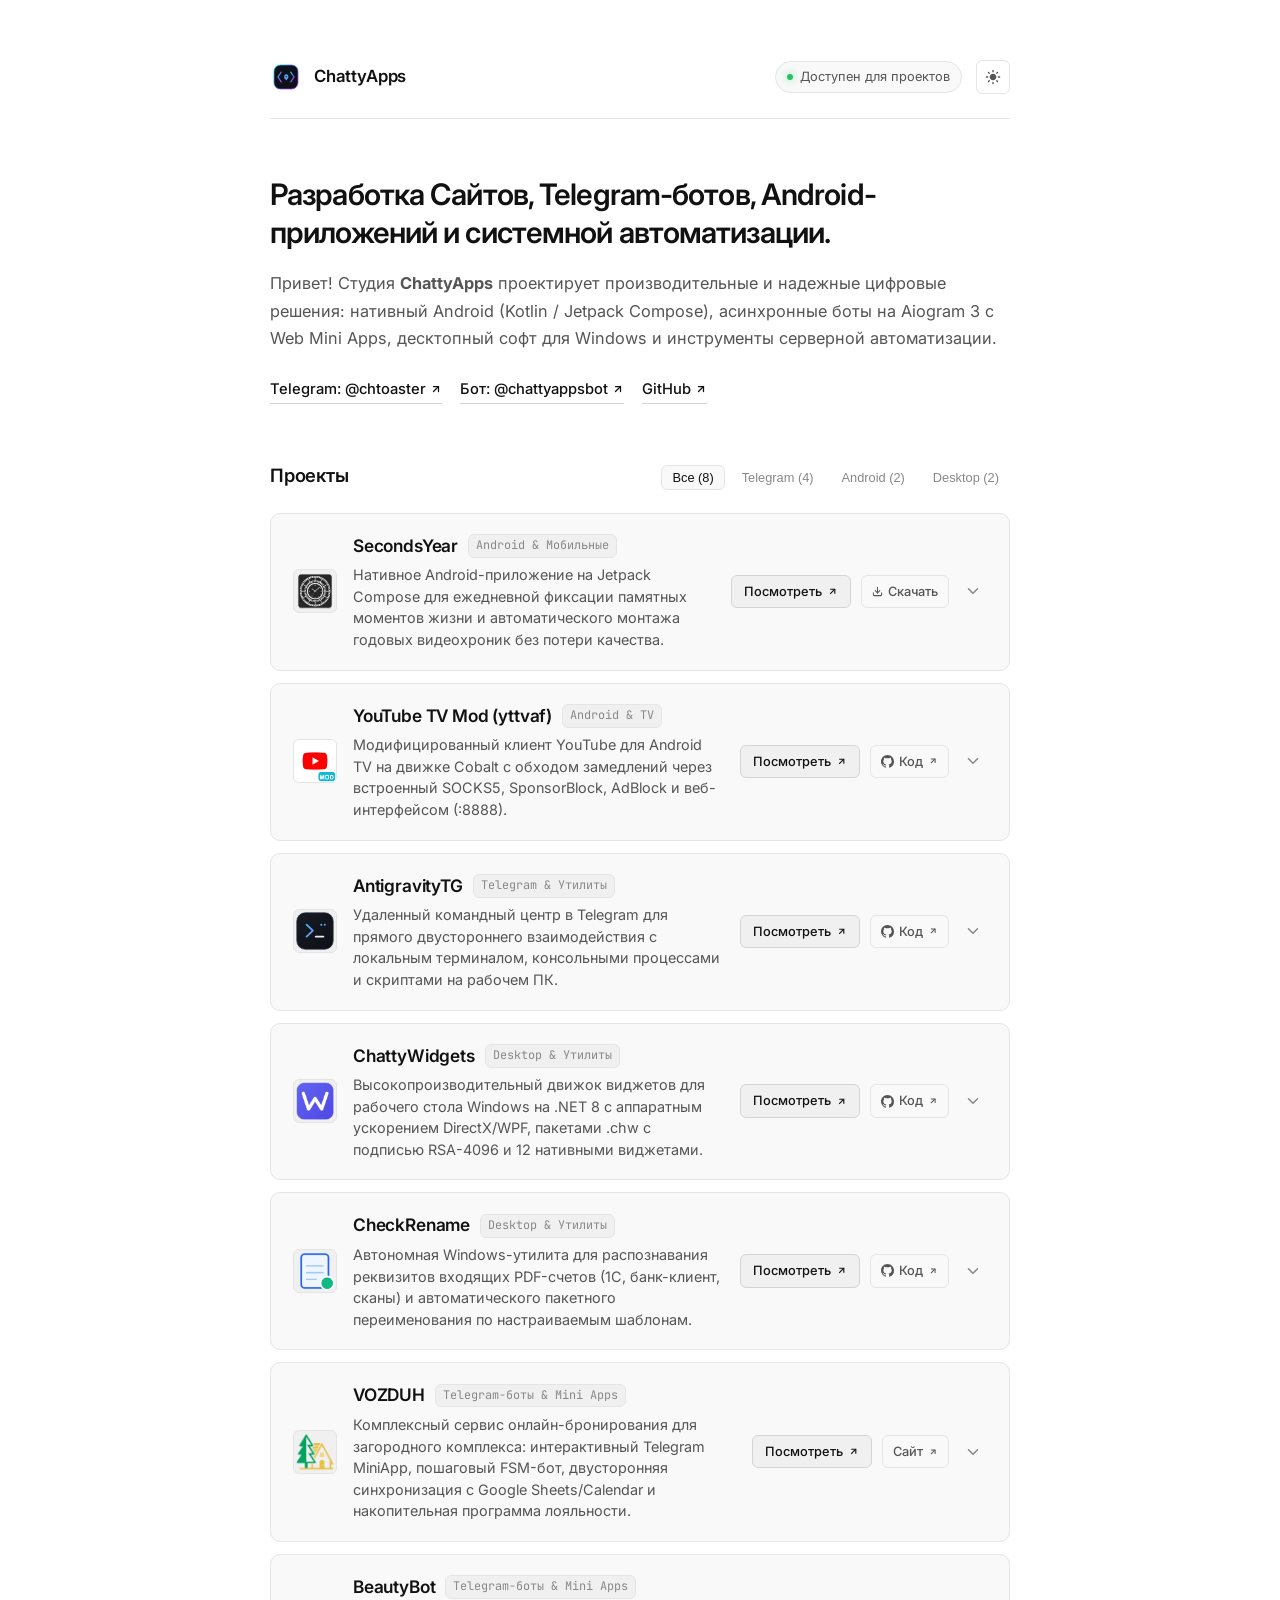
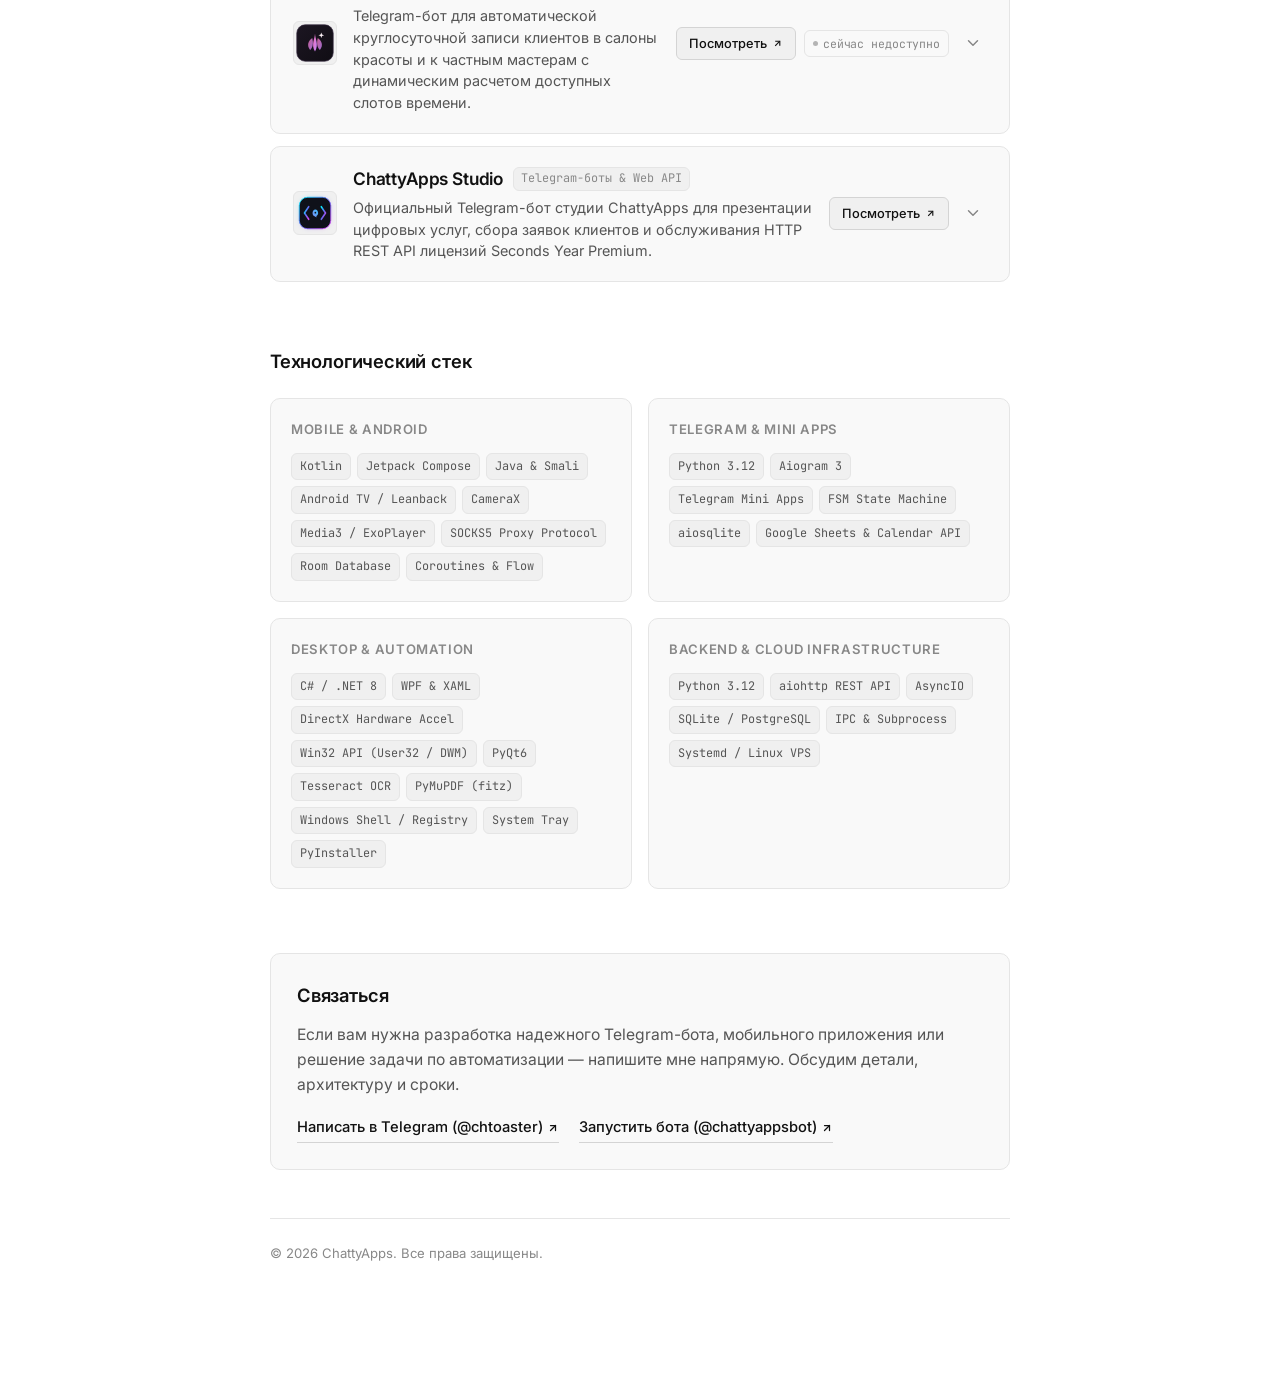
<file: index.html>
<!DOCTYPE html>
<html lang="ru">
<head>
  <meta charset="UTF-8" />
  <meta name="viewport" content="width=device-width, initial-scale=1.0" />
  <title>ChattyApps — Разработка Сайтов, Telegram-ботов, Android и Автоматизации</title>

  <meta name="description" content="Портфолио ChattyApps. Разработка Сайтов, Android-приложений, Telegram-ботов, десктопных утилит и серверной автоматизации." />
  <meta name="author" content="ChattyApps" />

  <!-- Favicon -->
  <link rel="icon" type="image/svg+xml" href="assets/logo.svg" />

  <!-- Fonts -->
  <link rel="preconnect" href="https://fonts.googleapis.com" />
  <link rel="preconnect" href="https://fonts.gstatic.com" crossorigin />
  <link href="https://fonts.googleapis.com/css2?family=Inter:wght@400;500;600;700&family=JetBrains+Mono:wght@400;500&display=swap" rel="stylesheet" />

  <!-- Styles -->
  <link rel="stylesheet" href="styles.css" />
</head>
<body>
  <div class="wrapper">

    <!-- Header -->
    <header class="site-header">
      <div class="brand">
        <div class="brand-icon">
          <img src="assets/logo.svg" alt="ChattyApps Logo" width="32" height="32" />
        </div>
        <span class="brand-name">ChattyApps</span>
      </div>

      <div class="header-actions">
        <div class="status-pill">
          <span class="status-dot"></span>
          <span>Доступен для проектов</span>
        </div>

        <button id="theme-toggle" class="theme-btn" aria-label="Сменить тему">
          <svg class="sun-icon" viewBox="0 0 24 24">
            <path d="M12 7c-2.76 0-5 2.24-5 5s2.24 5 5 5 5-2.24 5-5-2.24-5-5-5zM2 13h2c.55 0 1-.45 1-1s-.45-1-1-1H2c-.55 0-1 .45-1 1s.45 1 1 1zm18 0h2c.55 0 1-.45 1-1s-.45-1-1-1h-2c-.55 0-1 .45-1 1s.45 1 1 1zM11 2v2c0 .55.45 1 1 1s1-.45 1-1V2c0-.55-.45-1-1-1s-1 .45-1 1zm0 18v2c0 .55.45 1 1 1s1-.45 1-1v-2c0-.55-.45-1-1-1s-1 .45-1 1zM5.99 4.58c-.39-.39-1.03-.39-1.41 0s-.39 1.03 0 1.41l1.06 1.06c.39.39 1.03.39 1.41 0s.39-1.03 0-1.41L5.99 4.58zm12.37 12.37c-.39-.39-1.03-.39-1.41 0s-.39 1.03 0 1.41l1.06 1.06c.39.39 1.03.39 1.41 0s.39-1.03 0-1.41l-1.06-1.06zm1.06-10.96c.39-.39.39-1.03 0-1.41s-1.03-.39-1.41 0l-1.06 1.06c-.39.39-.39 1.03 0 1.41s1.03.39 1.41 0l1.06-1.06zM7.05 18.36c.39-.39.39-1.03 0-1.41s-1.03-.39-1.41 0l-1.06 1.06c-.39.39-.39 1.03 0 1.41s1.03.39 1.41 0l1.06-1.06z"/>
          </svg>
          <svg class="moon-icon" viewBox="0 0 24 24">
            <path d="M12.3 2a10 10 0 0 0-1.9 20 10 10 0 0 0 9.7-7.6 1 1 0 0 0-1.2-1.2 8 8 0 1 1-7.8-12.4 1 1 0 0 0 1.2-1.2A10 10 0 0 0 12.3 2z"/>
          </svg>
        </button>
      </div>
    </header>

    <!-- Hero -->
    <section class="hero">
      <h1 class="hero-title">
        Разработка Сайтов, Telegram-ботов, Android-приложений и системной автоматизации.
      </h1>
      <p class="hero-bio">
        Привет! Студия <strong>ChattyApps</strong> проектирует производительные и надежные цифровые решения: нативный Android (Kotlin / Jetpack Compose), асинхронные боты на Aiogram 3 с Web Mini Apps, десктопный софт для Windows и инструменты серверной автоматизации.
      </p>

      <div class="hero-links">
        <a href="https://t.me/chtoaster" target="_blank" rel="noopener noreferrer" class="link-arrow">
          <span>Telegram: @chtoaster</span>
          <svg width="12" height="12" viewBox="0 0 24 24" fill="none" stroke="currentColor" stroke-width="2.5" stroke-linecap="round" stroke-linejoin="round">
            <line x1="7" y1="17" x2="17" y2="7"></line>
            <polyline points="7 7 17 7 17 17"></polyline>
          </svg>
        </a>
        <a href="https://t.me/chattyappsbot" target="_blank" rel="noopener noreferrer" class="link-arrow">
          <span>Бот: @chattyappsbot</span>
          <svg width="12" height="12" viewBox="0 0 24 24" fill="none" stroke="currentColor" stroke-width="2.5" stroke-linecap="round" stroke-linejoin="round">
            <line x1="7" y1="17" x2="17" y2="7"></line>
            <polyline points="7 7 17 7 17 17"></polyline>
          </svg>
        </a>
        <a href="https://github.com/chattytoaster" target="_blank" rel="noopener noreferrer" class="link-arrow">
          <span>GitHub</span>
          <svg width="12" height="12" viewBox="0 0 24 24" fill="none" stroke="currentColor" stroke-width="2.5" stroke-linecap="round" stroke-linejoin="round">
            <line x1="7" y1="17" x2="17" y2="7"></line>
            <polyline points="7 7 17 7 17 17"></polyline>
          </svg>
        </a>
      </div>
    </section>

    <!-- Projects -->
    <section class="section" id="projects">
      <div class="section-head">
        <h2 class="section-title">Проекты</h2>
        <div class="filter-group">
          <button class="filter-btn active" data-filter="all">Все (8)</button>
          <button class="filter-btn" data-filter="telegram">Telegram (4)</button>
          <button class="filter-btn" data-filter="android">Android (2)</button>
          <button class="filter-btn" data-filter="desktop">Desktop (2)</button>
        </div>
      </div>

      <div class="projects-list" id="projects-list">
        <!-- Rendered by script.js -->
      </div>
    </section>

    <!-- Stack -->
    <section class="section">
      <div class="section-head">
        <h2 class="section-title">Технологический стек</h2>
      </div>

      <div class="stack-grid">
        <div class="stack-group">
          <div class="stack-group-title">Mobile & Android</div>
          <div class="stack-items-list">
            <span class="stack-pill">Kotlin</span>
            <span class="stack-pill">Jetpack Compose</span>
            <span class="stack-pill">Java & Smali</span>
            <span class="stack-pill">Android TV / Leanback</span>
            <span class="stack-pill">CameraX</span>
            <span class="stack-pill">Media3 / ExoPlayer</span>
            <span class="stack-pill">SOCKS5 Proxy Protocol</span>
            <span class="stack-pill">Room Database</span>
            <span class="stack-pill">Coroutines & Flow</span>
          </div>
        </div>

        <div class="stack-group">
          <div class="stack-group-title">Telegram & Mini Apps</div>
          <div class="stack-items-list">
            <span class="stack-pill">Python 3.12</span>
            <span class="stack-pill">Aiogram 3</span>
            <span class="stack-pill">Telegram Mini Apps</span>
            <span class="stack-pill">FSM State Machine</span>
            <span class="stack-pill">aiosqlite</span>
            <span class="stack-pill">Google Sheets & Calendar API</span>
          </div>
        </div>

        <div class="stack-group">
          <div class="stack-group-title">Desktop & Automation</div>
          <div class="stack-items-list">
            <span class="stack-pill">C# / .NET 8</span>
            <span class="stack-pill">WPF & XAML</span>
            <span class="stack-pill">DirectX Hardware Accel</span>
            <span class="stack-pill">Win32 API (User32 / DWM)</span>
            <span class="stack-pill">PyQt6</span>
            <span class="stack-pill">Tesseract OCR</span>
            <span class="stack-pill">PyMuPDF (fitz)</span>
            <span class="stack-pill">Windows Shell / Registry</span>
            <span class="stack-pill">System Tray</span>
            <span class="stack-pill">PyInstaller</span>
          </div>
        </div>

        <div class="stack-group">
          <div class="stack-group-title">Backend & Cloud Infrastructure</div>
          <div class="stack-items-list">
            <span class="stack-pill">Python 3.12</span>
            <span class="stack-pill">aiohttp REST API</span>
            <span class="stack-pill">AsyncIO</span>
            <span class="stack-pill">SQLite / PostgreSQL</span>
            <span class="stack-pill">IPC & Subprocess</span>
            <span class="stack-pill">Systemd / Linux VPS</span>
          </div>
        </div>
      </div>
    </section>

    <!-- Contact Box -->
    <section class="contact-box">
      <div class="section-head" style="margin-bottom: 12px;">
        <h2 class="section-title">Связаться</h2>
      </div>
      <p class="contact-text">
        Если вам нужна разработка надежного Telegram-бота, мобильного приложения или решение задачи по автоматизации — напишите мне напрямую. Обсудим детали, архитектуру и сроки.
      </p>
      <div class="contact-actions">
        <a href="https://t.me/chtoaster" target="_blank" rel="noopener noreferrer" class="link-arrow">
          <span>Написать в Telegram (@chtoaster)</span>
          <svg width="12" height="12" viewBox="0 0 24 24" fill="none" stroke="currentColor" stroke-width="2.5" stroke-linecap="round" stroke-linejoin="round">
            <line x1="7" y1="17" x2="17" y2="7"></line>
            <polyline points="7 7 17 7 17 17"></polyline>
          </svg>
        </a>
        <a href="https://t.me/chattyappsbot" target="_blank" rel="noopener noreferrer" class="link-arrow">
          <span>Запустить бота (@chattyappsbot)</span>
          <svg width="12" height="12" viewBox="0 0 24 24" fill="none" stroke="currentColor" stroke-width="2.5" stroke-linecap="round" stroke-linejoin="round">
            <line x1="7" y1="17" x2="17" y2="7"></line>
            <polyline points="7 7 17 7 17 17"></polyline>
          </svg>
        </a>
      </div>
    </section>

    <!-- Footer -->
    <footer class="site-footer">
      <div>© 2026 ChattyApps. Все права защищены.</div>
    </footer>

  </div>

  <script src="projects-data.js"></script>
  <script src="script.js"></script>
</body>
</html>
</file>
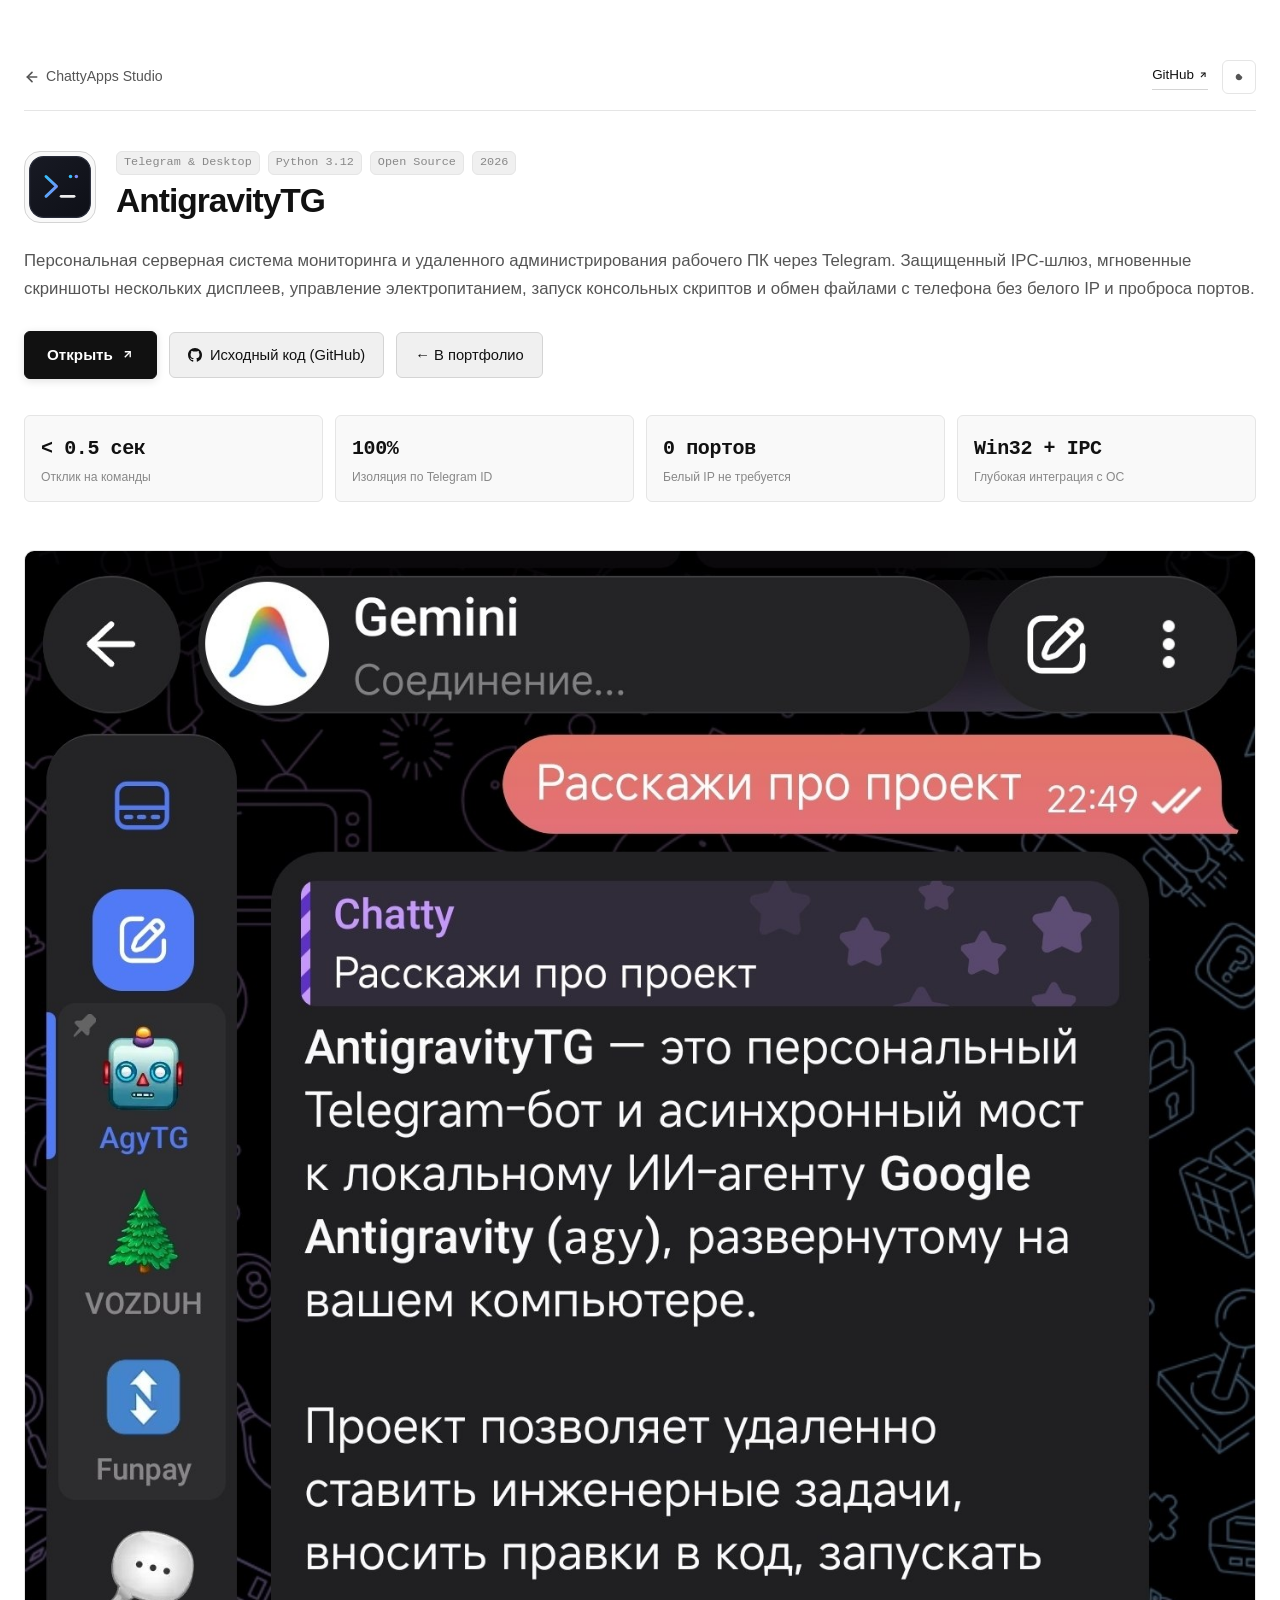
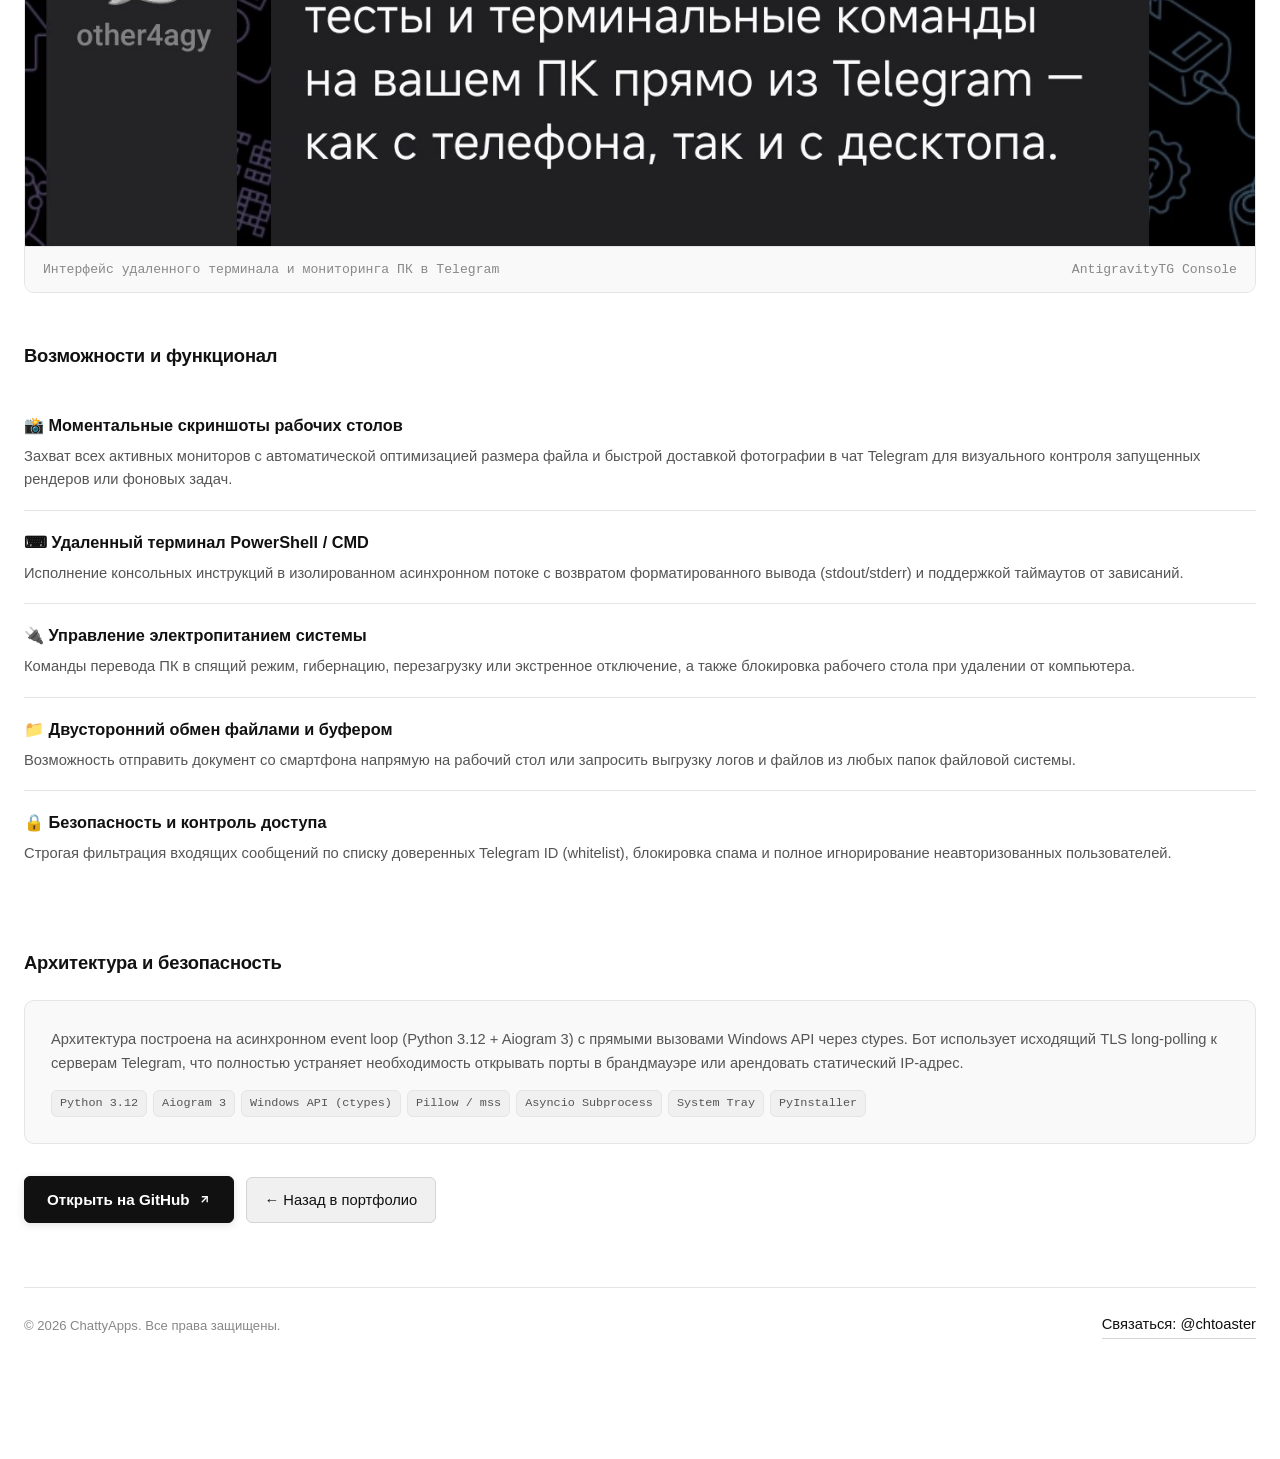
<file: antigravitytg.html>
<!DOCTYPE html>
<html lang="ru">
<head>
  <meta charset="UTF-8" />
  <meta name="viewport" content="width=device-width, initial-scale=1.0" />
  <title>AntigravityTG — Удаленный командный центр и терминал для ПК — ChattyApps</title>
  <meta name="description" content="Удаленный мониторинг и системное администрирование рабочего ПК через Telegram. Защищенный IPC-шлюз, скриншоты, управление электропитанием и терминал." />
  <link rel="stylesheet" href="styles.css" />
  <link rel="icon" href="assets/antigravity-icon.svg" type="image/svg+xml" />
</head>
<body>
  <div class="container">
    <!-- Navigation -->
    <header class="landing-nav-bar">
      <div class="landing-nav-left">
        <a href="index.html" class="landing-back-link" title="Вернуться в портфолио">
          <svg width="16" height="16" viewBox="0 0 24 24" fill="none" stroke="currentColor" stroke-width="2.5" stroke-linecap="round" stroke-linejoin="round">
            <line x1="19" y1="12" x2="5" y2="12"></line>
            <polyline points="12 19 5 12 12 5"></polyline>
          </svg>
          <span>ChattyApps Studio</span>
        </a>
      </div>

      <div class="header-actions">
        <a href="https://github.com/chattytoaster/AntigravityTG" target="_blank" rel="noopener noreferrer" class="link-arrow" style="font-size: 0.84rem;">
          <span>GitHub</span>
          <svg width="10" height="10" viewBox="0 0 24 24" fill="none" stroke="currentColor" stroke-width="2.5"><line x1="7" y1="17" x2="17" y2="7"></line><polyline points="7 7 17 7 17 17"></polyline></svg>
        </a>

        <button id="theme-toggle" class="theme-btn" aria-label="Сменить тему">
          <svg class="sun-icon" viewBox="0 0 24 24">
            <path d="M12 7c-2.76 0-5 2.24-5 5s2.24 5 5 5 5-2.24 5-5-5zM2 13h2c.55 0 1-.45 1-1s-.45-1-1-1H2c-.55 0-1 .45-1 1s.45 1 1 1zm18 0h2c.55 0 1-.45 1-1s-.45-1-1-1h-2c-.55 0-1 .45-1 1s.45 1 1 1zM11 2v2c0 .55.45 1 1 1s1-.45 1-1V2c0-.55-.45-1-1-1s-1 .45-1 1zm0 18v2c0 .55.45 1 1 1s1-.45 1-1v-2c0-.55-.45-1-1-1s-1 .45-1 1zM5.99 4.58c-.39-.39-1.03-.39-1.41 0s-.39 1.03 0 1.41l1.06 1.06c.39.39 1.03.39 1.41 0s.39-1.03 0-1.41L5.99 4.58zm12.37 12.37c-.39-.39-1.03-.39-1.41 0s-.39 1.03 0 1.41l1.06 1.06c.39.39 1.03.39 1.41 0s.39-1.03 0-1.41l-1.06-1.06zm1.06-10.96c.39-.39.39-1.03 0-1.41s-1.03-.39-1.41 0l-1.06 1.06c-.39.39-.39 1.03 0 1.41s1.03.39 1.41 0l1.06-1.06zM7.05 18.36c.39-.39.39-1.03 0-1.41s-1.03-.39-1.41 0l-1.06 1.06c-.39.39-.39 1.03 0 1.41s1.03.39 1.41 0l1.06-1.06z"/>
          </svg>
          <svg class="moon-icon" viewBox="0 0 24 24">
            <path d="M12.3 2a10 10 0 0 0-1.9 20 10 10 0 0 0 9.7-7.6 1 1 0 0 0-1.2-1.2 8 8 0 1 1-7.8-12.4 1 1 0 0 0 1.2-1.2A10 10 0 0 0 12.3 2z"/>
          </svg>
        </button>
      </div>
    </header>

    <!-- Hero -->
    <section class="landing-hero">
      <div class="landing-head">
        <img src="assets/antigravity-icon.svg" alt="AntigravityTG" class="landing-app-icon" />
        <div class="landing-title-wrap">
          <div class="landing-meta-tags">
            <span class="project-tag">Telegram & Desktop</span>
            <span class="project-tag">Python 3.12</span>
            <span class="project-tag">Open Source</span>
            <span class="project-tag">2026</span>
          </div>
          <h1 class="landing-title">AntigravityTG</h1>
        </div>
      </div>

      <p class="landing-lead">
        Персональная серверная система мониторинга и удаленного администрирования рабочего ПК через Telegram. Защищенный IPC-шлюз, мгновенные скриншоты нескольких дисплеев, управление электропитанием, запуск консольных скриптов и обмен файлами с телефона без белого IP и проброса портов.
      </p>

      <!-- Primary Action Buttons -->
      <div class="landing-actions">
        <a href="https://github.com/chattytoaster/AntigravityTG" target="_blank" rel="noopener noreferrer" class="btn-primary-open">
          <span>Открыть</span>
          <svg width="13" height="13" viewBox="0 0 24 24" fill="none" stroke="currentColor" stroke-width="2.5">
            <line x1="7" y1="17" x2="17" y2="7"></line>
            <polyline points="7 7 17 7 17 17"></polyline>
          </svg>
        </a>

        <a href="https://github.com/chattytoaster/AntigravityTG" target="_blank" rel="noopener noreferrer" class="btn-secondary-action">
          <svg width="14" height="14" viewBox="0 0 24 24" fill="currentColor">
            <path d="M12 0C5.37 0 0 5.37 0 12c0 5.31 3.435 9.795 8.205 11.385.6.105.825-.255.825-.57 0-.285-.015-1.23-.015-2.235-3.015.555-3.795-.735-4.035-1.41-.135-.345-.72-1.41-1.23-1.695-.42-.225-1.02-.78-.015-.795.945-.015 1.62.87 1.845 1.23 1.08 1.815 2.805 1.305 3.495.99.105-.78.42-1.305.765-1.605-2.67-.3-5.46-1.335-5.46-5.925 0-1.305.465-2.385 1.23-3.225-.12-.3-.54-1.53.12-3.18 0 0 1.005-.315 3.3 1.23.96-.27 1.98-.405 3-.405s2.04.135 3 .405c2.295-1.56 3.3-1.23 3.3-1.23.66 1.65.24 2.88.12 3.18.765.84 1.23 1.905 1.23 3.225 0 4.605-2.805 5.625-5.475 5.925.435.375.81 1.095.81 2.22 0 1.605-.015 2.895-.015 3.3 0 .315.225.69.825.57A12.02 12.02 0 0024 12c0-6.63-5.37-12-12-12z"/>
          </svg>
          <span>Исходный код (GitHub)</span>
        </a>

        <a href="index.html" class="btn-secondary-action">
          <span>← В портфолио</span>
        </a>
      </div>

      <!-- Quick Metrics -->
      <div class="metrics-grid">
        <div class="metric-card">
          <span class="metric-val">&lt; 0.5 сек</span>
          <span class="metric-lbl">Отклик на команды</span>
        </div>
        <div class="metric-card">
          <span class="metric-val">100%</span>
          <span class="metric-lbl">Изоляция по Telegram ID</span>
        </div>
        <div class="metric-card">
          <span class="metric-val">0 портов</span>
          <span class="metric-lbl">Белый IP не требуется</span>
        </div>
        <div class="metric-card">
          <span class="metric-val">Win32 + IPC</span>
          <span class="metric-lbl">Глубокая интеграция с ОС</span>
        </div>
      </div>

      <!-- Preview Image Showcase -->
      <div class="landing-media-box">
        <img src="assets/antigravity-preview.jpg" alt="Интерфейс мобильного командного центра AntigravityTG" loading="lazy" />
        <div class="landing-media-caption">
          <span>Интерфейс удаленного терминала и мониторинга ПК в Telegram</span>
          <span>AntigravityTG Console</span>
        </div>
      </div>
    </section>

    <!-- Key Features -->
    <section class="section">
      <div class="section-head">
        <h2 class="section-title">Возможности и функционал</h2>
      </div>

      <div>
        <div class="landing-feature-item">
          <div class="landing-feature-title">
            <span>📸 Моментальные скриншоты рабочих столов</span>
          </div>
          <p class="landing-feature-desc">
            Захват всех активных мониторов с автоматической оптимизацией размера файла и быстрой доставкой фотографии в чат Telegram для визуального контроля запущенных рендеров или фоновых задач.
          </p>
        </div>

        <div class="landing-feature-item">
          <div class="landing-feature-title">
            <span>⌨ Удаленный терминал PowerShell / CMD</span>
          </div>
          <p class="landing-feature-desc">
            Исполнение консольных инструкций в изолированном асинхронном потоке с возвратом форматированного вывода (stdout/stderr) и поддержкой таймаутов от зависаний.
          </p>
        </div>

        <div class="landing-feature-item">
          <div class="landing-feature-title">
            <span>🔌 Управление электропитанием системы</span>
          </div>
          <p class="landing-feature-desc">
            Команды перевода ПК в спящий режим, гибернацию, перезагрузку или экстренное отключение, а также блокировка рабочего стола при удалении от компьютера.
          </p>
        </div>

        <div class="landing-feature-item">
          <div class="landing-feature-title">
            <span>📁 Двусторонний обмен файлами и буфером</span>
          </div>
          <p class="landing-feature-desc">
            Возможность отправить документ со смартфона напрямую на рабочий стол или запросить выгрузку логов и файлов из любых папок файловой системы.
          </p>
        </div>

        <div class="landing-feature-item">
          <div class="landing-feature-title">
            <span>🔒 Безопасность и контроль доступа</span>
          </div>
          <p class="landing-feature-desc">
            Строгая фильтрация входящих сообщений по списку доверенных Telegram ID (whitelist), блокировка спама и полное игнорирование неавторизованных пользователей.
          </p>
        </div>
      </div>
    </section>

    <!-- Architecture & Stack -->
    <section class="section">
      <div class="section-head">
        <h2 class="section-title">Архитектура и безопасность</h2>
      </div>

      <div class="contact-box" style="margin-bottom: 24px;">
        <p class="drawer-text" style="margin-bottom: 14px;">
          Архитектура построена на асинхронном event loop (Python 3.12 + Aiogram 3) с прямыми вызовами Windows API через ctypes. Бот использует исходящий TLS long-polling к серверам Telegram, что полностью устраняет необходимость открывать порты в брандмауэре или арендовать статический IP-адрес.
        </p>

        <div class="drawer-stack">
          <span class="stack-pill">Python 3.12</span>
          <span class="stack-pill">Aiogram 3</span>
          <span class="stack-pill">Windows API (ctypes)</span>
          <span class="stack-pill">Pillow / mss</span>
          <span class="stack-pill">Asyncio Subprocess</span>
          <span class="stack-pill">System Tray</span>
          <span class="stack-pill">PyInstaller</span>
        </div>
      </div>

      <!-- Action Buttons Bottom -->
      <div class="landing-actions" style="margin-top: 32px;">
        <a href="https://github.com/chattytoaster/AntigravityTG" target="_blank" rel="noopener noreferrer" class="btn-primary-open">
          <span>Открыть на GitHub</span>
          <svg width="13" height="13" viewBox="0 0 24 24" fill="none" stroke="currentColor" stroke-width="2.5"><line x1="7" y1="17" x2="17" y2="7"></line><polyline points="7 7 17 7 17 17"></polyline></svg>
        </a>

        <a href="index.html" class="btn-secondary-action">
          <span>← Назад в портфолио</span>
        </a>
      </div>
    </section>

    <!-- Footer -->
    <footer class="site-footer">
      <div>
        <span>© 2026 ChattyApps. Все права защищены.</span>
      </div>
      <div>
        <a href="https://t.me/chtoaster" target="_blank" rel="noopener noreferrer" class="link-arrow">
          <span>Связаться: @chtoaster</span>
        </a>
      </div>
    </footer>
  </div>

  <script src="script.js"></script>
</body>
</html>
</file>
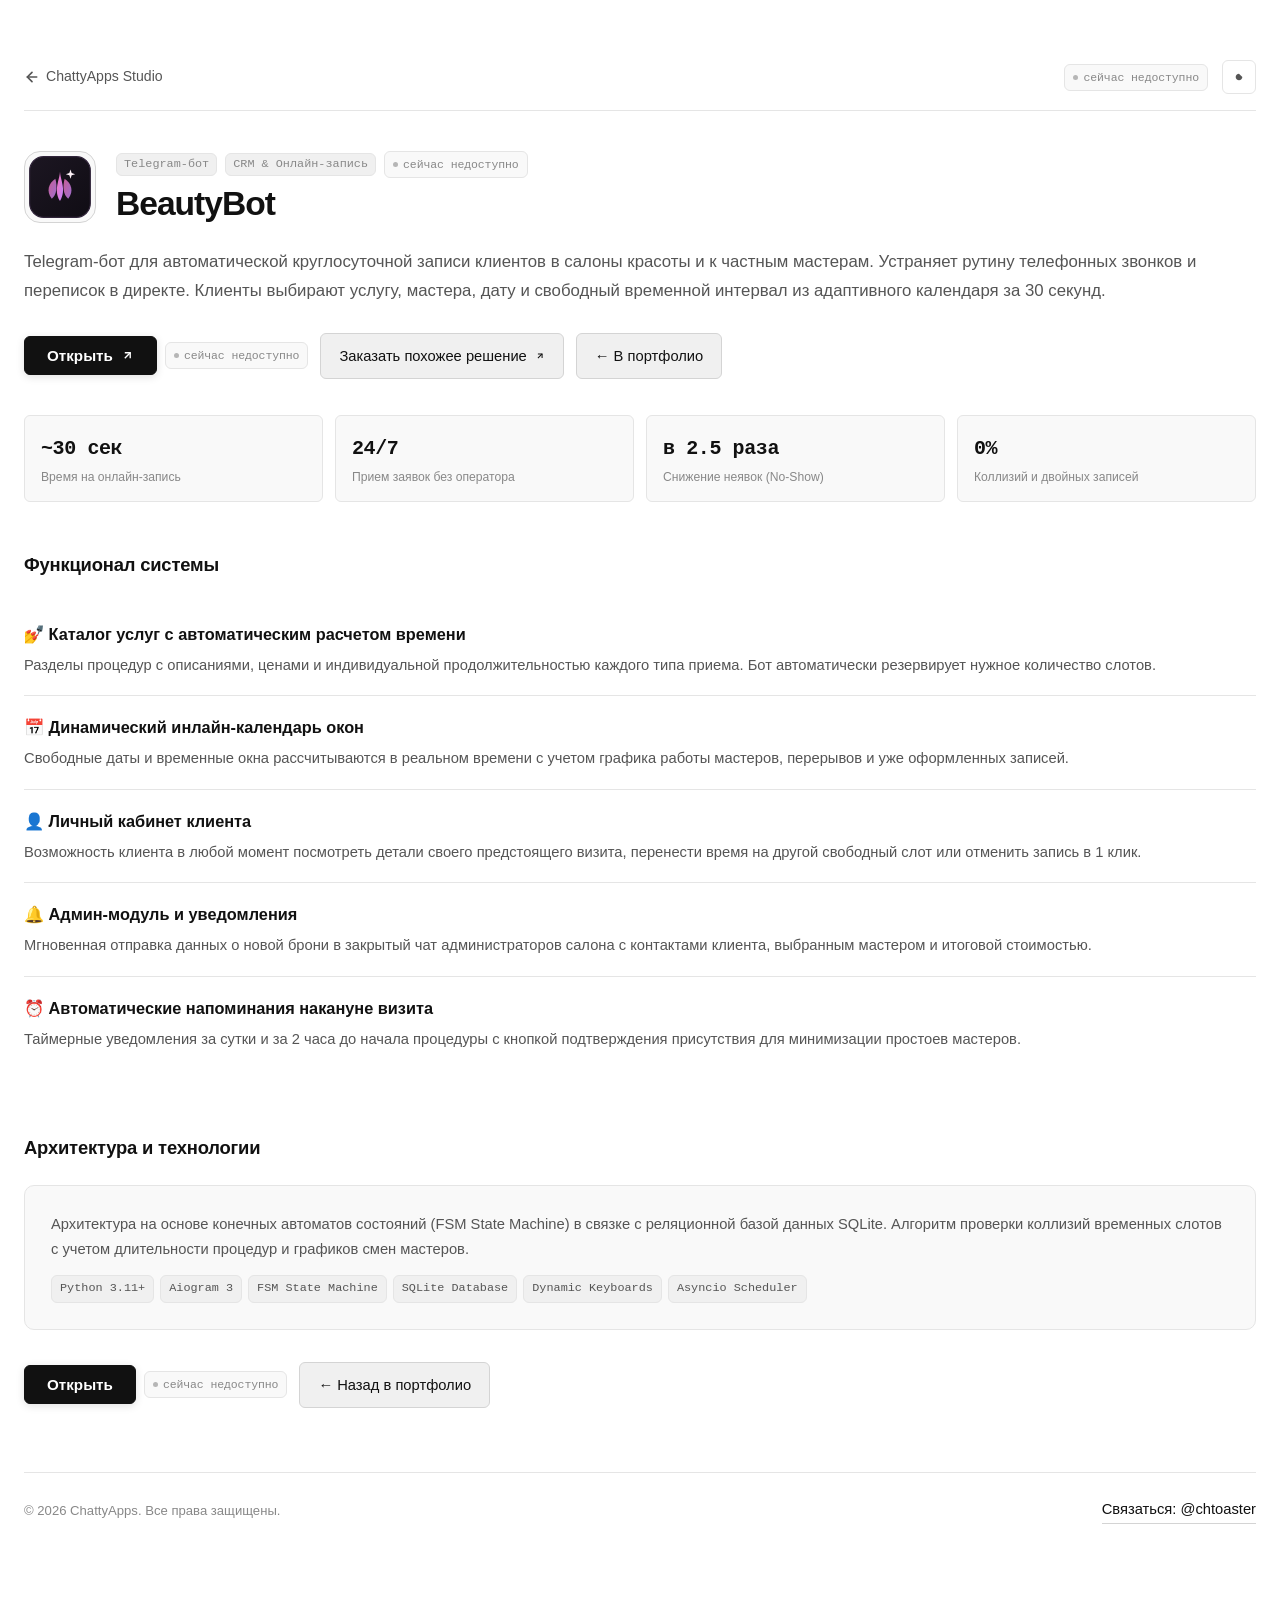
<file: beautybot.html>
<!DOCTYPE html>
<html lang="ru">
<head>
  <meta charset="UTF-8" />
  <meta name="viewport" content="width=device-width, initial-scale=1.0" />
  <title>BeautyBot — Умная онлайн-запись и CRM для индустрии красоты — ChattyApps</title>
  <meta name="description" content="Telegram-бот для автоматической круглосуточной записи клиентов в салоны красоты с динамическим расчетом доступных слотов и личным кабинетом." />
  <link rel="stylesheet" href="styles.css" />
  <link rel="icon" href="assets/beautybot-icon.svg" type="image/svg+xml" />
</head>
<body>
  <div class="container">
    <!-- Navigation -->
    <header class="landing-nav-bar">
      <div class="landing-nav-left">
        <a href="index.html" class="landing-back-link" title="Вернуться в портфолио">
          <svg width="16" height="16" viewBox="0 0 24 24" fill="none" stroke="currentColor" stroke-width="2.5" stroke-linecap="round" stroke-linejoin="round">
            <line x1="19" y1="12" x2="5" y2="12"></line>
            <polyline points="12 19 5 12 12 5"></polyline>
          </svg>
          <span>ChattyApps Studio</span>
        </a>
      </div>

      <div class="header-actions">
        <span class="badge-unavailable">сейчас недоступно</span>

        <button id="theme-toggle" class="theme-btn" aria-label="Сменить тему">
          <svg class="sun-icon" viewBox="0 0 24 24">
            <path d="M12 7c-2.76 0-5 2.24-5 5s2.24 5 5 5 5-2.24 5-5-5zM2 13h2c.55 0 1-.45 1-1s-.45-1-1-1H2c-.55 0-1 .45-1 1s.45 1 1 1zm18 0h2c.55 0 1-.45 1-1s-.45-1-1-1h-2c-.55 0-1 .45-1 1s.45 1 1 1zM11 2v2c0 .55.45 1 1 1s1-.45 1-1V2c0-.55-.45-1-1-1s-1 .45-1 1zm0 18v2c0 .55.45 1 1 1s1-.45 1-1v-2c0-.55-.45-1-1-1s-1 .45-1 1zM5.99 4.58c-.39-.39-1.03-.39-1.41 0s-.39 1.03 0 1.41l1.06 1.06c.39.39 1.03.39 1.41 0s.39-1.03 0-1.41L5.99 4.58zm12.37 12.37c-.39-.39-1.03-.39-1.41 0s-.39 1.03 0 1.41l1.06 1.06c.39.39 1.03.39 1.41 0s.39-1.03 0-1.41l-1.06-1.06zm1.06-10.96c.39-.39.39-1.03 0-1.41s-1.03-.39-1.41 0l-1.06 1.06c-.39.39-.39 1.03 0 1.41s1.03.39 1.41 0l1.06-1.06zM7.05 18.36c.39-.39.39-1.03 0-1.41s-1.03-.39-1.41 0l-1.06 1.06c-.39.39-.39 1.03 0 1.41s1.03.39 1.41 0l1.06-1.06z"/>
          </svg>
          <svg class="moon-icon" viewBox="0 0 24 24">
            <path d="M12.3 2a10 10 0 0 0-1.9 20 10 10 0 0 0 9.7-7.6 1 1 0 0 0-1.2-1.2 8 8 0 1 1-7.8-12.4 1 1 0 0 0 1.2-1.2A10 10 0 0 0 12.3 2z"/>
          </svg>
        </button>
      </div>
    </header>

    <!-- Hero -->
    <section class="landing-hero">
      <div class="landing-head">
        <img src="assets/beautybot-icon.svg" alt="BeautyBot" class="landing-app-icon" />
        <div class="landing-title-wrap">
          <div class="landing-meta-tags">
            <span class="project-tag">Telegram-бот</span>
            <span class="project-tag">CRM & Онлайн-запись</span>
            <span class="badge-unavailable">сейчас недоступно</span>
          </div>
          <h1 class="landing-title">BeautyBot</h1>
        </div>
      </div>

      <p class="landing-lead">
        Telegram-бот для автоматической круглосуточной записи клиентов в салоны красоты и к частным мастерам. Устраняет рутину телефонных звонков и переписок в директе. Клиенты выбирают услугу, мастера, дату и свободный временной интервал из адаптивного календаря за 30 секунд.
      </p>

      <!-- Primary Action Buttons (Disabled as requested) -->
      <div class="landing-actions">
        <div class="action-btn-group is-disabled" title="сейчас недоступно">
          <button type="button" class="btn-primary-open is-disabled" disabled aria-disabled="true">
            <span>Открыть</span>
            <svg width="13" height="13" viewBox="0 0 24 24" fill="none" stroke="currentColor" stroke-width="2.5">
              <line x1="7" y1="17" x2="17" y2="7"></line>
              <polyline points="7 7 17 7 17 17"></polyline>
            </svg>
          </button>
          <span class="badge-unavailable">сейчас недоступно</span>
        </div>

        <a href="https://t.me/chtoaster?text=%D0%97%D0%B4%D1%80%D0%B0%D0%B2%D1%81%D1%82%D0%B2%D1%83%D0%B9%D1%82%D0%B5!%20%D0%98%D0%BD%D1%82%D0%B5%D1%80%D0%B5%D1%81%D1%83%D0%B5%D1%82%20%D1%80%D0%B0%D0%B7%D1%80%D0%B0%D0%B1%D0%BE%D1%82%D0%BA%D0%B0%20%D0%B1%D0%BE%D1%82%D0%B0%20%D0%B7%D0%B0%D0%BF%D0%B8%D1%81%D0%B8%20%D0%B4%D0%BB%D1%8F%20%D1%81%D0%B0%D0%BB%D0%BE%D0%BD%D0%B0" target="_blank" rel="noopener noreferrer" class="btn-secondary-action">
          <span>Заказать похожее решение</span>
          <svg width="10" height="10" viewBox="0 0 24 24" fill="none" stroke="currentColor" stroke-width="2.5"><line x1="7" y1="17" x2="17" y2="7"></line><polyline points="7 7 17 7 17 17"></polyline></svg>
        </a>

        <a href="index.html" class="btn-secondary-action">
          <span>← В портфолио</span>
        </a>
      </div>

      <!-- Quick Metrics -->
      <div class="metrics-grid">
        <div class="metric-card">
          <span class="metric-val">~30 сек</span>
          <span class="metric-lbl">Время на онлайн-запись</span>
        </div>
        <div class="metric-card">
          <span class="metric-val">24/7</span>
          <span class="metric-lbl">Прием заявок без оператора</span>
        </div>
        <div class="metric-card">
          <span class="metric-val">в 2.5 раза</span>
          <span class="metric-lbl">Снижение неявок (No-Show)</span>
        </div>
        <div class="metric-card">
          <span class="metric-val">0%</span>
          <span class="metric-lbl">Коллизий и двойных записей</span>
        </div>
      </div>
    </section>

    <!-- Key Features -->
    <section class="section">
      <div class="section-head">
        <h2 class="section-title">Функционал системы</h2>
      </div>

      <div>
        <div class="landing-feature-item">
          <div class="landing-feature-title">
            <span>💅 Каталог услуг с автоматическим расчетом времени</span>
          </div>
          <p class="landing-feature-desc">
            Разделы процедур с описаниями, ценами и индивидуальной продолжительностью каждого типа приема. Бот автоматически резервирует нужное количество слотов.
          </p>
        </div>

        <div class="landing-feature-item">
          <div class="landing-feature-title">
            <span>📅 Динамический инлайн-календарь окон</span>
          </div>
          <p class="landing-feature-desc">
            Свободные даты и временные окна рассчитываются в реальном времени с учетом графика работы мастеров, перерывов и уже оформленных записей.
          </p>
        </div>

        <div class="landing-feature-item">
          <div class="landing-feature-title">
            <span>👤 Личный кабинет клиента</span>
          </div>
          <p class="landing-feature-desc">
            Возможность клиента в любой момент посмотреть детали своего предстоящего визита, перенести время на другой свободный слот или отменить запись в 1 клик.
          </p>
        </div>

        <div class="landing-feature-item">
          <div class="landing-feature-title">
            <span>🔔 Админ-модуль и уведомления</span>
          </div>
          <p class="landing-feature-desc">
            Мгновенная отправка данных о новой брони в закрытый чат администраторов салона с контактами клиента, выбранным мастером и итоговой стоимостью.
          </p>
        </div>

        <div class="landing-feature-item">
          <div class="landing-feature-title">
            <span>⏰ Автоматические напоминания накануне визита</span>
          </div>
          <p class="landing-feature-desc">
            Таймерные уведомления за сутки и за 2 часа до начала процедуры с кнопкой подтверждения присутствия для минимизации простоев мастеров.
          </p>
        </div>
      </div>
    </section>

    <!-- Architecture & Stack -->
    <section class="section">
      <div class="section-head">
        <h2 class="section-title">Архитектура и технологии</h2>
      </div>

      <div class="contact-box" style="margin-bottom: 24px;">
        <p class="drawer-text" style="margin-bottom: 14px;">
          Архитектура на основе конечных автоматов состояний (FSM State Machine) в связке с реляционной базой данных SQLite. Алгоритм проверки коллизий временных слотов с учетом длительности процедур и графиков смен мастеров.
        </p>

        <div class="drawer-stack">
          <span class="stack-pill">Python 3.11+</span>
          <span class="stack-pill">Aiogram 3</span>
          <span class="stack-pill">FSM State Machine</span>
          <span class="stack-pill">SQLite Database</span>
          <span class="stack-pill">Dynamic Keyboards</span>
          <span class="stack-pill">Asyncio Scheduler</span>
        </div>
      </div>

      <!-- Action Buttons Bottom -->
      <div class="landing-actions" style="margin-top: 32px;">
        <div class="action-btn-group is-disabled" title="сейчас недоступно">
          <button type="button" class="btn-primary-open is-disabled" disabled aria-disabled="true">
            <span>Открыть</span>
          </button>
          <span class="badge-unavailable">сейчас недоступно</span>
        </div>

        <a href="index.html" class="btn-secondary-action">
          <span>← Назад в портфолио</span>
        </a>
      </div>
    </section>

    <!-- Footer -->
    <footer class="site-footer">
      <div>
        <span>© 2026 ChattyApps. Все права защищены.</span>
      </div>
      <div>
        <a href="https://t.me/chtoaster" target="_blank" rel="noopener noreferrer" class="link-arrow">
          <span>Связаться: @chtoaster</span>
        </a>
      </div>
    </footer>
  </div>

  <script src="script.js"></script>
</body>
</html>
</file>
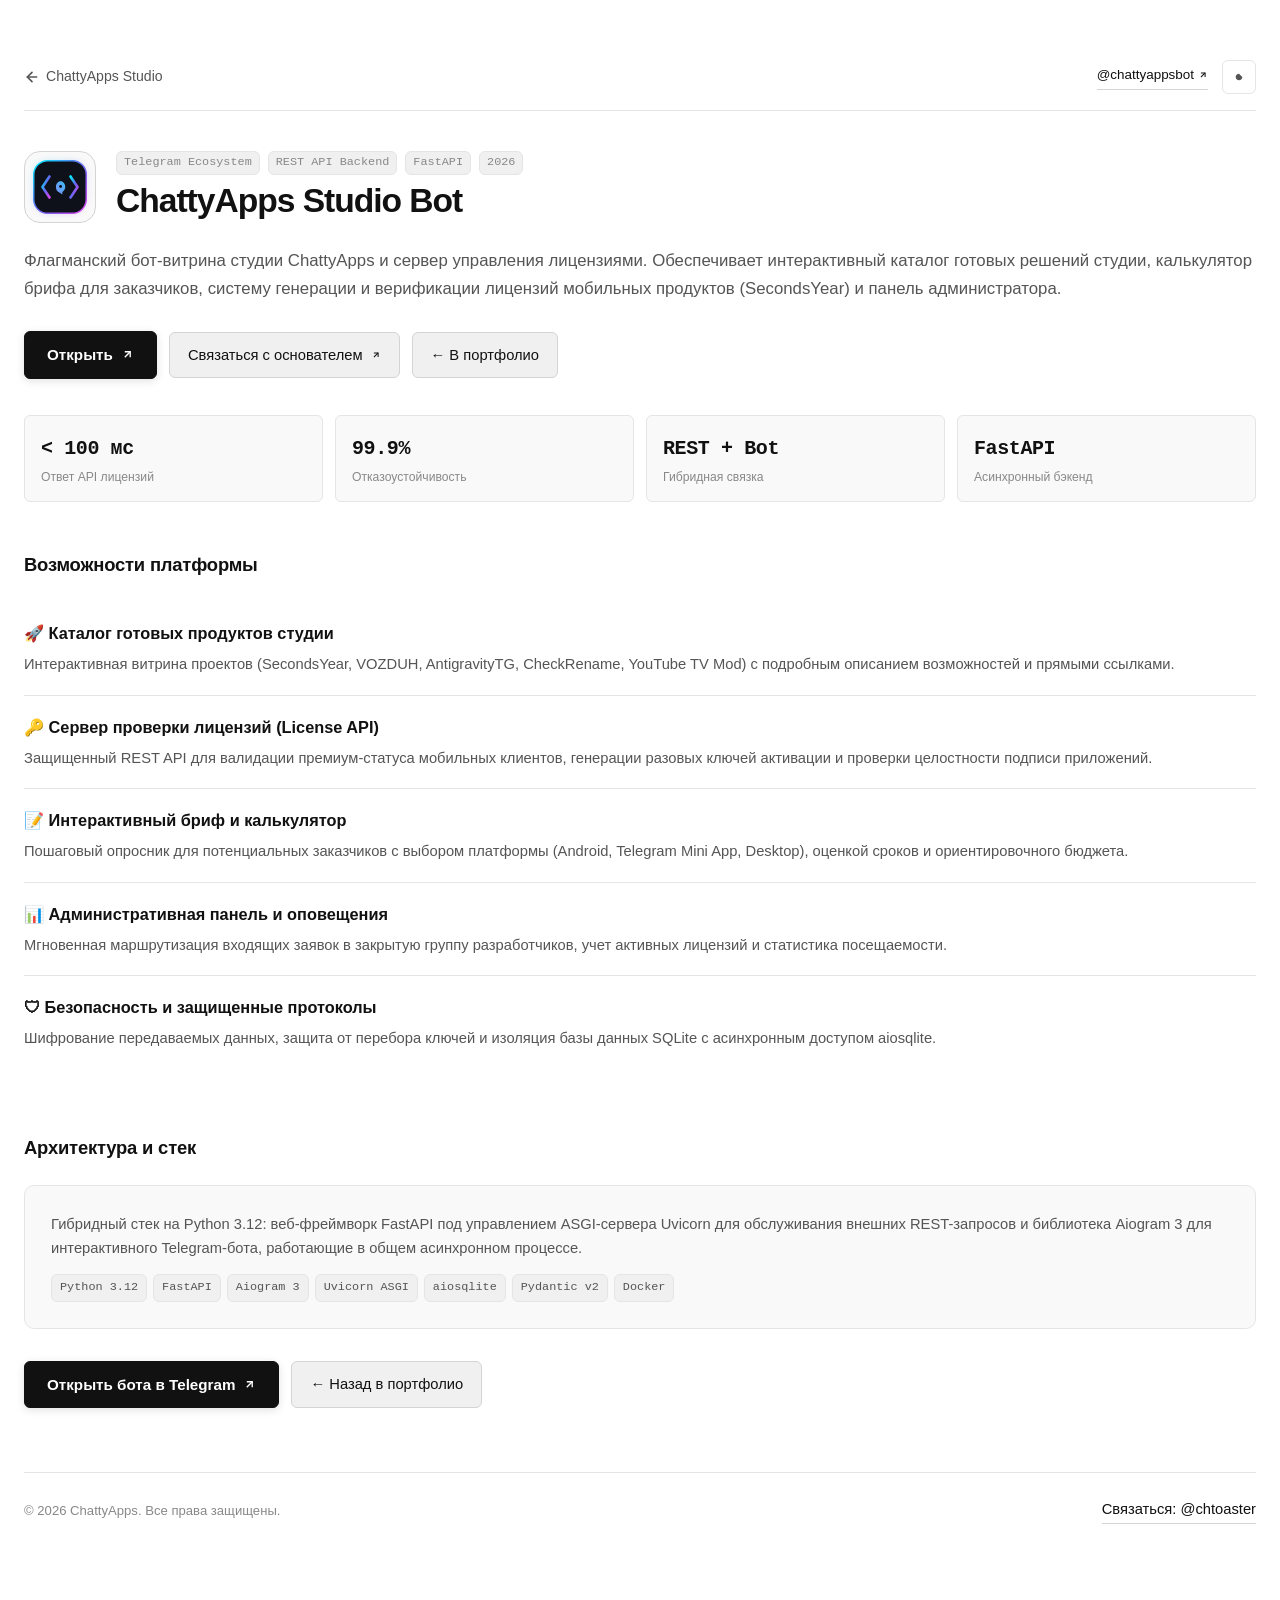
<file: chattyapps.html>
<!DOCTYPE html>
<html lang="ru">
<head>
  <meta charset="UTF-8" />
  <meta name="viewport" content="width=device-width, initial-scale=1.0" />
  <title>ChattyApps Studio — Бот-витрина и серверная экосистема — ChattyApps</title>
  <meta name="description" content="Флагманский бот-витрина студии ChattyApps и сервер управления лицензиями мобильных продуктов с бэкендом на FastAPI и Aiogram 3." />
  <link rel="stylesheet" href="styles.css" />
  <link rel="icon" href="assets/logo.svg" type="image/svg+xml" />
</head>
<body>
  <div class="container">
    <!-- Navigation -->
    <header class="landing-nav-bar">
      <div class="landing-nav-left">
        <a href="index.html" class="landing-back-link" title="Вернуться в портфолио">
          <svg width="16" height="16" viewBox="0 0 24 24" fill="none" stroke="currentColor" stroke-width="2.5" stroke-linecap="round" stroke-linejoin="round">
            <line x1="19" y1="12" x2="5" y2="12"></line>
            <polyline points="12 19 5 12 12 5"></polyline>
          </svg>
          <span>ChattyApps Studio</span>
        </a>
      </div>

      <div class="header-actions">
        <a href="https://t.me/chattyappsbot" target="_blank" rel="noopener noreferrer" class="link-arrow" style="font-size: 0.84rem;">
          <span>@chattyappsbot</span>
          <svg width="10" height="10" viewBox="0 0 24 24" fill="none" stroke="currentColor" stroke-width="2.5"><line x1="7" y1="17" x2="17" y2="7"></line><polyline points="7 7 17 7 17 17"></polyline></svg>
        </a>

        <button id="theme-toggle" class="theme-btn" aria-label="Сменить тему">
          <svg class="sun-icon" viewBox="0 0 24 24">
            <path d="M12 7c-2.76 0-5 2.24-5 5s2.24 5 5 5 5-2.24 5-5-5zM2 13h2c.55 0 1-.45 1-1s-.45-1-1-1H2c-.55 0-1 .45-1 1s.45 1 1 1zm18 0h2c.55 0 1-.45 1-1s-.45-1-1-1h-2c-.55 0-1 .45-1 1s.45 1 1 1zM11 2v2c0 .55.45 1 1 1s1-.45 1-1V2c0-.55-.45-1-1-1s-1 .45-1 1zm0 18v2c0 .55.45 1 1 1s1-.45 1-1v-2c0-.55-.45-1-1-1s-1 .45-1 1zM5.99 4.58c-.39-.39-1.03-.39-1.41 0s-.39 1.03 0 1.41l1.06 1.06c.39.39 1.03.39 1.41 0s.39-1.03 0-1.41L5.99 4.58zm12.37 12.37c-.39-.39-1.03-.39-1.41 0s-.39 1.03 0 1.41l1.06 1.06c.39.39 1.03.39 1.41 0s.39-1.03 0-1.41l-1.06-1.06zm1.06-10.96c.39-.39.39-1.03 0-1.41s-1.03-.39-1.41 0l-1.06 1.06c-.39.39-.39 1.03 0 1.41s1.03.39 1.41 0l1.06-1.06zM7.05 18.36c.39-.39.39-1.03 0-1.41s-1.03-.39-1.41 0l-1.06 1.06c-.39.39-.39 1.03 0 1.41s1.03.39 1.41 0l1.06-1.06z"/>
          </svg>
          <svg class="moon-icon" viewBox="0 0 24 24">
            <path d="M12.3 2a10 10 0 0 0-1.9 20 10 10 0 0 0 9.7-7.6 1 1 0 0 0-1.2-1.2 8 8 0 1 1-7.8-12.4 1 1 0 0 0 1.2-1.2A10 10 0 0 0 12.3 2z"/>
          </svg>
        </button>
      </div>
    </header>

    <!-- Hero -->
    <section class="landing-hero">
      <div class="landing-head">
        <img src="assets/logo.svg" alt="ChattyApps Studio" class="landing-app-icon" />
        <div class="landing-title-wrap">
          <div class="landing-meta-tags">
            <span class="project-tag">Telegram Ecosystem</span>
            <span class="project-tag">REST API Backend</span>
            <span class="project-tag">FastAPI</span>
            <span class="project-tag">2026</span>
          </div>
          <h1 class="landing-title">ChattyApps Studio Bot</h1>
        </div>
      </div>

      <p class="landing-lead">
        Флагманский бот-витрина студии ChattyApps и сервер управления лицензиями. Обеспечивает интерактивный каталог готовых решений студии, калькулятор брифа для заказчиков, систему генерации и верификации лицензий мобильных продуктов (SecondsYear) и панель администратора.
      </p>

      <!-- Primary Action Buttons -->
      <div class="landing-actions">
        <a href="https://t.me/chattyappsbot" target="_blank" rel="noopener noreferrer" class="btn-primary-open">
          <span>Открыть</span>
          <svg width="13" height="13" viewBox="0 0 24 24" fill="none" stroke="currentColor" stroke-width="2.5">
            <line x1="7" y1="17" x2="17" y2="7"></line>
            <polyline points="7 7 17 7 17 17"></polyline>
          </svg>
        </a>

        <a href="https://t.me/chtoaster" target="_blank" rel="noopener noreferrer" class="btn-secondary-action">
          <span>Связаться с основателем</span>
          <svg width="10" height="10" viewBox="0 0 24 24" fill="none" stroke="currentColor" stroke-width="2.5"><line x1="7" y1="17" x2="17" y2="7"></line><polyline points="7 7 17 7 17 17"></polyline></svg>
        </a>

        <a href="index.html" class="btn-secondary-action">
          <span>← В портфолио</span>
        </a>
      </div>

      <!-- Quick Metrics -->
      <div class="metrics-grid">
        <div class="metric-card">
          <span class="metric-val">&lt; 100 мс</span>
          <span class="metric-lbl">Ответ API лицензий</span>
        </div>
        <div class="metric-card">
          <span class="metric-val">99.9%</span>
          <span class="metric-lbl">Отказоустойчивость</span>
        </div>
        <div class="metric-card">
          <span class="metric-val">REST + Bot</span>
          <span class="metric-lbl">Гибридная связка</span>
        </div>
        <div class="metric-card">
          <span class="metric-val">FastAPI</span>
          <span class="metric-lbl">Асинхронный бэкенд</span>
        </div>
      </div>
    </section>

    <!-- Key Features -->
    <section class="section">
      <div class="section-head">
        <h2 class="section-title">Возможности платформы</h2>
      </div>

      <div>
        <div class="landing-feature-item">
          <div class="landing-feature-title">
            <span>🚀 Каталог готовых продуктов студии</span>
          </div>
          <p class="landing-feature-desc">
            Интерактивная витрина проектов (SecondsYear, VOZDUH, AntigravityTG, CheckRename, YouTube TV Mod) с подробным описанием возможностей и прямыми ссылками.
          </p>
        </div>

        <div class="landing-feature-item">
          <div class="landing-feature-title">
            <span>🔑 Сервер проверки лицензий (License API)</span>
          </div>
          <p class="landing-feature-desc">
            Защищенный REST API для валидации премиум-статуса мобильных клиентов, генерации разовых ключей активации и проверки целостности подписи приложений.
          </p>
        </div>

        <div class="landing-feature-item">
          <div class="landing-feature-title">
            <span>📝 Интерактивный бриф и калькулятор</span>
          </div>
          <p class="landing-feature-desc">
            Пошаговый опросник для потенциальных заказчиков с выбором платформы (Android, Telegram Mini App, Desktop), оценкой сроков и ориентировочного бюджета.
          </p>
        </div>

        <div class="landing-feature-item">
          <div class="landing-feature-title">
            <span>📊 Административная панель и оповещения</span>
          </div>
          <p class="landing-feature-desc">
            Мгновенная маршрутизация входящих заявок в закрытую группу разработчиков, учет активных лицензий и статистика посещаемости.
          </p>
        </div>

        <div class="landing-feature-item">
          <div class="landing-feature-title">
            <span>🛡 Безопасность и защищенные протоколы</span>
          </div>
          <p class="landing-feature-desc">
            Шифрование передаваемых данных, защита от перебора ключей и изоляция базы данных SQLite с асинхронным доступом aiosqlite.
          </p>
        </div>
      </div>
    </section>

    <!-- Architecture & Stack -->
    <section class="section">
      <div class="section-head">
        <h2 class="section-title">Архитектура и стек</h2>
      </div>

      <div class="contact-box" style="margin-bottom: 24px;">
        <p class="drawer-text" style="margin-bottom: 14px;">
          Гибридный стек на Python 3.12: веб-фреймворк FastAPI под управлением ASGI-сервера Uvicorn для обслуживания внешних REST-запросов и библиотека Aiogram 3 для интерактивного Telegram-бота, работающие в общем асинхронном процессе.
        </p>

        <div class="drawer-stack">
          <span class="stack-pill">Python 3.12</span>
          <span class="stack-pill">FastAPI</span>
          <span class="stack-pill">Aiogram 3</span>
          <span class="stack-pill">Uvicorn ASGI</span>
          <span class="stack-pill">aiosqlite</span>
          <span class="stack-pill">Pydantic v2</span>
          <span class="stack-pill">Docker</span>
        </div>
      </div>

      <!-- Action Buttons Bottom -->
      <div class="landing-actions" style="margin-top: 32px;">
        <a href="https://t.me/chattyappsbot" target="_blank" rel="noopener noreferrer" class="btn-primary-open">
          <span>Открыть бота в Telegram</span>
          <svg width="13" height="13" viewBox="0 0 24 24" fill="none" stroke="currentColor" stroke-width="2.5"><line x1="7" y1="17" x2="17" y2="7"></line><polyline points="7 7 17 7 17 17"></polyline></svg>
        </a>

        <a href="index.html" class="btn-secondary-action">
          <span>← Назад в портфолио</span>
        </a>
      </div>
    </section>

    <!-- Footer -->
    <footer class="site-footer">
      <div>
        <span>© 2026 ChattyApps. Все права защищены.</span>
      </div>
      <div>
        <a href="https://t.me/chtoaster" target="_blank" rel="noopener noreferrer" class="link-arrow">
          <span>Связаться: @chtoaster</span>
        </a>
      </div>
    </footer>
  </div>

  <script src="script.js"></script>
</body>
</html>
</file>
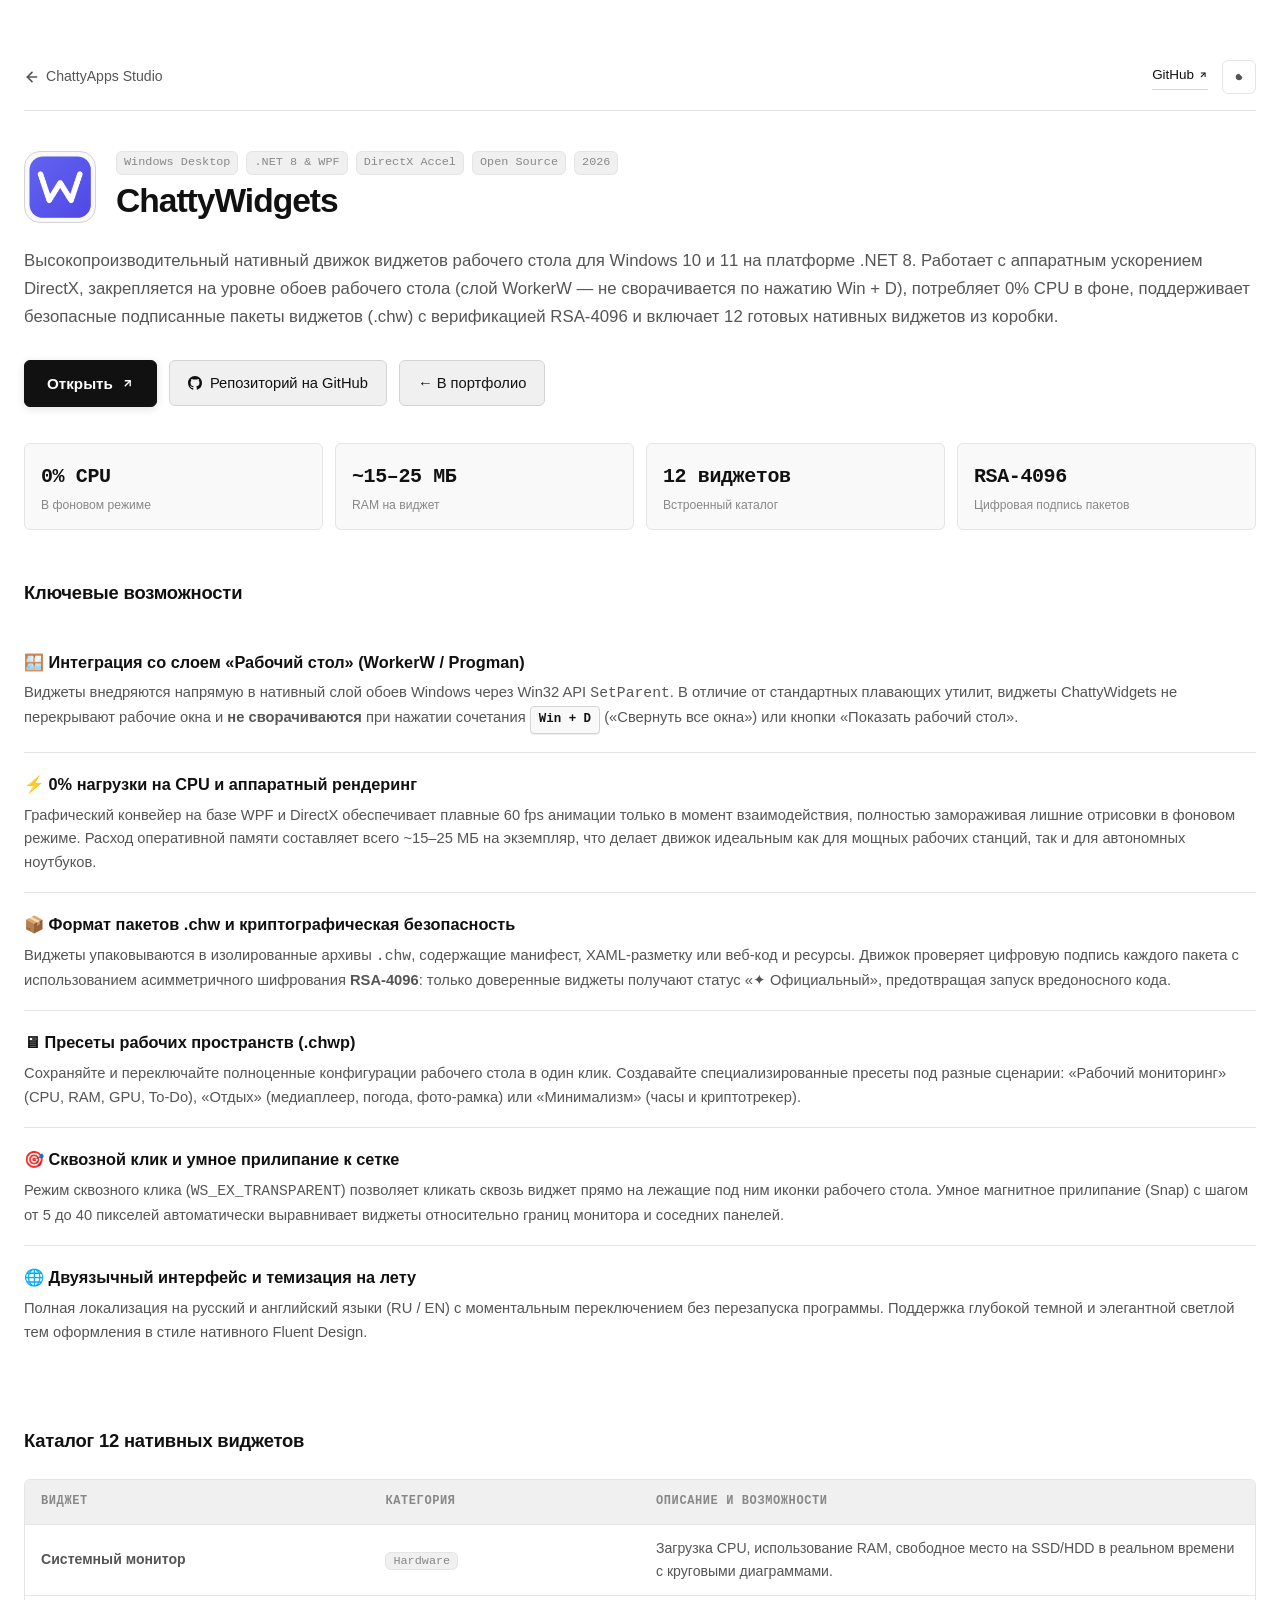
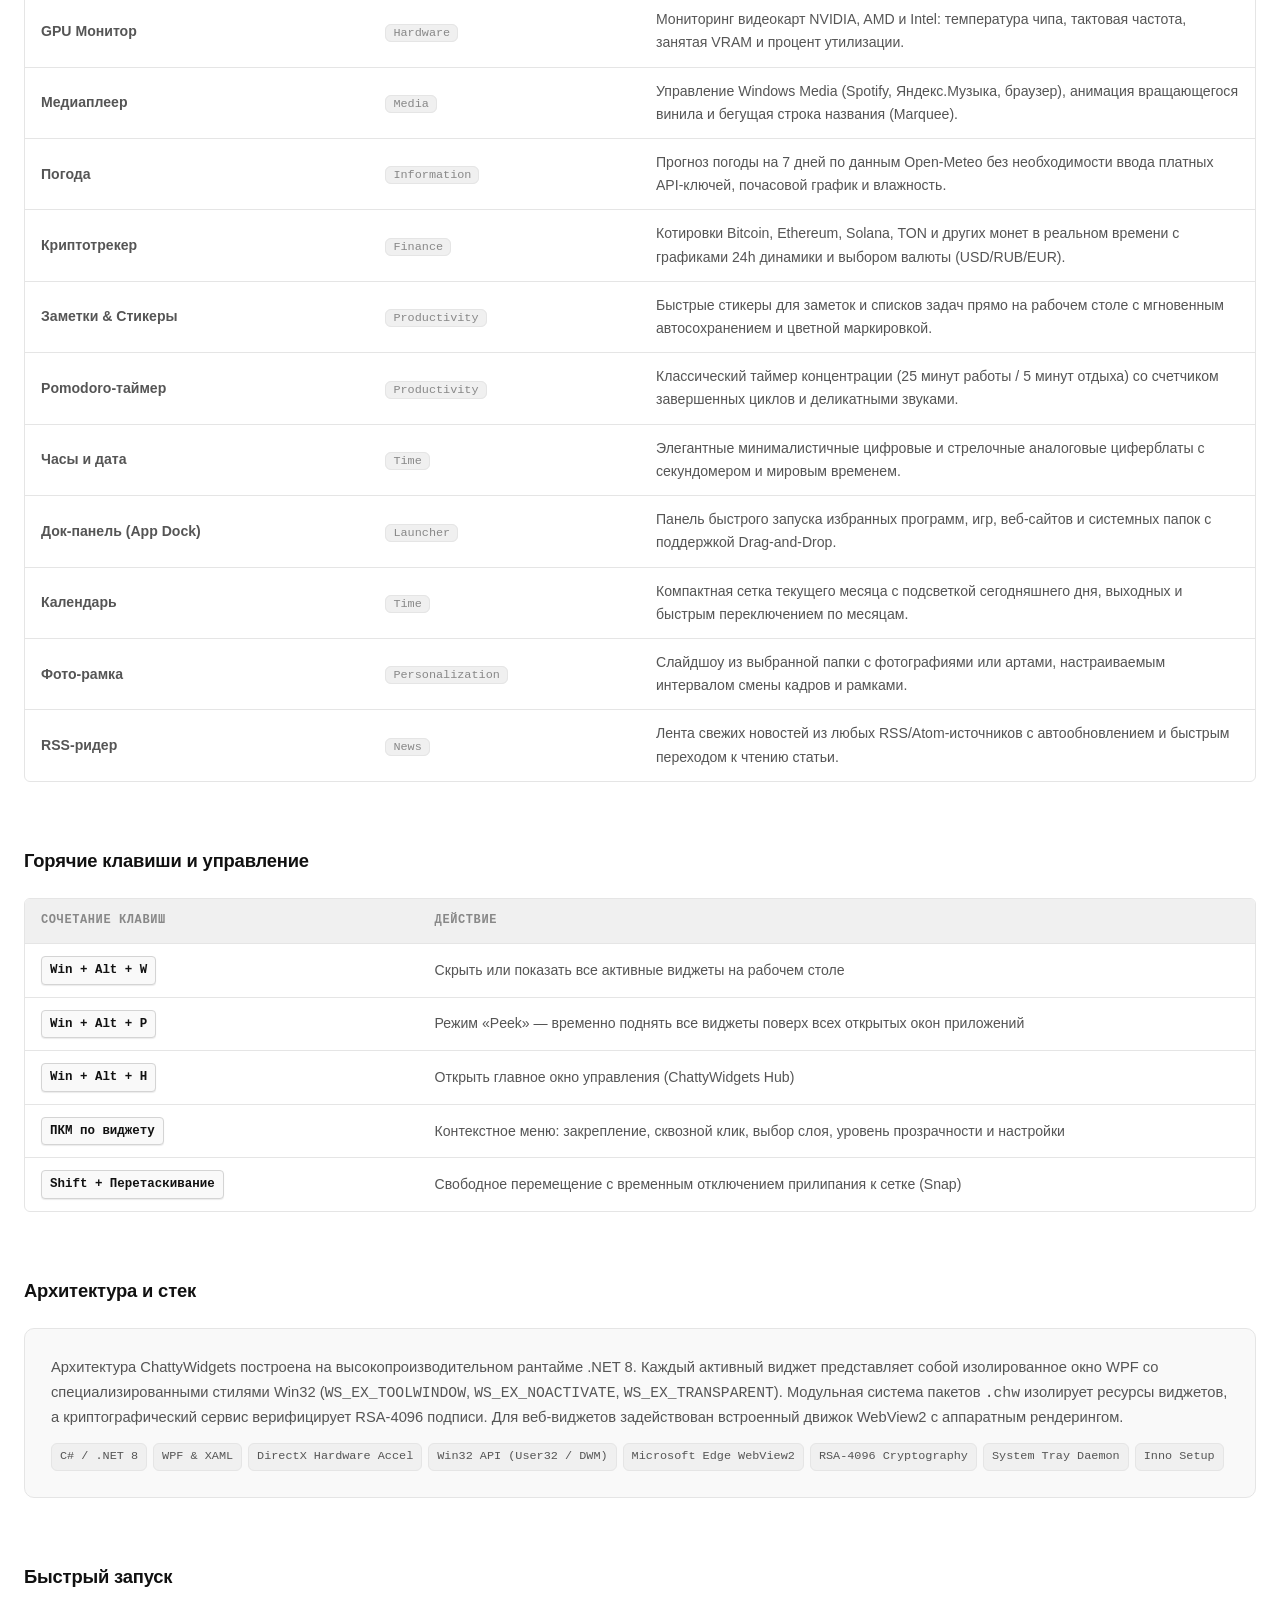
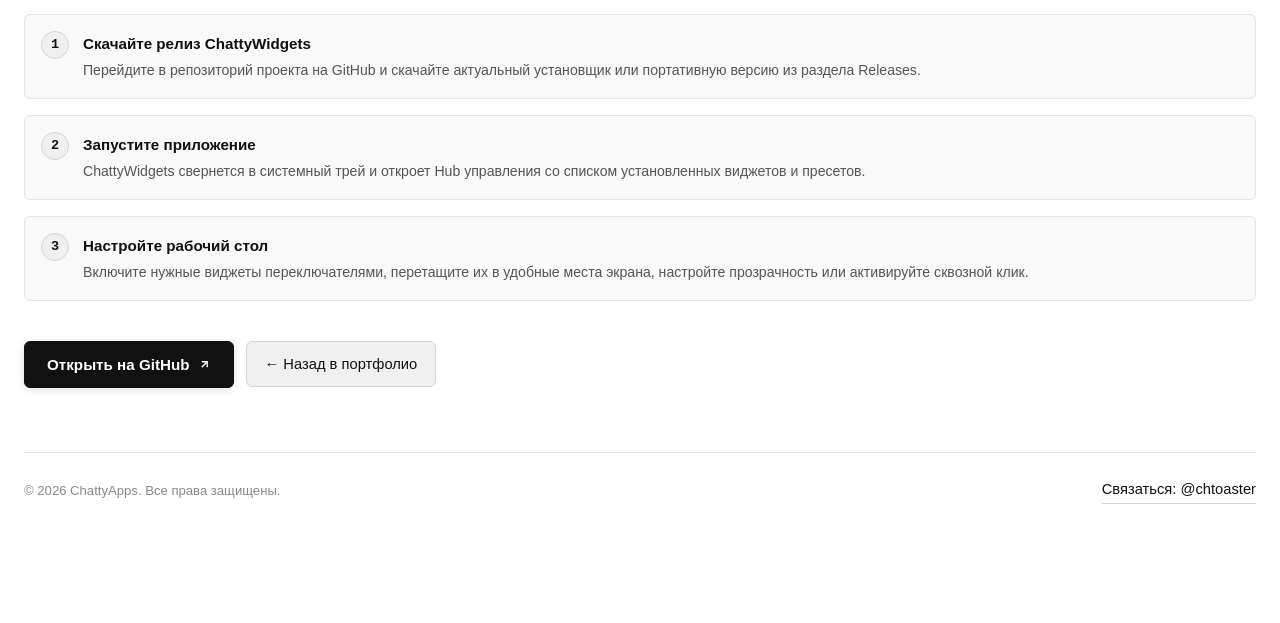
<file: chattywidgets.html>
<!DOCTYPE html>
<html lang="ru">
<head>
  <meta charset="UTF-8" />
  <meta name="viewport" content="width=device-width, initial-scale=1.0" />
  <title>ChattyWidgets — Нативный движок виджетов для рабочего стола Windows (.NET 8) — ChattyApps</title>
  <meta name="description" content="Легковесный движок виджетов рабочего стола Windows 10/11 на .NET 8 с аппаратным ускорением DirectX, пакетами .chw с подписью RSA-4096 и каталогом из 12 нативных виджетов." />
  <link rel="stylesheet" href="styles.css" />
  <link rel="icon" href="assets/chattywidgets-icon.png" type="image/png" />
</head>
<body>
  <div class="container">
    <!-- Navigation -->
    <header class="landing-nav-bar">
      <div class="landing-nav-left">
        <a href="index.html" class="landing-back-link" title="Вернуться в портфолио">
          <svg width="16" height="16" viewBox="0 0 24 24" fill="none" stroke="currentColor" stroke-width="2.5" stroke-linecap="round" stroke-linejoin="round">
            <line x1="19" y1="12" x2="5" y2="12"></line>
            <polyline points="12 19 5 12 12 5"></polyline>
          </svg>
          <span>ChattyApps Studio</span>
        </a>
      </div>

      <div class="header-actions">
        <a href="https://github.com/chattytoaster/ChattyWidgets" target="_blank" rel="noopener noreferrer" class="link-arrow" style="font-size: 0.84rem;">
          <span>GitHub</span>
          <svg width="10" height="10" viewBox="0 0 24 24" fill="none" stroke="currentColor" stroke-width="2.5"><line x1="7" y1="17" x2="17" y2="7"></line><polyline points="7 7 17 7 17 17"></polyline></svg>
        </a>

        <button id="theme-toggle" class="theme-btn" aria-label="Сменить тему">
          <svg class="sun-icon" viewBox="0 0 24 24">
            <path d="M12 7c-2.76 0-5 2.24-5 5s2.24 5 5 5 5-2.24 5-5-5zM2 13h2c.55 0 1-.45 1-1s-.45-1-1-1H2c-.55 0-1 .45-1 1s.45 1 1 1zm18 0h2c.55 0 1-.45 1-1s-.45-1-1-1h-2c-.55 0-1 .45-1 1s.45 1 1 1zM11 2v2c0 .55.45 1 1 1s1-.45 1-1V2c0-.55-.45-1-1-1s-1 .45-1 1zm0 18v2c0 .55.45 1 1 1s1-.45 1-1v-2c0-.55-.45-1-1-1s-1 .45-1 1zM5.99 4.58c-.39-.39-1.03-.39-1.41 0s-.39 1.03 0 1.41l1.06 1.06c.39.39 1.03.39 1.41 0s.39-1.03 0-1.41L5.99 4.58zm12.37 12.37c-.39-.39-1.03-.39-1.41 0s-.39 1.03 0 1.41l1.06 1.06c.39.39 1.03.39 1.41 0s.39-1.03 0-1.41l-1.06-1.06zm1.06-10.96c.39-.39.39-1.03 0-1.41s-1.03-.39-1.41 0l-1.06 1.06c-.39.39-.39 1.03 0 1.41s1.03.39 1.41 0l1.06-1.06zM7.05 18.36c.39-.39.39-1.03 0-1.41s-1.03-.39-1.41 0l-1.06 1.06c-.39.39-.39 1.03 0 1.41s1.03.39 1.41 0l1.06-1.06z"/>
          </svg>
          <svg class="moon-icon" viewBox="0 0 24 24">
            <path d="M12.3 2a10 10 0 0 0-1.9 20 10 10 0 0 0 9.7-7.6 1 1 0 0 0-1.2-1.2 8 8 0 1 1-7.8-12.4 1 1 0 0 0 1.2-1.2A10 10 0 0 0 12.3 2z"/>
          </svg>
        </button>
      </div>
    </header>

    <!-- Hero -->
    <section class="landing-hero">
      <div class="landing-head">
        <img src="assets/chattywidgets-icon.png" alt="ChattyWidgets" class="landing-app-icon" />
        <div class="landing-title-wrap">
          <div class="landing-meta-tags">
            <span class="project-tag">Windows Desktop</span>
            <span class="project-tag">.NET 8 & WPF</span>
            <span class="project-tag">DirectX Accel</span>
            <span class="project-tag">Open Source</span>
            <span class="project-tag">2026</span>
          </div>
          <h1 class="landing-title">ChattyWidgets</h1>
        </div>
      </div>

      <p class="landing-lead">
        Высокопроизводительный нативный движок виджетов рабочего стола для Windows 10 и 11 на платформе .NET 8. Работает с аппаратным ускорением DirectX, закрепляется на уровне обоев рабочего стола (слой WorkerW — не сворачивается по нажатию Win + D), потребляет 0% CPU в фоне, поддерживает безопасные подписанные пакеты виджетов (.chw) с верификацией RSA-4096 и включает 12 готовых нативных виджетов из коробки.
      </p>

      <!-- Primary Action Buttons -->
      <div class="landing-actions">
        <a href="https://github.com/chattytoaster/ChattyWidgets" target="_blank" rel="noopener noreferrer" class="btn-primary-open">
          <span>Открыть</span>
          <svg width="13" height="13" viewBox="0 0 24 24" fill="none" stroke="currentColor" stroke-width="2.5">
            <line x1="7" y1="17" x2="17" y2="7"></line>
            <polyline points="7 7 17 7 17 17"></polyline>
          </svg>
        </a>

        <a href="https://github.com/chattytoaster/ChattyWidgets" target="_blank" rel="noopener noreferrer" class="btn-secondary-action">
          <svg width="14" height="14" viewBox="0 0 24 24" fill="currentColor">
            <path d="M12 0C5.37 0 0 5.37 0 12c0 5.31 3.435 9.795 8.205 11.385.6.105.825-.255.825-.57 0-.285-.015-1.23-.015-2.235-3.015.555-3.795-.735-4.035-1.41-.135-.345-.72-1.41-1.23-1.695-.42-.225-1.02-.78-.015-.795.945-.015 1.62.87 1.845 1.23 1.08 1.815 2.805 1.305 3.495.99.105-.78.42-1.305.765-1.605-2.67-.3-5.46-1.335-5.46-5.925 0-1.305.465-2.385 1.23-3.225-.12-.3-.54-1.53.12-3.18 0 0 1.005-.315 3.3 1.23.96-.27 1.98-.405 3-.405s2.04.135 3 .405c2.295-1.56 3.3-1.23 3.3-1.23.66 1.65.24 2.88.12 3.18.765.84 1.23 1.905 1.23 3.225 0 4.605-2.805 5.625-5.475 5.925.435.375.81 1.095.81 2.22 0 1.605-.015 2.895-.015 3.3 0 .315.225.69.825.57A12.02 12.02 0 0024 12c0-6.63-5.37-12-12-12z"/>
          </svg>
          <span>Репозиторий на GitHub</span>
        </a>

        <a href="index.html" class="btn-secondary-action">
          <span>← В портфолио</span>
        </a>
      </div>

      <!-- Quick Metrics -->
      <div class="metrics-grid">
        <div class="metric-card">
          <span class="metric-val">0% CPU</span>
          <span class="metric-lbl">В фоновом режиме</span>
        </div>
        <div class="metric-card">
          <span class="metric-val">~15–25 МБ</span>
          <span class="metric-lbl">RAM на виджет</span>
        </div>
        <div class="metric-card">
          <span class="metric-val">12 виджетов</span>
          <span class="metric-lbl">Встроенный каталог</span>
        </div>
        <div class="metric-card">
          <span class="metric-val">RSA-4096</span>
          <span class="metric-lbl">Цифровая подпись пакетов</span>
        </div>
      </div>
    </section>

    <!-- Key Features -->
    <section class="section">
      <div class="section-head">
        <h2 class="section-title">Ключевые возможности</h2>
      </div>

      <div>
        <div class="landing-feature-item">
          <div class="landing-feature-title">
            <span>🪟 Интеграция со слоем «Рабочий стол» (WorkerW / Progman)</span>
          </div>
          <p class="landing-feature-desc">
            Виджеты внедряются напрямую в нативный слой обоев Windows через Win32 API <code>SetParent</code>. В отличие от стандартных плавающих утилит, виджеты ChattyWidgets не перекрывают рабочие окна и <strong>не сворачиваются</strong> при нажатии сочетания <span class="kbd-tag">Win + D</span> («Свернуть все окна») или кнопки «Показать рабочий стол».
          </p>
        </div>

        <div class="landing-feature-item">
          <div class="landing-feature-title">
            <span>⚡ 0% нагрузки на CPU и аппаратный рендеринг</span>
          </div>
          <p class="landing-feature-desc">
            Графический конвейер на базе WPF и DirectX обеспечивает плавные 60 fps анимации только в момент взаимодействия, полностью замораживая лишние отрисовки в фоновом режиме. Расход оперативной памяти составляет всего ~15–25 МБ на экземпляр, что делает движок идеальным как для мощных рабочих станций, так и для автономных ноутбуков.
          </p>
        </div>

        <div class="landing-feature-item">
          <div class="landing-feature-title">
            <span>📦 Формат пакетов .chw и криптографическая безопасность</span>
          </div>
          <p class="landing-feature-desc">
            Виджеты упаковываются в изолированные архивы <code>.chw</code>, содержащие манифест, XAML-разметку или веб-код и ресурсы. Движок проверяет цифровую подпись каждого пакета с использованием асимметричного шифрования <strong>RSA-4096</strong>: только доверенные виджеты получают статус «✦ Официальный», предотвращая запуск вредоносного кода.
          </p>
        </div>

        <div class="landing-feature-item">
          <div class="landing-feature-title">
            <span>🖥 Пресеты рабочих пространств (.chwp)</span>
          </div>
          <p class="landing-feature-desc">
            Сохраняйте и переключайте полноценные конфигурации рабочего стола в один клик. Создавайте специализированные пресеты под разные сценарии: «Рабочий мониторинг» (CPU, RAM, GPU, To-Do), «Отдых» (медиаплеер, погода, фото-рамка) или «Минимализм» (часы и криптотрекер).
          </p>
        </div>

        <div class="landing-feature-item">
          <div class="landing-feature-title">
            <span>🎯 Сквозной клик и умное прилипание к сетке</span>
          </div>
          <p class="landing-feature-desc">
            Режим сквозного клика (<code>WS_EX_TRANSPARENT</code>) позволяет кликать сквозь виджет прямо на лежащие под ним иконки рабочего стола. Умное магнитное прилипание (Snap) с шагом от 5 до 40 пикселей автоматически выравнивает виджеты относительно границ монитора и соседних панелей.
          </p>
        </div>

        <div class="landing-feature-item">
          <div class="landing-feature-title">
            <span>🌐 Двуязычный интерфейс и темизация на лету</span>
          </div>
          <p class="landing-feature-desc">
            Полная локализация на русский и английский языки (RU / EN) с моментальным переключением без перезапуска программы. Поддержка глубокой темной и элегантной светлой тем оформления в стиле нативного Fluent Design.
          </p>
        </div>
      </div>
    </section>

    <!-- Catalog of 12 Widgets -->
    <section class="section">
      <div class="section-head">
        <h2 class="section-title">Каталог 12 нативных виджетов</h2>
      </div>

      <div class="landing-table-wrap">
        <table class="landing-table">
          <thead>
            <tr>
              <th style="width: 28%;">Виджет</th>
              <th style="width: 22%;">Категория</th>
              <th>Описание и возможности</th>
            </tr>
          </thead>
          <tbody>
            <tr>
              <td><strong>Системный монитор</strong></td>
              <td><span class="project-tag">Hardware</span></td>
              <td>Загрузка CPU, использование RAM, свободное место на SSD/HDD в реальном времени с круговыми диаграммами.</td>
            </tr>
            <tr>
              <td><strong>GPU Монитор</strong></td>
              <td><span class="project-tag">Hardware</span></td>
              <td>Мониторинг видеокарт NVIDIA, AMD и Intel: температура чипа, тактовая частота, занятая VRAM и процент утилизации.</td>
            </tr>
            <tr>
              <td><strong>Медиаплеер</strong></td>
              <td><span class="project-tag">Media</span></td>
              <td>Управление Windows Media (Spotify, Яндекс.Музыка, браузер), анимация вращающегося винила и бегущая строка названия (Marquee).</td>
            </tr>
            <tr>
              <td><strong>Погода</strong></td>
              <td><span class="project-tag">Information</span></td>
              <td>Прогноз погоды на 7 дней по данным Open-Meteo без необходимости ввода платных API-ключей, почасовой график и влажность.</td>
            </tr>
            <tr>
              <td><strong>Криптотрекер</strong></td>
              <td><span class="project-tag">Finance</span></td>
              <td>Котировки Bitcoin, Ethereum, Solana, TON и других монет в реальном времени с графиками 24h динамики и выбором валюты (USD/RUB/EUR).</td>
            </tr>
            <tr>
              <td><strong>Заметки &amp; Стикеры</strong></td>
              <td><span class="project-tag">Productivity</span></td>
              <td>Быстрые стикеры для заметок и списков задач прямо на рабочем столе с мгновенным автосохранением и цветной маркировкой.</td>
            </tr>
            <tr>
              <td><strong>Pomodoro-таймер</strong></td>
              <td><span class="project-tag">Productivity</span></td>
              <td>Классический таймер концентрации (25 минут работы / 5 минут отдыха) со счетчиком завершенных циклов и деликатными звуками.</td>
            </tr>
            <tr>
              <td><strong>Часы и дата</strong></td>
              <td><span class="project-tag">Time</span></td>
              <td>Элегантные минималистичные цифровые и стрелочные аналоговые циферблаты с секундомером и мировым временем.</td>
            </tr>
            <tr>
              <td><strong>Док-панель (App Dock)</strong></td>
              <td><span class="project-tag">Launcher</span></td>
              <td>Панель быстрого запуска избранных программ, игр, веб-сайтов и системных папок с поддержкой Drag-and-Drop.</td>
            </tr>
            <tr>
              <td><strong>Календарь</strong></td>
              <td><span class="project-tag">Time</span></td>
              <td>Компактная сетка текущего месяца с подсветкой сегодняшнего дня, выходных и быстрым переключением по месяцам.</td>
            </tr>
            <tr>
              <td><strong>Фото-рамка</strong></td>
              <td><span class="project-tag">Personalization</span></td>
              <td>Слайдшоу из выбранной папки с фотографиями или артами, настраиваемым интервалом смены кадров и рамками.</td>
            </tr>
            <tr>
              <td><strong>RSS-ридер</strong></td>
              <td><span class="project-tag">News</span></td>
              <td>Лента свежих новостей из любых RSS/Atom-источников с автообновлением и быстрым переходом к чтению статьи.</td>
            </tr>
          </tbody>
        </table>
      </div>
    </section>

    <!-- Hotkeys Table -->
    <section class="section">
      <div class="section-head">
        <h2 class="section-title">Горячие клавиши и управление</h2>
      </div>

      <div class="landing-table-wrap">
        <table class="landing-table">
          <thead>
            <tr>
              <th style="width: 32%;">Сочетание клавиш</th>
              <th>Действие</th>
            </tr>
          </thead>
          <tbody>
            <tr>
              <td><span class="kbd-tag">Win + Alt + W</span></td>
              <td>Скрыть или показать все активные виджеты на рабочем столе</td>
            </tr>
            <tr>
              <td><span class="kbd-tag">Win + Alt + P</span></td>
              <td>Режим «Peek» — временно поднять все виджеты поверх всех открытых окон приложений</td>
            </tr>
            <tr>
              <td><span class="kbd-tag">Win + Alt + H</span></td>
              <td>Открыть главное окно управления (ChattyWidgets Hub)</td>
            </tr>
            <tr>
              <td><span class="kbd-tag">ПКМ по виджету</span></td>
              <td>Контекстное меню: закрепление, сквозной клик, выбор слоя, уровень прозрачности и настройки</td>
            </tr>
            <tr>
              <td><span class="kbd-tag">Shift + Перетаскивание</span></td>
              <td>Свободное перемещение с временным отключением прилипания к сетке (Snap)</td>
            </tr>
          </tbody>
        </table>
      </div>
    </section>

    <!-- Architecture & Stack -->
    <section class="section">
      <div class="section-head">
        <h2 class="section-title">Архитектура и стек</h2>
      </div>

      <div class="contact-box" style="margin-bottom: 24px;">
        <p class="drawer-text" style="margin-bottom: 14px;">
          Архитектура ChattyWidgets построена на высокопроизводительном рантайме .NET 8. Каждый активный виджет представляет собой изолированное окно WPF со специализированными стилями Win32 (<code>WS_EX_TOOLWINDOW</code>, <code>WS_EX_NOACTIVATE</code>, <code>WS_EX_TRANSPARENT</code>). Модульная система пакетов <code>.chw</code> изолирует ресурсы виджетов, а криптографический сервис верифицирует RSA-4096 подписи. Для веб-виджетов задействован встроенный движок WebView2 с аппаратным рендерингом.
        </p>

        <div class="drawer-stack">
          <span class="stack-pill">C# / .NET 8</span>
          <span class="stack-pill">WPF & XAML</span>
          <span class="stack-pill">DirectX Hardware Accel</span>
          <span class="stack-pill">Win32 API (User32 / DWM)</span>
          <span class="stack-pill">Microsoft Edge WebView2</span>
          <span class="stack-pill">RSA-4096 Cryptography</span>
          <span class="stack-pill">System Tray Daemon</span>
          <span class="stack-pill">Inno Setup</span>
        </div>
      </div>
    </section>

    <!-- Quick Start -->
    <section class="section">
      <div class="section-head">
        <h2 class="section-title">Быстрый запуск</h2>
      </div>

      <div class="steps-list">
        <div class="step-card">
          <span class="step-num">1</span>
          <div class="step-content">
            <span class="step-title">Скачайте релиз ChattyWidgets</span>
            <span class="step-desc">Перейдите в репозиторий проекта на GitHub и скачайте актуальный установщик или портативную версию из раздела Releases.</span>
          </div>
        </div>

        <div class="step-card">
          <span class="step-num">2</span>
          <div class="step-content">
            <span class="step-title">Запустите приложение</span>
            <span class="step-desc">ChattyWidgets свернется в системный трей и откроет Hub управления со списком установленных виджетов и пресетов.</span>
          </div>
        </div>

        <div class="step-card">
          <span class="step-num">3</span>
          <div class="step-content">
            <span class="step-title">Настройте рабочий стол</span>
            <span class="step-desc">Включите нужные виджеты переключателями, перетащите их в удобные места экрана, настройте прозрачность или активируйте сквозной клик.</span>
          </div>
        </div>
      </div>

      <!-- Action Buttons Bottom -->
      <div class="landing-actions" style="margin-top: 32px;">
        <a href="https://github.com/chattytoaster/ChattyWidgets" target="_blank" rel="noopener noreferrer" class="btn-primary-open">
          <span>Открыть на GitHub</span>
          <svg width="13" height="13" viewBox="0 0 24 24" fill="none" stroke="currentColor" stroke-width="2.5"><line x1="7" y1="17" x2="17" y2="7"></line><polyline points="7 7 17 7 17 17"></polyline></svg>
        </a>

        <a href="index.html" class="btn-secondary-action">
          <span>← Назад в портфолио</span>
        </a>
      </div>
    </section>

    <!-- Footer -->
    <footer class="site-footer">
      <div>
        <span>© 2026 ChattyApps. Все права защищены.</span>
      </div>
      <div>
        <a href="https://t.me/chtoaster" target="_blank" rel="noopener noreferrer" class="link-arrow">
          <span>Связаться: @chtoaster</span>
        </a>
      </div>
    </footer>
  </div>

  <script src="script.js"></script>
</body>
</html>
</file>
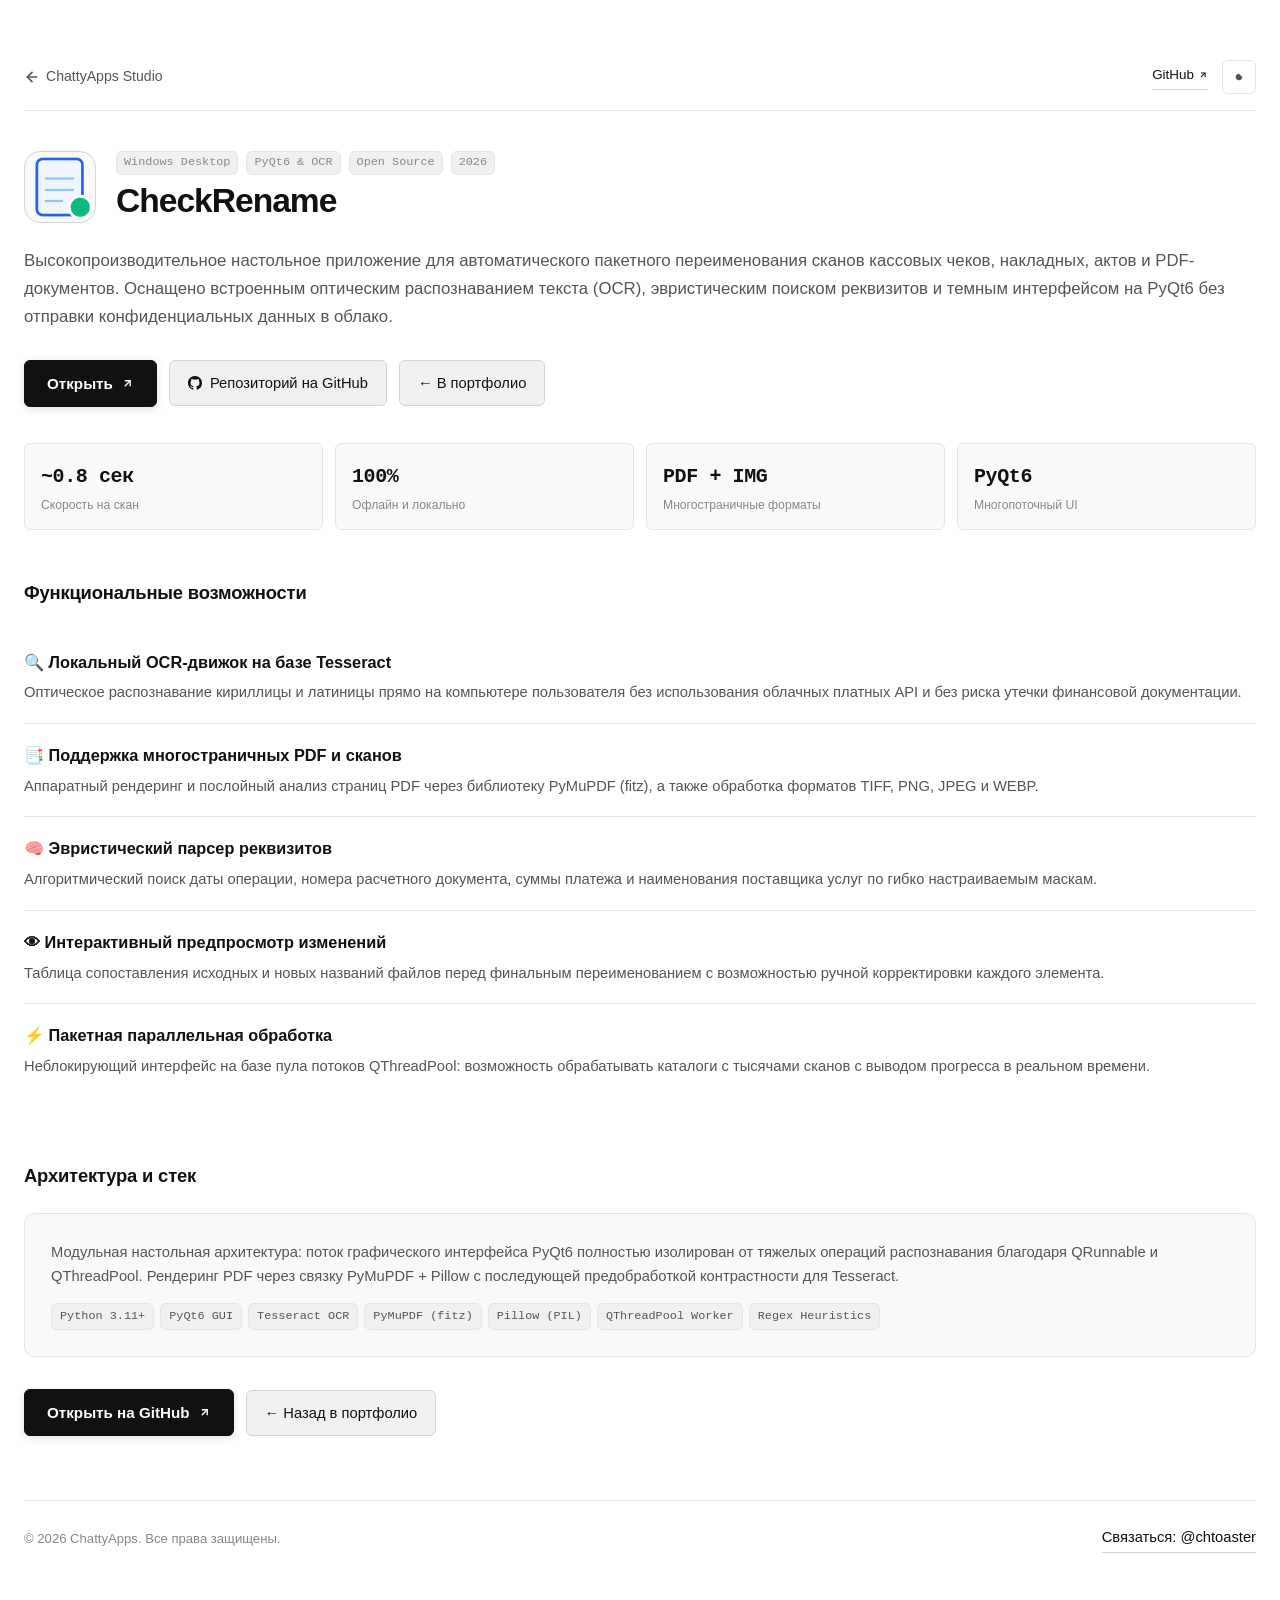
<file: checkrename.html>
<!DOCTYPE html>
<html lang="ru">
<head>
  <meta charset="UTF-8" />
  <meta name="viewport" content="width=device-width, initial-scale=1.0" />
  <title>CheckRename — Локальное распознавание и переименование документов — ChattyApps</title>
  <meta name="description" content="Автоматическое пакетное переименование сканов чеков, счетов и актов на базе локального оптического распознавания текста (OCR) без передачи файлов в интернет." />
  <link rel="stylesheet" href="styles.css" />
  <link rel="icon" href="assets/checkrename-icon.png" type="image/png" />
</head>
<body>
  <div class="container">
    <!-- Navigation -->
    <header class="landing-nav-bar">
      <div class="landing-nav-left">
        <a href="index.html" class="landing-back-link" title="Вернуться в портфолио">
          <svg width="16" height="16" viewBox="0 0 24 24" fill="none" stroke="currentColor" stroke-width="2.5" stroke-linecap="round" stroke-linejoin="round">
            <line x1="19" y1="12" x2="5" y2="12"></line>
            <polyline points="12 19 5 12 12 5"></polyline>
          </svg>
          <span>ChattyApps Studio</span>
        </a>
      </div>

      <div class="header-actions">
        <a href="https://github.com/chattytoaster/checkrename" target="_blank" rel="noopener noreferrer" class="link-arrow" style="font-size: 0.84rem;">
          <span>GitHub</span>
          <svg width="10" height="10" viewBox="0 0 24 24" fill="none" stroke="currentColor" stroke-width="2.5"><line x1="7" y1="17" x2="17" y2="7"></line><polyline points="7 7 17 7 17 17"></polyline></svg>
        </a>

        <button id="theme-toggle" class="theme-btn" aria-label="Сменить тему">
          <svg class="sun-icon" viewBox="0 0 24 24">
            <path d="M12 7c-2.76 0-5 2.24-5 5s2.24 5 5 5 5-2.24 5-5-5zM2 13h2c.55 0 1-.45 1-1s-.45-1-1-1H2c-.55 0-1 .45-1 1s.45 1 1 1zm18 0h2c.55 0 1-.45 1-1s-.45-1-1-1h-2c-.55 0-1 .45-1 1s.45 1 1 1zM11 2v2c0 .55.45 1 1 1s1-.45 1-1V2c0-.55-.45-1-1-1s-1 .45-1 1zm0 18v2c0 .55.45 1 1 1s1-.45 1-1v-2c0-.55-.45-1-1-1s-1 .45-1 1zM5.99 4.58c-.39-.39-1.03-.39-1.41 0s-.39 1.03 0 1.41l1.06 1.06c.39.39 1.03.39 1.41 0s.39-1.03 0-1.41L5.99 4.58zm12.37 12.37c-.39-.39-1.03-.39-1.41 0s-.39 1.03 0 1.41l1.06 1.06c.39.39 1.03.39 1.41 0s.39-1.03 0-1.41l-1.06-1.06zm1.06-10.96c.39-.39.39-1.03 0-1.41s-1.03-.39-1.41 0l-1.06 1.06c-.39.39-.39 1.03 0 1.41s1.03.39 1.41 0l1.06-1.06zM7.05 18.36c.39-.39.39-1.03 0-1.41s-1.03-.39-1.41 0l-1.06 1.06c-.39.39-.39 1.03 0 1.41s1.03.39 1.41 0l1.06-1.06z"/>
          </svg>
          <svg class="moon-icon" viewBox="0 0 24 24">
            <path d="M12.3 2a10 10 0 0 0-1.9 20 10 10 0 0 0 9.7-7.6 1 1 0 0 0-1.2-1.2 8 8 0 1 1-7.8-12.4 1 1 0 0 0 1.2-1.2A10 10 0 0 0 12.3 2z"/>
          </svg>
        </button>
      </div>
    </header>

    <!-- Hero -->
    <section class="landing-hero">
      <div class="landing-head">
        <img src="assets/checkrename-icon.png" alt="CheckRename" class="landing-app-icon" />
        <div class="landing-title-wrap">
          <div class="landing-meta-tags">
            <span class="project-tag">Windows Desktop</span>
            <span class="project-tag">PyQt6 & OCR</span>
            <span class="project-tag">Open Source</span>
            <span class="project-tag">2026</span>
          </div>
          <h1 class="landing-title">CheckRename</h1>
        </div>
      </div>

      <p class="landing-lead">
        Высокопроизводительное настольное приложение для автоматического пакетного переименования сканов кассовых чеков, накладных, актов и PDF-документов. Оснащено встроенным оптическим распознаванием текста (OCR), эвристическим поиском реквизитов и темным интерфейсом на PyQt6 без отправки конфиденциальных данных в облако.
      </p>

      <!-- Primary Action Buttons -->
      <div class="landing-actions">
        <a href="https://github.com/chattytoaster/checkrename" target="_blank" rel="noopener noreferrer" class="btn-primary-open">
          <span>Открыть</span>
          <svg width="13" height="13" viewBox="0 0 24 24" fill="none" stroke="currentColor" stroke-width="2.5">
            <line x1="7" y1="17" x2="17" y2="7"></line>
            <polyline points="7 7 17 7 17 17"></polyline>
          </svg>
        </a>

        <a href="https://github.com/chattytoaster/checkrename" target="_blank" rel="noopener noreferrer" class="btn-secondary-action">
          <svg width="14" height="14" viewBox="0 0 24 24" fill="currentColor">
            <path d="M12 0C5.37 0 0 5.37 0 12c0 5.31 3.435 9.795 8.205 11.385.6.105.825-.255.825-.57 0-.285-.015-1.23-.015-2.235-3.015.555-3.795-.735-4.035-1.41-.135-.345-.72-1.41-1.23-1.695-.42-.225-1.02-.78-.015-.795.945-.015 1.62.87 1.845 1.23 1.08 1.815 2.805 1.305 3.495.99.105-.78.42-1.305.765-1.605-2.67-.3-5.46-1.335-5.46-5.925 0-1.305.465-2.385 1.23-3.225-.12-.3-.54-1.53.12-3.18 0 0 1.005-.315 3.3 1.23.96-.27 1.98-.405 3-.405s2.04.135 3 .405c2.295-1.56 3.3-1.23 3.3-1.23.66 1.65.24 2.88.12 3.18.765.84 1.23 1.905 1.23 3.225 0 4.605-2.805 5.625-5.475 5.925.435.375.81 1.095.81 2.22 0 1.605-.015 2.895-.015 3.3 0 .315.225.69.825.57A12.02 12.02 0 0024 12c0-6.63-5.37-12-12-12z"/>
          </svg>
          <span>Репозиторий на GitHub</span>
        </a>

        <a href="index.html" class="btn-secondary-action">
          <span>← В портфолио</span>
        </a>
      </div>

      <!-- Quick Metrics -->
      <div class="metrics-grid">
        <div class="metric-card">
          <span class="metric-val">~0.8 сек</span>
          <span class="metric-lbl">Скорость на скан</span>
        </div>
        <div class="metric-card">
          <span class="metric-val">100%</span>
          <span class="metric-lbl">Офлайн и локально</span>
        </div>
        <div class="metric-card">
          <span class="metric-val">PDF + IMG</span>
          <span class="metric-lbl">Многостраничные форматы</span>
        </div>
        <div class="metric-card">
          <span class="metric-val">PyQt6</span>
          <span class="metric-lbl">Многопоточный UI</span>
        </div>
      </div>
    </section>

    <!-- Key Features -->
    <section class="section">
      <div class="section-head">
        <h2 class="section-title">Функциональные возможности</h2>
      </div>

      <div>
        <div class="landing-feature-item">
          <div class="landing-feature-title">
            <span>🔍 Локальный OCR-движок на базе Tesseract</span>
          </div>
          <p class="landing-feature-desc">
            Оптическое распознавание кириллицы и латиницы прямо на компьютере пользователя без использования облачных платных API и без риска утечки финансовой документации.
          </p>
        </div>

        <div class="landing-feature-item">
          <div class="landing-feature-title">
            <span>📑 Поддержка многостраничных PDF и сканов</span>
          </div>
          <p class="landing-feature-desc">
            Аппаратный рендеринг и послойный анализ страниц PDF через библиотеку PyMuPDF (fitz), а также обработка форматов TIFF, PNG, JPEG и WEBP.
          </p>
        </div>

        <div class="landing-feature-item">
          <div class="landing-feature-title">
            <span>🧠 Эвристический парсер реквизитов</span>
          </div>
          <p class="landing-feature-desc">
            Алгоритмический поиск даты операции, номера расчетного документа, суммы платежа и наименования поставщика услуг по гибко настраиваемым маскам.
          </p>
        </div>

        <div class="landing-feature-item">
          <div class="landing-feature-title">
            <span>👁 Интерактивный предпросмотр изменений</span>
          </div>
          <p class="landing-feature-desc">
            Таблица сопоставления исходных и новых названий файлов перед финальным переименованием с возможностью ручной корректировки каждого элемента.
          </p>
        </div>

        <div class="landing-feature-item">
          <div class="landing-feature-title">
            <span>⚡ Пакетная параллельная обработка</span>
          </div>
          <p class="landing-feature-desc">
            Неблокирующий интерфейс на базе пула потоков QThreadPool: возможность обрабатывать каталоги с тысячами сканов с выводом прогресса в реальном времени.
          </p>
        </div>
      </div>
    </section>

    <!-- Architecture & Stack -->
    <section class="section">
      <div class="section-head">
        <h2 class="section-title">Архитектура и стек</h2>
      </div>

      <div class="contact-box" style="margin-bottom: 24px;">
        <p class="drawer-text" style="margin-bottom: 14px;">
          Модульная настольная архитектура: поток графического интерфейса PyQt6 полностью изолирован от тяжелых операций распознавания благодаря QRunnable и QThreadPool. Рендеринг PDF через связку PyMuPDF + Pillow с последующей предобработкой контрастности для Tesseract.
        </p>

        <div class="drawer-stack">
          <span class="stack-pill">Python 3.11+</span>
          <span class="stack-pill">PyQt6 GUI</span>
          <span class="stack-pill">Tesseract OCR</span>
          <span class="stack-pill">PyMuPDF (fitz)</span>
          <span class="stack-pill">Pillow (PIL)</span>
          <span class="stack-pill">QThreadPool Worker</span>
          <span class="stack-pill">Regex Heuristics</span>
        </div>
      </div>

      <!-- Action Buttons Bottom -->
      <div class="landing-actions" style="margin-top: 32px;">
        <a href="https://github.com/chattytoaster/checkrename" target="_blank" rel="noopener noreferrer" class="btn-primary-open">
          <span>Открыть на GitHub</span>
          <svg width="13" height="13" viewBox="0 0 24 24" fill="none" stroke="currentColor" stroke-width="2.5"><line x1="7" y1="17" x2="17" y2="7"></line><polyline points="7 7 17 7 17 17"></polyline></svg>
        </a>

        <a href="index.html" class="btn-secondary-action">
          <span>← Назад в портфолио</span>
        </a>
      </div>
    </section>

    <!-- Footer -->
    <footer class="site-footer">
      <div>
        <span>© 2026 ChattyApps. Все права защищены.</span>
      </div>
      <div>
        <a href="https://t.me/chtoaster" target="_blank" rel="noopener noreferrer" class="link-arrow">
          <span>Связаться: @chtoaster</span>
        </a>
      </div>
    </footer>
  </div>

  <script src="script.js"></script>
</body>
</html>
</file>
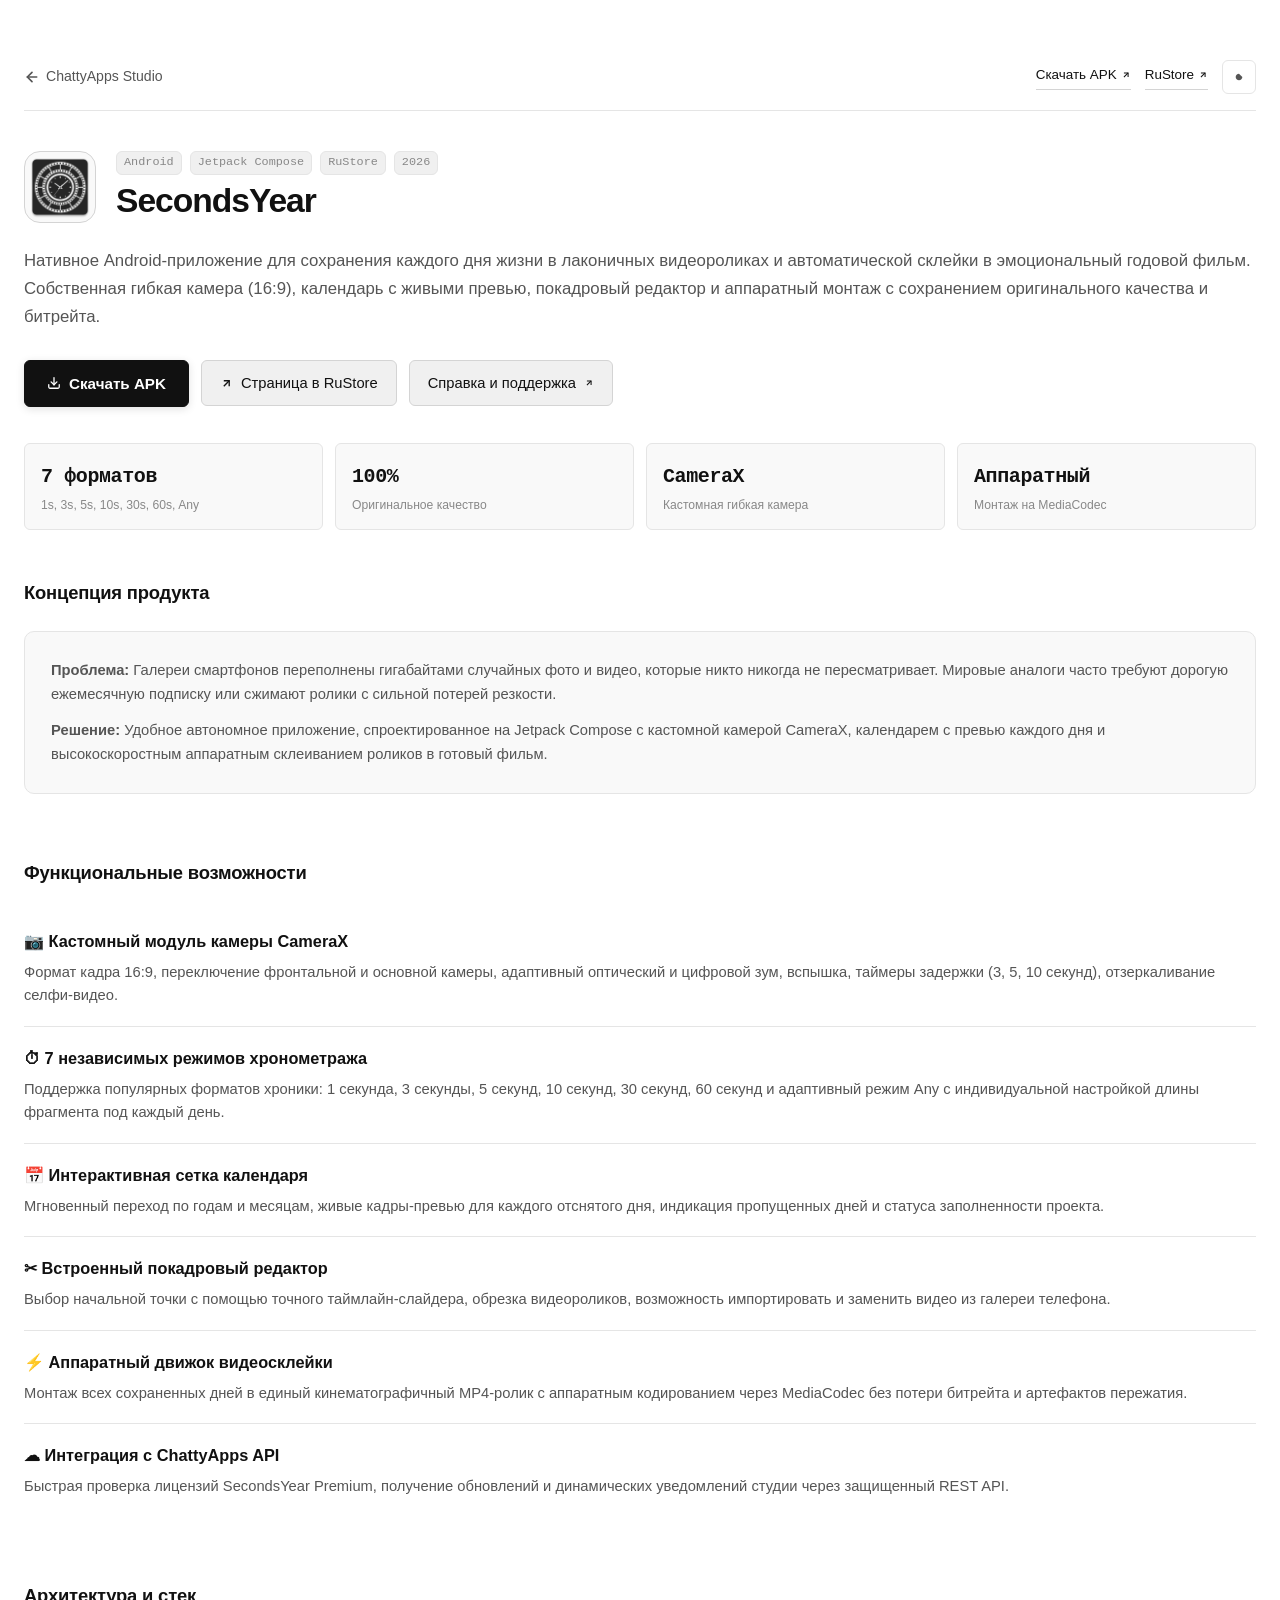
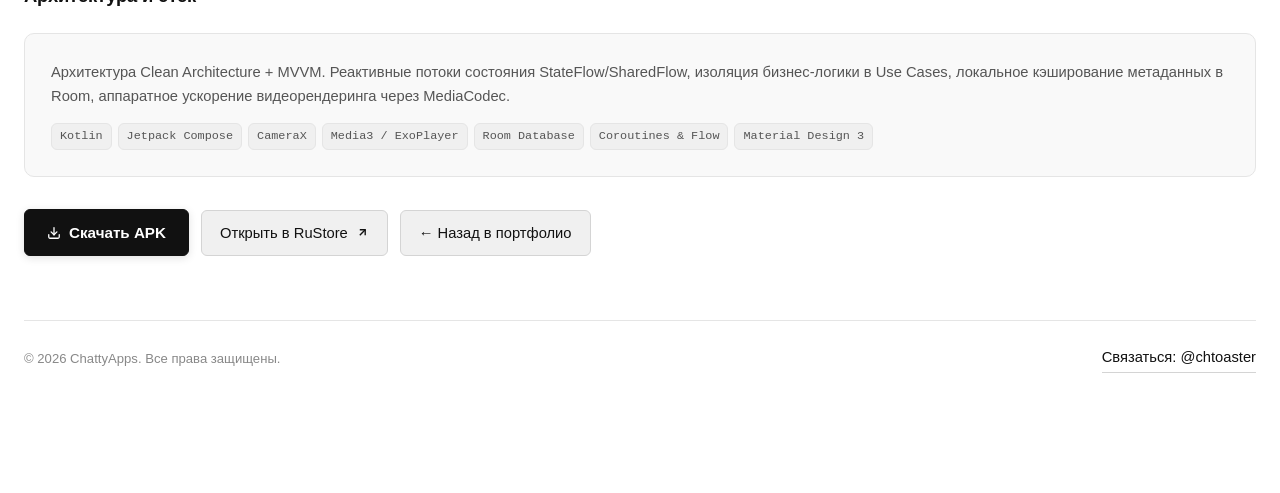
<file: secondsyear.html>
<!DOCTYPE html>
<html lang="ru">
<head>
  <meta charset="UTF-8" />
  <meta name="viewport" content="width=device-width, initial-scale=1.0" />
  <title>SecondsYear — Каждый день в одном памятном видео — ChattyApps</title>
  <meta name="description" content="Нативное Android-приложение на Jetpack Compose для ежедневной видеохроники жизни и автоматического монтажа годовых фильмов без потери качества." />
  <link rel="stylesheet" href="styles.css" />
  <link rel="icon" href="assets/secondsyear-icon.png" type="image/png" />
</head>
<body>
  <div class="container">
    <!-- Navigation -->
    <header class="landing-nav-bar">
      <div class="landing-nav-left">
        <a href="index.html" class="landing-back-link" title="Вернуться в портфолио">
          <svg width="16" height="16" viewBox="0 0 24 24" fill="none" stroke="currentColor" stroke-width="2.5" stroke-linecap="round" stroke-linejoin="round">
            <line x1="19" y1="12" x2="5" y2="12"></line>
            <polyline points="12 19 5 12 12 5"></polyline>
          </svg>
          <span>ChattyApps Studio</span>
        </a>
      </div>

      <div class="header-actions">
        <a href="https://github.com/chattytoaster/releases/releases/download/sy-2.0.1/SecondsYear-2.0.1.apk" target="_blank" rel="noopener noreferrer" class="link-arrow" style="font-size: 0.84rem;">
          <span>Скачать APK</span>
          <svg width="10" height="10" viewBox="0 0 24 24" fill="none" stroke="currentColor" stroke-width="2.5"><line x1="7" y1="17" x2="17" y2="7"></line><polyline points="7 7 17 7 17 17"></polyline></svg>
        </a>

        <a href="https://www.rustore.ru/catalog/app/com.chatty.secondsyear" target="_blank" rel="noopener noreferrer" class="link-arrow" style="font-size: 0.84rem;">
          <span>RuStore</span>
          <svg width="10" height="10" viewBox="0 0 24 24" fill="none" stroke="currentColor" stroke-width="2.5"><line x1="7" y1="17" x2="17" y2="7"></line><polyline points="7 7 17 7 17 17"></polyline></svg>
        </a>

        <button id="theme-toggle" class="theme-btn" aria-label="Сменить тему">
          <svg class="sun-icon" viewBox="0 0 24 24">
            <path d="M12 7c-2.76 0-5 2.24-5 5s2.24 5 5 5 5-2.24 5-5-5zM2 13h2c.55 0 1-.45 1-1s-.45-1-1-1H2c-.55 0-1 .45-1 1s.45 1 1 1zm18 0h2c.55 0 1-.45 1-1s-.45-1-1-1h-2c-.55 0-1 .45-1 1s.45 1 1 1zM11 2v2c0 .55.45 1 1 1s1-.45 1-1V2c0-.55-.45-1-1-1s-1 .45-1 1zm0 18v2c0 .55.45 1 1 1s1-.45 1-1v-2c0-.55-.45-1-1-1s-1 .45-1 1zM5.99 4.58c-.39-.39-1.03-.39-1.41 0s-.39 1.03 0 1.41l1.06 1.06c.39.39 1.03.39 1.41 0s.39-1.03 0-1.41L5.99 4.58zm12.37 12.37c-.39-.39-1.03-.39-1.41 0s-.39 1.03 0 1.41l1.06 1.06c.39.39 1.03.39 1.41 0s.39-1.03 0-1.41l-1.06-1.06zm1.06-10.96c.39-.39.39-1.03 0-1.41s-1.03-.39-1.41 0l-1.06 1.06c-.39.39-.39 1.03 0 1.41s1.03.39 1.41 0l1.06-1.06zM7.05 18.36c.39-.39.39-1.03 0-1.41s-1.03-.39-1.41 0l-1.06 1.06c-.39.39-.39 1.03 0 1.41s1.03.39 1.41 0l1.06-1.06z"/>
          </svg>
          <svg class="moon-icon" viewBox="0 0 24 24">
            <path d="M12.3 2a10 10 0 0 0-1.9 20 10 10 0 0 0 9.7-7.6 1 1 0 0 0-1.2-1.2 8 8 0 1 1-7.8-12.4 1 1 0 0 0 1.2-1.2A10 10 0 0 0 12.3 2z"/>
          </svg>
        </button>
      </div>
    </header>

    <!-- Hero -->
    <section class="landing-hero">
      <div class="landing-head">
        <img src="assets/secondsyear-icon.png" alt="SecondsYear" class="landing-app-icon" />
        <div class="landing-title-wrap">
          <div class="landing-meta-tags">
            <span class="project-tag">Android</span>
            <span class="project-tag">Jetpack Compose</span>
            <span class="project-tag">RuStore</span>
            <span class="project-tag">2026</span>
          </div>
          <h1 class="landing-title">SecondsYear</h1>
        </div>
      </div>

      <p class="landing-lead">
        Нативное Android-приложение для сохранения каждого дня жизни в лаконичных видеороликах и автоматической склейки в эмоциональный годовой фильм. Собственная гибкая камера (16:9), календарь с живыми превью, покадровый редактор и аппаратный монтаж с сохранением оригинального качества и битрейта.
      </p>

      <!-- Primary Action Buttons -->
      <div class="landing-actions">
        <a href="https://github.com/chattytoaster/releases/releases/download/sy-2.0.1/SecondsYear-2.0.1.apk" target="_blank" rel="noopener noreferrer" class="btn-primary-open">
          <svg width="14" height="14" viewBox="0 0 24 24" fill="none" stroke="currentColor" stroke-width="2.2" stroke-linecap="round" stroke-linejoin="round">
            <path d="M21 15v4a2 2 0 0 1-2 2H5a2 2 0 0 1-2-2v-4"></path>
            <polyline points="7 10 12 15 17 10"></polyline>
            <line x1="12" y1="15" x2="12" y2="3"></line>
          </svg>
          <span>Скачать APK</span>
        </a>

        <a href="https://www.rustore.ru/catalog/app/com.chatty.secondsyear" target="_blank" rel="noopener noreferrer" class="btn-secondary-action">
          <svg width="13" height="13" viewBox="0 0 24 24" fill="none" stroke="currentColor" stroke-width="2.5">
            <line x1="7" y1="17" x2="17" y2="7"></line>
            <polyline points="7 7 17 7 17 17"></polyline>
          </svg>
          <span>Страница в RuStore</span>
        </a>

        <a href="https://t.me/chattyappsbot" target="_blank" rel="noopener noreferrer" class="btn-secondary-action">
          <span>Справка и поддержка</span>
          <svg width="10" height="10" viewBox="0 0 24 24" fill="none" stroke="currentColor" stroke-width="2.5"><line x1="7" y1="17" x2="17" y2="7"></line><polyline points="7 7 17 7 17 17"></polyline></svg>
        </a>
      </div>

      <!-- Quick Metrics -->
      <div class="metrics-grid">
        <div class="metric-card">
          <span class="metric-val">7 форматов</span>
          <span class="metric-lbl">1s, 3s, 5s, 10s, 30s, 60s, Any</span>
        </div>
        <div class="metric-card">
          <span class="metric-val">100%</span>
          <span class="metric-lbl">Оригинальное качество</span>
        </div>
        <div class="metric-card">
          <span class="metric-val">CameraX</span>
          <span class="metric-lbl">Кастомная гибкая камера</span>
        </div>
        <div class="metric-card">
          <span class="metric-val">Аппаратный</span>
          <span class="metric-lbl">Монтаж на MediaCodec</span>
        </div>
      </div>
    </section>

    <!-- Problem & Solution -->
    <section class="section">
      <div class="section-head">
        <h2 class="section-title">Концепция продукта</h2>
      </div>

      <div class="contact-box" style="margin-bottom: 24px;">
        <p class="drawer-text" style="margin-bottom: 12px;">
          <strong>Проблема:</strong> Галереи смартфонов переполнены гигабайтами случайных фото и видео, которые никто никогда не пересматривает. Мировые аналоги часто требуют дорогую ежемесячную подписку или сжимают ролики с сильной потерей резкости.
        </p>
        <p class="drawer-text">
          <strong>Решение:</strong> Удобное автономное приложение, спроектированное на Jetpack Compose с кастомной камерой CameraX, календарем с превью каждого дня и высокоскоростным аппаратным склеиванием роликов в готовый фильм.
        </p>
      </div>
    </section>

    <!-- Key Features -->
    <section class="section">
      <div class="section-head">
        <h2 class="section-title">Функциональные возможности</h2>
      </div>

      <div>
        <div class="landing-feature-item">
          <div class="landing-feature-title">
            <span>📷 Кастомный модуль камеры CameraX</span>
          </div>
          <p class="landing-feature-desc">
            Формат кадра 16:9, переключение фронтальной и основной камеры, адаптивный оптический и цифровой зум, вспышка, таймеры задержки (3, 5, 10 секунд), отзеркаливание селфи-видео.
          </p>
        </div>

        <div class="landing-feature-item">
          <div class="landing-feature-title">
            <span>⏱ 7 независимых режимов хронометража</span>
          </div>
          <p class="landing-feature-desc">
            Поддержка популярных форматов хроники: 1 секунда, 3 секунды, 5 секунд, 10 секунд, 30 секунд, 60 секунд и адаптивный режим Any с индивидуальной настройкой длины фрагмента под каждый день.
          </p>
        </div>

        <div class="landing-feature-item">
          <div class="landing-feature-title">
            <span>📅 Интерактивная сетка календаря</span>
          </div>
          <p class="landing-feature-desc">
            Мгновенный переход по годам и месяцам, живые кадры-превью для каждого отснятого дня, индикация пропущенных дней и статуса заполненности проекта.
          </p>
        </div>

        <div class="landing-feature-item">
          <div class="landing-feature-title">
            <span>✂ Встроенный покадровый редактор</span>
          </div>
          <p class="landing-feature-desc">
            Выбор начальной точки с помощью точного таймлайн-слайдера, обрезка видеороликов, возможность импортировать и заменить видео из галереи телефона.
          </p>
        </div>

        <div class="landing-feature-item">
          <div class="landing-feature-title">
            <span>⚡ Аппаратный движок видеосклейки</span>
          </div>
          <p class="landing-feature-desc">
            Монтаж всех сохраненных дней в единый кинематографичный MP4-ролик с аппаратным кодированием через MediaCodec без потери битрейта и артефактов пережатия.
          </p>
        </div>

        <div class="landing-feature-item">
          <div class="landing-feature-title">
            <span>☁ Интеграция с ChattyApps API</span>
          </div>
          <p class="landing-feature-desc">
            Быстрая проверка лицензий SecondsYear Premium, получение обновлений и динамических уведомлений студии через защищенный REST API.
          </p>
        </div>
      </div>
    </section>

    <!-- Architecture & Tech Stack -->
    <section class="section">
      <div class="section-head">
        <h2 class="section-title">Архитектура и стек</h2>
      </div>

      <div class="contact-box" style="margin-bottom: 24px;">
        <p class="drawer-text" style="margin-bottom: 14px;">
          Архитектура Clean Architecture + MVVM. Реактивные потоки состояния StateFlow/SharedFlow, изоляция бизнес-логики в Use Cases, локальное кэширование метаданных в Room, аппаратное ускорение видеорендеринга через MediaCodec.
        </p>

        <div class="drawer-stack">
          <span class="stack-pill">Kotlin</span>
          <span class="stack-pill">Jetpack Compose</span>
          <span class="stack-pill">CameraX</span>
          <span class="stack-pill">Media3 / ExoPlayer</span>
          <span class="stack-pill">Room Database</span>
          <span class="stack-pill">Coroutines & Flow</span>
          <span class="stack-pill">Material Design 3</span>
        </div>
      </div>

      <!-- Action Buttons Bottom -->
      <div class="landing-actions" style="margin-top: 32px;">
        <a href="https://github.com/chattytoaster/releases/releases/download/sy-2.0.1/SecondsYear-2.0.1.apk" target="_blank" rel="noopener noreferrer" class="btn-primary-open">
          <svg width="14" height="14" viewBox="0 0 24 24" fill="none" stroke="currentColor" stroke-width="2.2" stroke-linecap="round" stroke-linejoin="round">
            <path d="M21 15v4a2 2 0 0 1-2 2H5a2 2 0 0 1-2-2v-4"></path>
            <polyline points="7 10 12 15 17 10"></polyline>
            <line x1="12" y1="15" x2="12" y2="3"></line>
          </svg>
          <span>Скачать APK</span>
        </a>

        <a href="https://www.rustore.ru/catalog/app/com.chatty.secondsyear" target="_blank" rel="noopener noreferrer" class="btn-secondary-action">
          <span>Открыть в RuStore</span>
          <svg width="13" height="13" viewBox="0 0 24 24" fill="none" stroke="currentColor" stroke-width="2.5"><line x1="7" y1="17" x2="17" y2="7"></line><polyline points="7 7 17 7 17 17"></polyline></svg>
        </a>

        <a href="index.html" class="btn-secondary-action">
          <span>← Назад в портфолио</span>
        </a>
      </div>
    </section>

    <!-- Footer -->
    <footer class="site-footer">
      <div>
        <span>© 2026 ChattyApps. Все права защищены.</span>
      </div>
      <div>
        <a href="https://t.me/chtoaster" target="_blank" rel="noopener noreferrer" class="link-arrow">
          <span>Связаться: @chtoaster</span>
        </a>
      </div>
    </footer>
  </div>

  <script src="script.js"></script>
</body>
</html>
</file>
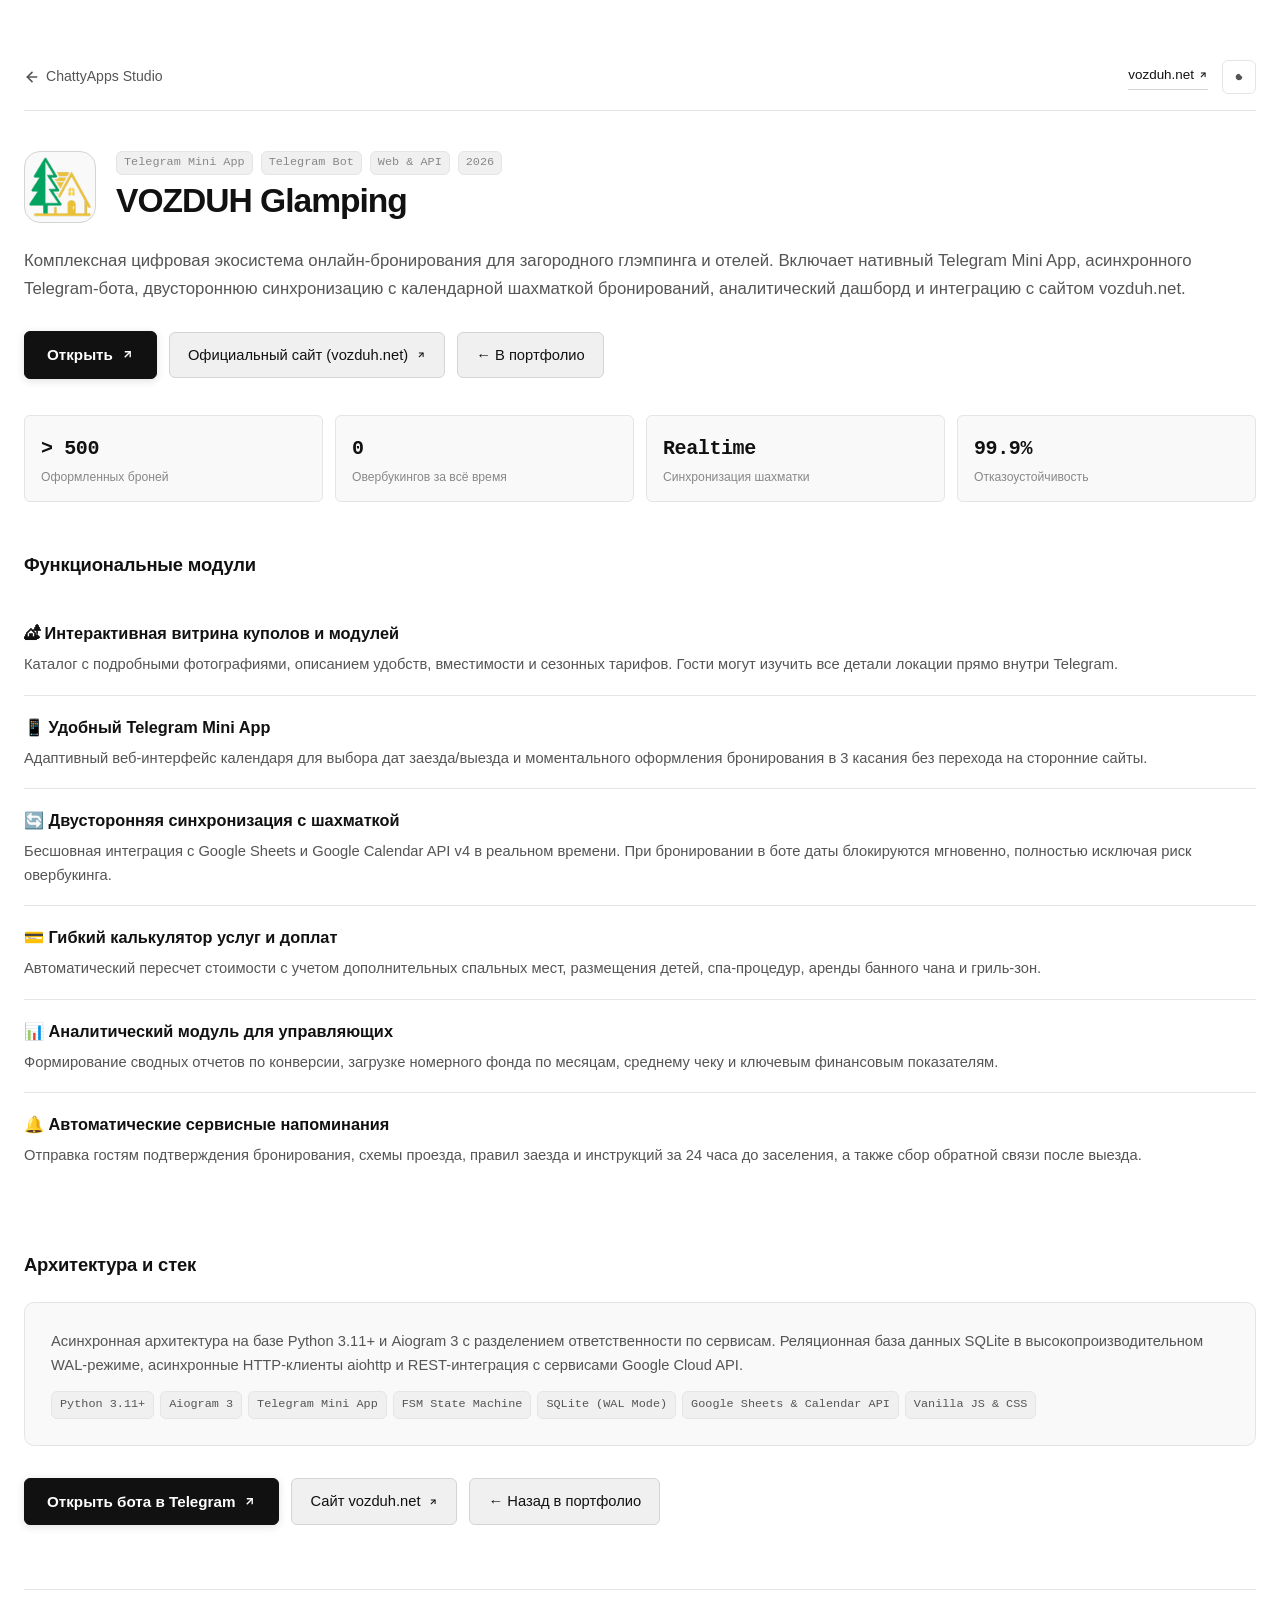
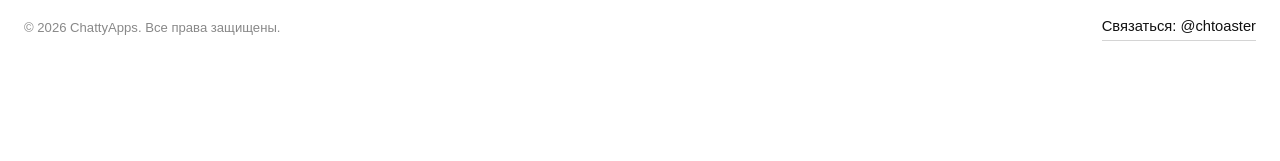
<file: vozduh.html>
<!DOCTYPE html>
<html lang="ru">
<head>
  <meta charset="UTF-8" />
  <meta name="viewport" content="width=device-width, initial-scale=1.0" />
  <title>VOZDUH — Экосистема онлайн-бронирования для глэмпинга — ChattyApps</title>
  <meta name="description" content="Telegram Mini App и бот-платформа для круглосуточного бронирования глэмпинга и загородных отелей с синхронизацией календарей и аналитикой." />
  <link rel="stylesheet" href="styles.css" />
  <link rel="icon" href="assets/vozduh-icon.png" type="image/png" />
</head>
<body>
  <div class="container">
    <!-- Navigation -->
    <header class="landing-nav-bar">
      <div class="landing-nav-left">
        <a href="index.html" class="landing-back-link" title="Вернуться в портфолио">
          <svg width="16" height="16" viewBox="0 0 24 24" fill="none" stroke="currentColor" stroke-width="2.5" stroke-linecap="round" stroke-linejoin="round">
            <line x1="19" y1="12" x2="5" y2="12"></line>
            <polyline points="12 19 5 12 12 5"></polyline>
          </svg>
          <span>ChattyApps Studio</span>
        </a>
      </div>

      <div class="header-actions">
        <a href="https://vozduh.net" target="_blank" rel="noopener noreferrer" class="link-arrow" style="font-size: 0.84rem;">
          <span>vozduh.net</span>
          <svg width="10" height="10" viewBox="0 0 24 24" fill="none" stroke="currentColor" stroke-width="2.5"><line x1="7" y1="17" x2="17" y2="7"></line><polyline points="7 7 17 7 17 17"></polyline></svg>
        </a>

        <button id="theme-toggle" class="theme-btn" aria-label="Сменить тему">
          <svg class="sun-icon" viewBox="0 0 24 24">
            <path d="M12 7c-2.76 0-5 2.24-5 5s2.24 5 5 5 5-2.24 5-5-5zM2 13h2c.55 0 1-.45 1-1s-.45-1-1-1H2c-.55 0-1 .45-1 1s.45 1 1 1zm18 0h2c.55 0 1-.45 1-1s-.45-1-1-1h-2c-.55 0-1 .45-1 1s.45 1 1 1zM11 2v2c0 .55.45 1 1 1s1-.45 1-1V2c0-.55-.45-1-1-1s-1 .45-1 1zm0 18v2c0 .55.45 1 1 1s1-.45 1-1v-2c0-.55-.45-1-1-1s-1 .45-1 1zM5.99 4.58c-.39-.39-1.03-.39-1.41 0s-.39 1.03 0 1.41l1.06 1.06c.39.39 1.03.39 1.41 0s.39-1.03 0-1.41L5.99 4.58zm12.37 12.37c-.39-.39-1.03-.39-1.41 0s-.39 1.03 0 1.41l1.06 1.06c.39.39 1.03.39 1.41 0s.39-1.03 0-1.41l-1.06-1.06zm1.06-10.96c.39-.39.39-1.03 0-1.41s-1.03-.39-1.41 0l-1.06 1.06c-.39.39-.39 1.03 0 1.41s1.03.39 1.41 0l1.06-1.06zM7.05 18.36c.39-.39.39-1.03 0-1.41s-1.03-.39-1.41 0l-1.06 1.06c-.39.39-.39 1.03 0 1.41s1.03.39 1.41 0l1.06-1.06z"/>
          </svg>
          <svg class="moon-icon" viewBox="0 0 24 24">
            <path d="M12.3 2a10 10 0 0 0-1.9 20 10 10 0 0 0 9.7-7.6 1 1 0 0 0-1.2-1.2 8 8 0 1 1-7.8-12.4 1 1 0 0 0 1.2-1.2A10 10 0 0 0 12.3 2z"/>
          </svg>
        </button>
      </div>
    </header>

    <!-- Hero -->
    <section class="landing-hero">
      <div class="landing-head">
        <img src="assets/vozduh-icon.png" alt="VOZDUH Glamping" class="landing-app-icon" />
        <div class="landing-title-wrap">
          <div class="landing-meta-tags">
            <span class="project-tag">Telegram Mini App</span>
            <span class="project-tag">Telegram Bot</span>
            <span class="project-tag">Web & API</span>
            <span class="project-tag">2026</span>
          </div>
          <h1 class="landing-title">VOZDUH Glamping</h1>
        </div>
      </div>

      <p class="landing-lead">
        Комплексная цифровая экосистема онлайн-бронирования для загородного глэмпинга и отелей. Включает нативный Telegram Mini App, асинхронного Telegram-бота, двустороннюю синхронизацию с календарной шахматкой бронирований, аналитический дашборд и интеграцию с сайтом vozduh.net.
      </p>

      <!-- Primary Action Buttons -->
      <div class="landing-actions">
        <a href="https://t.me/vozduhglampingbot" target="_blank" rel="noopener noreferrer" class="btn-primary-open">
          <span>Открыть</span>
          <svg width="13" height="13" viewBox="0 0 24 24" fill="none" stroke="currentColor" stroke-width="2.5">
            <line x1="7" y1="17" x2="17" y2="7"></line>
            <polyline points="7 7 17 7 17 17"></polyline>
          </svg>
        </a>

        <a href="https://vozduh.net" target="_blank" rel="noopener noreferrer" class="btn-secondary-action">
          <span>Официальный сайт (vozduh.net)</span>
          <svg width="10" height="10" viewBox="0 0 24 24" fill="none" stroke="currentColor" stroke-width="2.5"><line x1="7" y1="17" x2="17" y2="7"></line><polyline points="7 7 17 7 17 17"></polyline></svg>
        </a>

        <a href="index.html" class="btn-secondary-action">
          <span>← В портфолио</span>
        </a>
      </div>

      <!-- Quick Metrics -->
      <div class="metrics-grid">
        <div class="metric-card">
          <span class="metric-val">&gt; 500</span>
          <span class="metric-lbl">Оформленных броней</span>
        </div>
        <div class="metric-card">
          <span class="metric-val">0</span>
          <span class="metric-lbl">Овербукингов за всё время</span>
        </div>
        <div class="metric-card">
          <span class="metric-val">Realtime</span>
          <span class="metric-lbl">Синхронизация шахматки</span>
        </div>
        <div class="metric-card">
          <span class="metric-val">99.9%</span>
          <span class="metric-lbl">Отказоустойчивость</span>
        </div>
      </div>
    </section>

    <!-- Key Features -->
    <section class="section">
      <div class="section-head">
        <h2 class="section-title">Функциональные модули</h2>
      </div>

      <div>
        <div class="landing-feature-item">
          <div class="landing-feature-title">
            <span>🏕 Интерактивная витрина куполов и модулей</span>
          </div>
          <p class="landing-feature-desc">
            Каталог с подробными фотографиями, описанием удобств, вместимости и сезонных тарифов. Гости могут изучить все детали локации прямо внутри Telegram.
          </p>
        </div>

        <div class="landing-feature-item">
          <div class="landing-feature-title">
            <span>📱 Удобный Telegram Mini App</span>
          </div>
          <p class="landing-feature-desc">
            Адаптивный веб-интерфейс календаря для выбора дат заезда/выезда и моментального оформления бронирования в 3 касания без перехода на сторонние сайты.
          </p>
        </div>

        <div class="landing-feature-item">
          <div class="landing-feature-title">
            <span>🔄 Двусторонняя синхронизация с шахматкой</span>
          </div>
          <p class="landing-feature-desc">
            Бесшовная интеграция с Google Sheets и Google Calendar API v4 в реальном времени. При бронировании в боте даты блокируются мгновенно, полностью исключая риск овербукинга.
          </p>
        </div>

        <div class="landing-feature-item">
          <div class="landing-feature-title">
            <span>💳 Гибкий калькулятор услуг и доплат</span>
          </div>
          <p class="landing-feature-desc">
            Автоматический пересчет стоимости с учетом дополнительных спальных мест, размещения детей, спа-процедур, аренды банного чана и гриль-зон.
          </p>
        </div>

        <div class="landing-feature-item">
          <div class="landing-feature-title">
            <span>📊 Аналитический модуль для управляющих</span>
          </div>
          <p class="landing-feature-desc">
            Формирование сводных отчетов по конверсии, загрузке номерного фонда по месяцам, среднему чеку и ключевым финансовым показателям.
          </p>
        </div>

        <div class="landing-feature-item">
          <div class="landing-feature-title">
            <span>🔔 Автоматические сервисные напоминания</span>
          </div>
          <p class="landing-feature-desc">
            Отправка гостям подтверждения бронирования, схемы проезда, правил заезда и инструкций за 24 часа до заселения, а также сбор обратной связи после выезда.
          </p>
        </div>
      </div>
    </section>

    <!-- Architecture & Stack -->
    <section class="section">
      <div class="section-head">
        <h2 class="section-title">Архитектура и стек</h2>
      </div>

      <div class="contact-box" style="margin-bottom: 24px;">
        <p class="drawer-text" style="margin-bottom: 14px;">
          Асинхронная архитектура на базе Python 3.11+ и Aiogram 3 с разделением ответственности по сервисам. Реляционная база данных SQLite в высокопроизводительном WAL-режиме, асинхронные HTTP-клиенты aiohttp и REST-интеграция с сервисами Google Cloud API.
        </p>

        <div class="drawer-stack">
          <span class="stack-pill">Python 3.11+</span>
          <span class="stack-pill">Aiogram 3</span>
          <span class="stack-pill">Telegram Mini App</span>
          <span class="stack-pill">FSM State Machine</span>
          <span class="stack-pill">SQLite (WAL Mode)</span>
          <span class="stack-pill">Google Sheets & Calendar API</span>
          <span class="stack-pill">Vanilla JS & CSS</span>
        </div>
      </div>

      <!-- Action Buttons Bottom -->
      <div class="landing-actions" style="margin-top: 32px;">
        <a href="https://t.me/vozduhglampingbot" target="_blank" rel="noopener noreferrer" class="btn-primary-open">
          <span>Открыть бота в Telegram</span>
          <svg width="13" height="13" viewBox="0 0 24 24" fill="none" stroke="currentColor" stroke-width="2.5"><line x1="7" y1="17" x2="17" y2="7"></line><polyline points="7 7 17 7 17 17"></polyline></svg>
        </a>

        <a href="https://vozduh.net" target="_blank" rel="noopener noreferrer" class="btn-secondary-action">
          <span>Сайт vozduh.net</span>
          <svg width="10" height="10" viewBox="0 0 24 24" fill="none" stroke="currentColor" stroke-width="2.5"><line x1="7" y1="17" x2="17" y2="7"></line><polyline points="7 7 17 7 17 17"></polyline></svg>
        </a>

        <a href="index.html" class="btn-secondary-action">
          <span>← Назад в портфолио</span>
        </a>
      </div>
    </section>

    <!-- Footer -->
    <footer class="site-footer">
      <div>
        <span>© 2026 ChattyApps. Все права защищены.</span>
      </div>
      <div>
        <a href="https://t.me/chtoaster" target="_blank" rel="noopener noreferrer" class="link-arrow">
          <span>Связаться: @chtoaster</span>
        </a>
      </div>
    </footer>
  </div>

  <script src="script.js"></script>
</body>
</html>
</file>
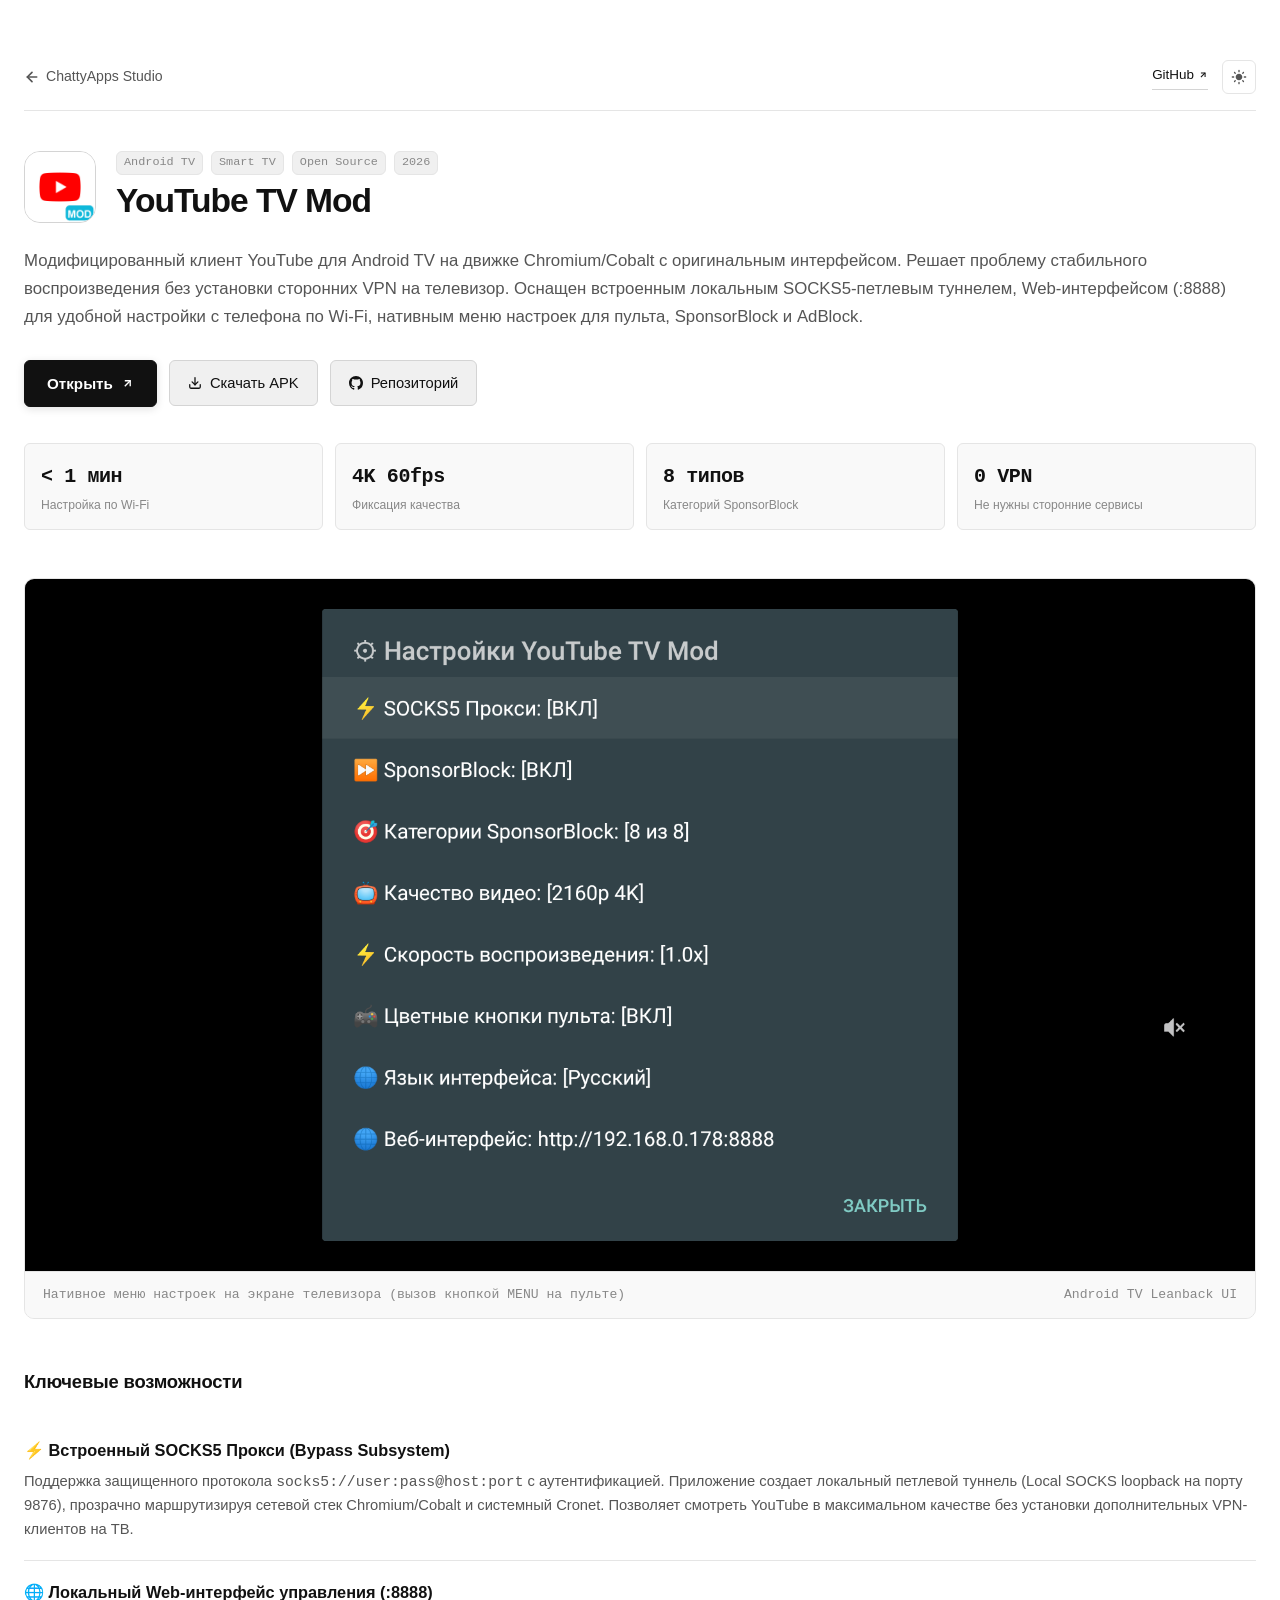
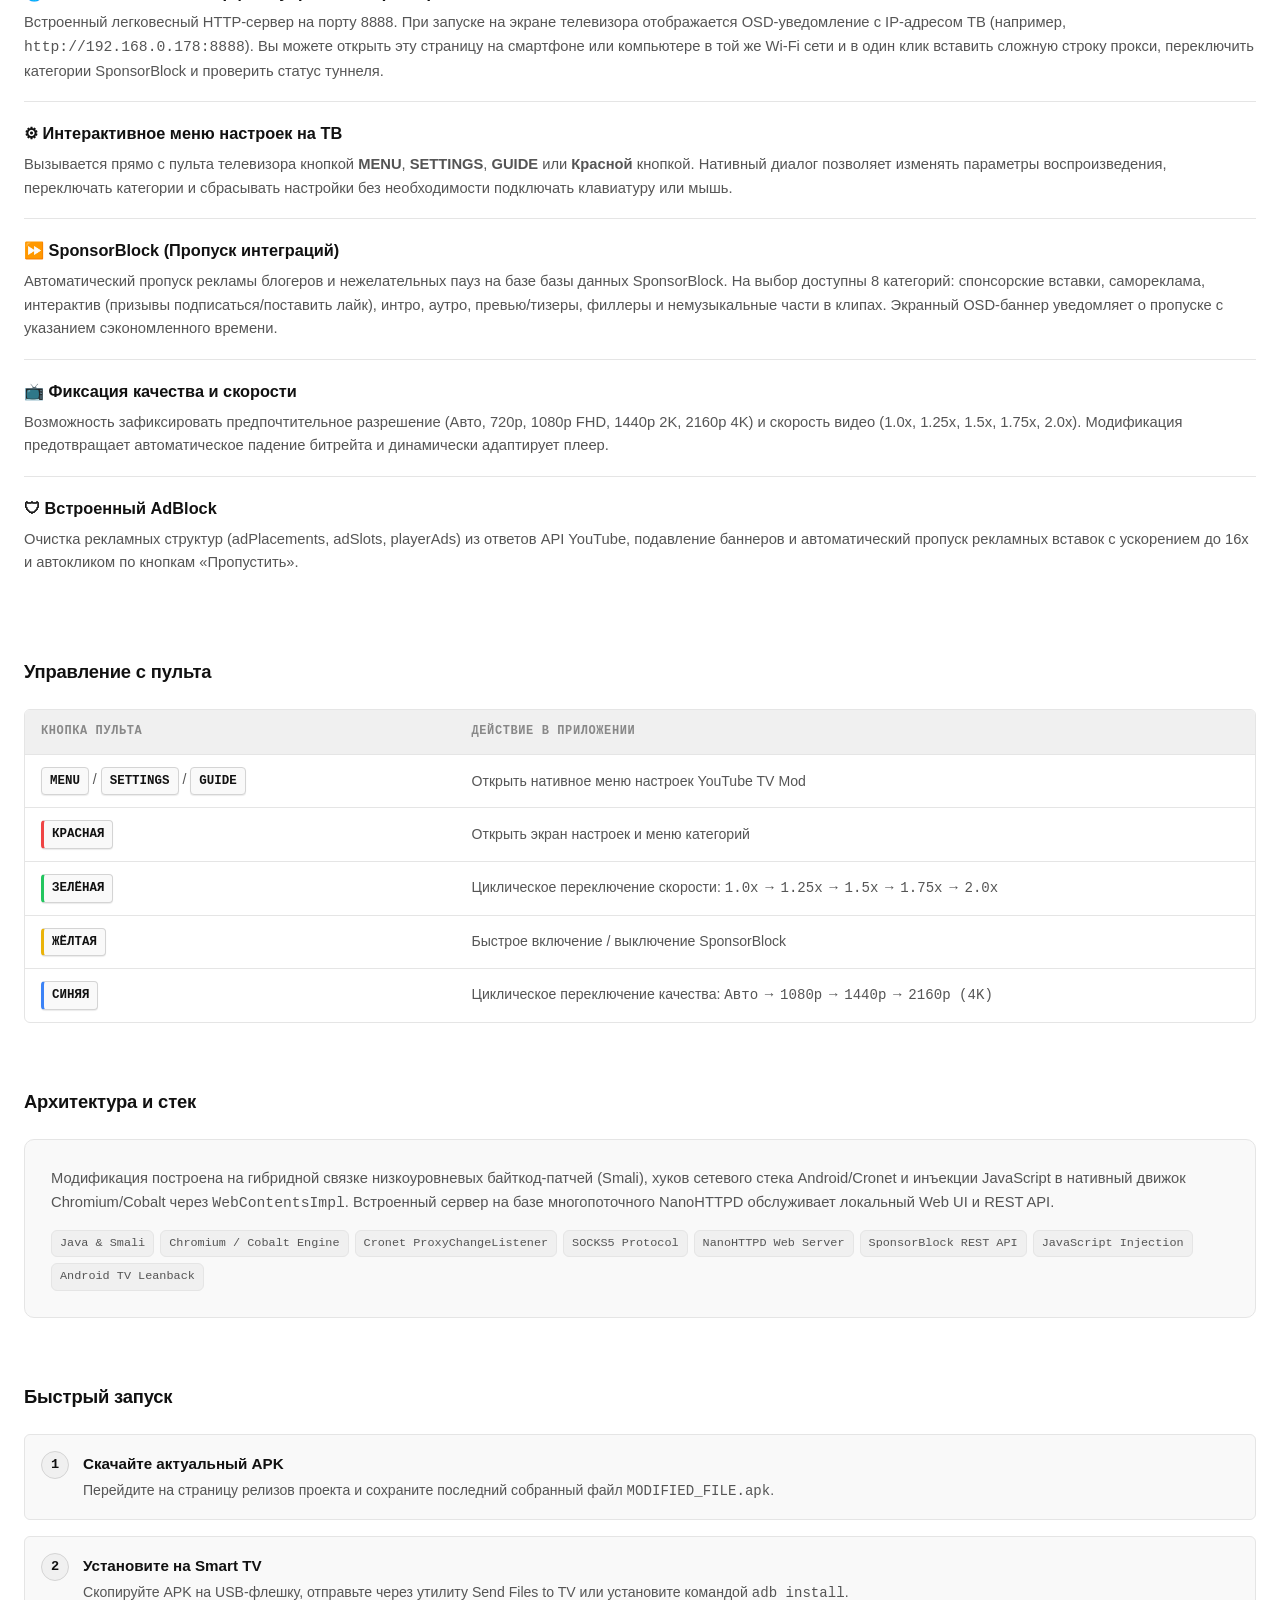
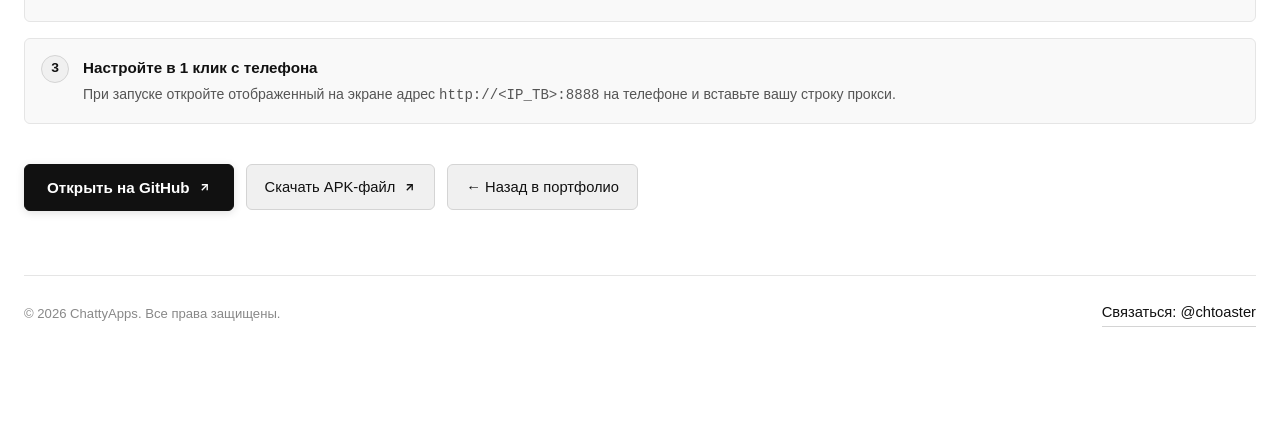
<file: yttvaf.html>
<!DOCTYPE html>
<html lang="ru">
<head>
  <meta charset="UTF-8" />
  <meta name="viewport" content="width=device-width, initial-scale=1.0" />
  <title>YouTube TV Mod (com.chatty.yttvaf) — ChattyApps Studio</title>
  <meta name="description" content="Модифицированный клиент YouTube для Android TV / Smart TV со встроенным SOCKS5, SponsorBlock, AdBlock и веб-интерфейсом управления (:8888)." />
  <link rel="stylesheet" href="styles.css" />
  <link rel="icon" href="assets/yttvaf-icon.png" type="image/png" />
</head>
<body>
  <div class="container">
    <!-- Navigation -->
    <header class="landing-nav-bar">
      <div class="landing-nav-left">
        <a href="index.html" class="landing-back-link" title="Вернуться в портфолио">
          <svg width="16" height="16" viewBox="0 0 24 24" fill="none" stroke="currentColor" stroke-width="2.5" stroke-linecap="round" stroke-linejoin="round">
            <line x1="19" y1="12" x2="5" y2="12"></line>
            <polyline points="12 19 5 12 12 5"></polyline>
          </svg>
          <span>ChattyApps Studio</span>
        </a>
      </div>

      <div class="header-actions">
        <a href="https://github.com/chattytoaster/yttvaf" target="_blank" rel="noopener noreferrer" class="link-arrow" style="font-size: 0.84rem;">
          <span>GitHub</span>
          <svg width="10" height="10" viewBox="0 0 24 24" fill="none" stroke="currentColor" stroke-width="2.5"><line x1="7" y1="17" x2="17" y2="7"></line><polyline points="7 7 17 7 17 17"></polyline></svg>
        </a>

        <button id="theme-toggle" class="theme-btn" aria-label="Сменить тему">
          <svg class="sun-icon" viewBox="0 0 24 24">
            <path d="M12 7c-2.76 0-5 2.24-5 5s2.24 5 5 5 5-2.24 5-5-2.24-5-5-5zM2 13h2c.55 0 1-.45 1-1s-.45-1-1-1H2c-.55 0-1 .45-1 1s.45 1 1 1zm18 0h2c.55 0 1-.45 1-1s-.45-1-1-1h-2c-.55 0-1 .45-1 1s.45 1 1 1zM11 2v2c0 .55.45 1 1 1s1-.45 1-1V2c0-.55-.45-1-1-1s-1 .45-1 1zm0 18v2c0 .55.45 1 1 1s1-.45 1-1v-2c0-.55-.45-1-1-1s-1 .45-1 1zM5.99 4.58c-.39-.39-1.03-.39-1.41 0s-.39 1.03 0 1.41l1.06 1.06c.39.39 1.03.39 1.41 0s.39-1.03 0-1.41L5.99 4.58zm12.37 12.37c-.39-.39-1.03-.39-1.41 0s-.39 1.03 0 1.41l1.06 1.06c.39.39 1.03.39 1.41 0s.39-1.03 0-1.41l-1.06-1.06zm1.06-10.96c.39-.39.39-1.03 0-1.41s-1.03-.39-1.41 0l-1.06 1.06c-.39.39-.39 1.03 0 1.41s1.03.39 1.41 0l1.06-1.06zM7.05 18.36c.39-.39.39-1.03 0-1.41s-1.03-.39-1.41 0l-1.06 1.06c-.39.39-.39 1.03 0 1.41s1.03.39 1.41 0l1.06-1.06z"/>
          </svg>
          <svg class="moon-icon" viewBox="0 0 24 24">
            <path d="M12.3 2a10 10 0 0 0-1.9 20 10 10 0 0 0 9.7-7.6 1 1 0 0 0-1.2-1.2 8 8 0 1 1-7.8-12.4 1 1 0 0 0 1.2-1.2A10 10 0 0 0 12.3 2z"/>
          </svg>
        </button>
      </div>
    </header>

    <!-- Hero -->
    <section class="landing-hero">
      <div class="landing-head">
        <img src="assets/yttvaf-icon.png" alt="YouTube TV Mod" class="landing-app-icon" />
        <div class="landing-title-wrap">
          <div class="landing-meta-tags">
            <span class="project-tag">Android TV</span>
            <span class="project-tag">Smart TV</span>
            <span class="project-tag">Open Source</span>
            <span class="project-tag">2026</span>
          </div>
          <h1 class="landing-title">YouTube TV Mod</h1>
        </div>
      </div>

      <p class="landing-lead">
        Модифицированный клиент YouTube для Android TV на движке Chromium/Cobalt с оригинальным интерфейсом. Решает проблему стабильного воспроизведения без установки сторонних VPN на телевизор. Оснащен встроенным локальным SOCKS5-петлевым туннелем, Web-интерфейсом (:8888) для удобной настройки с телефона по Wi-Fi, нативным меню настроек для пульта, SponsorBlock и AdBlock.
      </p>

      <!-- Primary Action Buttons (Requested by user) -->
      <div class="landing-actions">
        <a href="https://github.com/chattytoaster/yttvaf" target="_blank" rel="noopener noreferrer" class="btn-primary-open">
          <span>Открыть</span>
          <svg width="13" height="13" viewBox="0 0 24 24" fill="none" stroke="currentColor" stroke-width="2.5">
            <line x1="7" y1="17" x2="17" y2="7"></line>
            <polyline points="7 7 17 7 17 17"></polyline>
          </svg>
        </a>

        <a href="https://github.com/chattytoaster/yttvaf/releases/download/v1.0.2/YouTubeTV-Mod-v1.0.2.apk" target="_blank" rel="noopener noreferrer" class="btn-secondary-action">
          <svg width="14" height="14" viewBox="0 0 24 24" fill="none" stroke="currentColor" stroke-width="2.2" stroke-linecap="round" stroke-linejoin="round">
            <path d="M21 15v4a2 2 0 0 1-2 2H5a2 2 0 0 1-2-2v-4"></path>
            <polyline points="7 10 12 15 17 10"></polyline>
            <line x1="12" y1="15" x2="12" y2="3"></line>
          </svg>
          <span>Скачать APK</span>
        </a>

        <a href="https://github.com/chattytoaster/yttvaf" target="_blank" rel="noopener noreferrer" class="btn-secondary-action">
          <svg width="14" height="14" viewBox="0 0 24 24" fill="currentColor">
            <path d="M12 0C5.37 0 0 5.37 0 12c0 5.31 3.435 9.795 8.205 11.385.6.105.825-.255.825-.57 0-.285-.015-1.23-.015-2.235-3.015.555-3.795-.735-4.035-1.41-.135-.345-.72-1.41-1.23-1.695-.42-.225-1.02-.78-.015-.795.945-.015 1.62.87 1.845 1.23 1.08 1.815 2.805 1.305 3.495.99.105-.78.42-1.305.765-1.605-2.67-.3-5.46-1.335-5.46-5.925 0-1.305.465-2.385 1.23-3.225-.12-.3-.54-1.53.12-3.18 0 0 1.005-.315 3.3 1.23.96-.27 1.98-.405 3-.405s2.04.135 3 .405c2.295-1.56 3.3-1.23 3.3-1.23.66 1.65.24 2.88.12 3.18.765.84 1.23 1.905 1.23 3.225 0 4.605-2.805 5.625-5.475 5.925.435.375.81 1.095.81 2.22 0 1.605-.015 2.895-.015 3.3 0 .315.225.69.825.57A12.02 12.02 0 0024 12c0-6.63-5.37-12-12-12z"/>
          </svg>
          <span>Репозиторий</span>
        </a>
      </div>

      <!-- Quick Metrics -->
      <div class="metrics-grid">
        <div class="metric-card">
          <span class="metric-val">&lt; 1 мин</span>
          <span class="metric-lbl">Настройка по Wi-Fi</span>
        </div>
        <div class="metric-card">
          <span class="metric-val">4K 60fps</span>
          <span class="metric-lbl">Фиксация качества</span>
        </div>
        <div class="metric-card">
          <span class="metric-val">8 типов</span>
          <span class="metric-lbl">Категорий SponsorBlock</span>
        </div>
        <div class="metric-card">
          <span class="metric-val">0 VPN</span>
          <span class="metric-lbl">Не нужны сторонние сервисы</span>
        </div>
      </div>

      <!-- Screenshot Showcase -->
      <div class="landing-media-box">
        <img src="assets/yttvaf-dialog.png" alt="Нативное меню настроек YouTube TV Mod на экране телевизора" loading="lazy" />
        <div class="landing-media-caption">
          <span>Нативное меню настроек на экране телевизора (вызов кнопкой MENU на пульте)</span>
          <span>Android TV Leanback UI</span>
        </div>
      </div>
    </section>

    <!-- Features -->
    <section class="section">
      <div class="section-head">
        <h2 class="section-title">Ключевые возможности</h2>
      </div>

      <div>
        <div class="landing-feature-item">
          <div class="landing-feature-title">
            <span>⚡ Встроенный SOCKS5 Прокси (Bypass Subsystem)</span>
          </div>
          <p class="landing-feature-desc">
            Поддержка защищенного протокола <code>socks5://user:pass@host:port</code> с аутентификацией. Приложение создает локальный петлевой туннель (Local SOCKS loopback на порту 9876), прозрачно маршрутизируя сетевой стек Chromium/Cobalt и системный Cronet. Позволяет смотреть YouTube в максимальном качестве без установки дополнительных VPN-клиентов на ТВ.
          </p>
        </div>

        <div class="landing-feature-item">
          <div class="landing-feature-title">
            <span>🌐 Локальный Web-интерфейс управления (:8888)</span>
          </div>
          <p class="landing-feature-desc">
            Встроенный легковесный HTTP-сервер на порту 8888. При запуске на экране телевизора отображается OSD-уведомление с IP-адресом ТВ (например, <code>http://192.168.0.178:8888</code>). Вы можете открыть эту страницу на смартфоне или компьютере в той же Wi-Fi сети и в один клик вставить сложную строку прокси, переключить категории SponsorBlock и проверить статус туннеля.
          </p>
        </div>

        <div class="landing-feature-item">
          <div class="landing-feature-title">
            <span>⚙ Интерактивное меню настроек на ТВ</span>
          </div>
          <p class="landing-feature-desc">
            Вызывается прямо с пульта телевизора кнопкой <strong>MENU</strong>, <strong>SETTINGS</strong>, <strong>GUIDE</strong> или <strong>Красной</strong> кнопкой. Нативный диалог позволяет изменять параметры воспроизведения, переключать категории и сбрасывать настройки без необходимости подключать клавиатуру или мышь.
          </p>
        </div>

        <div class="landing-feature-item">
          <div class="landing-feature-title">
            <span>⏩ SponsorBlock (Пропуск интеграций)</span>
          </div>
          <p class="landing-feature-desc">
            Автоматический пропуск рекламы блогеров и нежелательных пауз на базе базы данных SponsorBlock. На выбор доступны 8 категорий: спонсорские вставки, самореклама, интерактив (призывы подписаться/поставить лайк), интро, аутро, превью/тизеры, филлеры и немузыкальные части в клипах. Экранный OSD-баннер уведомляет о пропуске с указанием сэкономленного времени.
          </p>
        </div>

        <div class="landing-feature-item">
          <div class="landing-feature-title">
            <span>📺 Фиксация качества и скорости</span>
          </div>
          <p class="landing-feature-desc">
            Возможность зафиксировать предпочтительное разрешение (Авто, 720p, 1080p FHD, 1440p 2K, 2160p 4K) и скорость видео (1.0x, 1.25x, 1.5x, 1.75x, 2.0x). Модификация предотвращает автоматическое падение битрейта и динамически адаптирует плеер.
          </p>
        </div>

        <div class="landing-feature-item">
          <div class="landing-feature-title">
            <span>🛡 Встроенный AdBlock</span>
          </div>
          <p class="landing-feature-desc">
            Очистка рекламных структур (adPlacements, adSlots, playerAds) из ответов API YouTube, подавление баннеров и автоматический пропуск рекламных вставок с ускорением до 16x и автокликом по кнопкам «Пропустить».
          </p>
        </div>
      </div>
    </section>

    <!-- Remote Hotkeys -->
    <section class="section">
      <div class="section-head">
        <h2 class="section-title">Управление с пульта</h2>
      </div>

      <div class="landing-table-wrap">
        <table class="landing-table">
          <thead>
            <tr>
              <th style="width: 35%;">Кнопка пульта</th>
              <th>Действие в приложении</th>
            </tr>
          </thead>
          <tbody>
            <tr>
              <td><span class="kbd-tag">MENU</span> / <span class="kbd-tag">SETTINGS</span> / <span class="kbd-tag">GUIDE</span></td>
              <td>Открыть нативное меню настроек YouTube TV Mod</td>
            </tr>
            <tr>
              <td><span class="kbd-tag" style="border-left: 3px solid #ef4444;">КРАСНАЯ</span></td>
              <td>Открыть экран настроек и меню категорий</td>
            </tr>
            <tr>
              <td><span class="kbd-tag" style="border-left: 3px solid #22c55e;">ЗЕЛЁНАЯ</span></td>
              <td>Циклическое переключение скорости: <code>1.0x</code> → <code>1.25x</code> → <code>1.5x</code> → <code>1.75x</code> → <code>2.0x</code></td>
            </tr>
            <tr>
              <td><span class="kbd-tag" style="border-left: 3px solid #eab308;">ЖЁЛТАЯ</span></td>
              <td>Быстрое включение / выключение SponsorBlock</td>
            </tr>
            <tr>
              <td><span class="kbd-tag" style="border-left: 3px solid #3b82f6;">СИНЯЯ</span></td>
              <td>Циклическое переключение качества: <code>Авто</code> → <code>1080p</code> → <code>1440p</code> → <code>2160p (4K)</code></td>
            </tr>
          </tbody>
        </table>
      </div>
    </section>

    <!-- Architecture & Stack -->
    <section class="section">
      <div class="section-head">
        <h2 class="section-title">Архитектура и стек</h2>
      </div>

      <div class="contact-box" style="margin-bottom: 24px;">
        <p class="drawer-text" style="margin-bottom: 14px;">
          Модификация построена на гибридной связке низкоуровневых байткод-патчей (Smali), хуков сетевого стека Android/Cronet и инъекции JavaScript в нативный движок Chromium/Cobalt через <code>WebContentsImpl</code>. Встроенный сервер на базе многопоточного NanoHTTPD обслуживает локальный Web UI и REST API.
        </p>

        <div class="drawer-stack">
          <span class="stack-pill">Java & Smali</span>
          <span class="stack-pill">Chromium / Cobalt Engine</span>
          <span class="stack-pill">Cronet ProxyChangeListener</span>
          <span class="stack-pill">SOCKS5 Protocol</span>
          <span class="stack-pill">NanoHTTPD Web Server</span>
          <span class="stack-pill">SponsorBlock REST API</span>
          <span class="stack-pill">JavaScript Injection</span>
          <span class="stack-pill">Android TV Leanback</span>
        </div>
      </div>
    </section>

    <!-- Quick Start -->
    <section class="section">
      <div class="section-head">
        <h2 class="section-title">Быстрый запуск</h2>
      </div>

      <div class="steps-list">
        <div class="step-card">
          <span class="step-num">1</span>
          <div class="step-content">
            <span class="step-title">Скачайте актуальный APK</span>
            <span class="step-desc">Перейдите на страницу релизов проекта и сохраните последний собранный файл <code>MODIFIED_FILE.apk</code>.</span>
          </div>
        </div>

        <div class="step-card">
          <span class="step-num">2</span>
          <div class="step-content">
            <span class="step-title">Установите на Smart TV</span>
            <span class="step-desc">Скопируйте APK на USB-флешку, отправьте через утилиту Send Files to TV или установите командой <code>adb install</code>.</span>
          </div>
        </div>

        <div class="step-card">
          <span class="step-num">3</span>
          <div class="step-content">
            <span class="step-title">Настройте в 1 клик с телефона</span>
            <span class="step-desc">При запуске откройте отображенный на экране адрес <code>http://&lt;IP_ТВ&gt;:8888</code> на телефоне и вставьте вашу строку прокси.</span>
          </div>
        </div>
      </div>

      <!-- Call to Action -->
      <div class="landing-actions" style="margin-top: 32px;">
        <a href="https://github.com/chattytoaster/yttvaf" target="_blank" rel="noopener noreferrer" class="btn-primary-open">
          <span>Открыть на GitHub</span>
          <svg width="13" height="13" viewBox="0 0 24 24" fill="none" stroke="currentColor" stroke-width="2.5"><line x1="7" y1="17" x2="17" y2="7"></line><polyline points="7 7 17 7 17 17"></polyline></svg>
        </a>

        <a href="https://github.com/chattytoaster/yttvaf/releases/download/v1.0.2/YouTubeTV-Mod-v1.0.2.apk" target="_blank" rel="noopener noreferrer" class="btn-secondary-action">
          <span>Скачать APK-файл</span>
          <svg width="13" height="13" viewBox="0 0 24 24" fill="none" stroke="currentColor" stroke-width="2.5"><line x1="7" y1="17" x2="17" y2="7"></line><polyline points="7 7 17 7 17 17"></polyline></svg>
        </a>

        <a href="index.html" class="btn-secondary-action">
          <span>← Назад в портфолио</span>
        </a>
      </div>
    </section>

    <!-- Footer -->
    <footer class="site-footer">
      <div>
        <span>© 2026 ChattyApps. Все права защищены.</span>
      </div>
      <div>
        <a href="https://t.me/chtoaster" target="_blank" rel="noopener noreferrer" class="link-arrow">
          <span>Связаться: @chtoaster</span>
        </a>
      </div>
    </footer>
  </div>

  <script src="script.js"></script>
</body>
</html>
</file>
<file: styles.css>
/* ==========================================================================
   ChattyApps — Minimalist Engineering Portfolio
   Clean, typography-focused, craft-driven design
   ========================================================================== */

:root {
  /* Dark Mode (Default) - Pure Monochrome & Subtlety */
  --bg-body: #000000;
  --bg-surface: #0a0a0a;
  --bg-surface-hover: #141414;
  --bg-surface-active: #1c1c1c;
  --bg-badge: #141414;

  --border-subtle: #1c1c1c;
  --border-medium: #282828;
  --border-active: #404040;

  --text-primary: #ededed;
  --text-secondary: #8e8e8e;
  --text-muted: #5a5a5a;
  --text-link: #ffffff;

  --accent-green: #22c55e;
  --accent-blue: #3b82f6;

  --font-sans: 'Inter', -apple-system, BlinkMacSystemFont, 'Segoe UI', Roboto, Helvetica, Arial, sans-serif;
  --font-mono: 'JetBrains Mono', 'Fira Code', Consolas, monospace;

  --radius-sm: 6px;
  --radius-md: 10px;
  --radius-lg: 16px;
  --radius-full: 9999px;

  --content-max-width: 740px;
  --transition: 0.18s ease;
}

/* Light Mode */
body.light-theme {
  --bg-body: #ffffff;
  --bg-surface: #f9f9f9;
  --bg-surface-hover: #f1f1f1;
  --bg-surface-active: #e8e8e8;
  --bg-badge: #f0f0f0;

  --border-subtle: #e5e5e5;
  --border-medium: #d4d4d4;
  --border-active: #a3a3a3;

  --text-primary: #111111;
  --text-secondary: #555555;
  --text-muted: #888888;
  --text-link: #000000;
}

/* ==========================================================================
   Base
   ========================================================================== */

*, *::before, *::after {
  box-sizing: border-box;
  margin: 0;
  padding: 0;
}

html {
  font-size: 16px;
  scroll-behavior: smooth;
  -webkit-font-smoothing: antialiased;
  -moz-osx-font-smoothing: grayscale;
}

body {
  font-family: var(--font-sans);
  background-color: var(--bg-body);
  color: var(--text-primary);
  line-height: 1.65;
  padding: 60px 24px 120px 24px;
  transition: background-color var(--transition), color var(--transition);
}

.wrapper {
  max-width: var(--content-max-width);
  margin: 0 auto;
}

a {
  color: inherit;
  text-decoration: none;
  transition: color var(--transition), opacity var(--transition);
}

/* ==========================================================================
   Header
   ========================================================================== */

.site-header {
  display: flex;
  align-items: center;
  justify-content: space-between;
  margin-bottom: 56px;
  padding-bottom: 24px;
  border-bottom: 1px solid var(--border-subtle);
}

.brand {
  display: flex;
  align-items: center;
  gap: 12px;
}

.brand-icon {
  width: 32px;
  height: 32px;
  border-radius: var(--radius-sm);
  display: flex;
  align-items: center;
  justify-content: center;
}

.brand-icon img, .brand-icon svg {
  width: 100%;
  height: 100%;
}

.brand-name {
  font-weight: 600;
  font-size: 1.05rem;
  letter-spacing: -0.01em;
}

.header-actions {
  display: flex;
  align-items: center;
  gap: 14px;
}

.status-pill {
  display: inline-flex;
  align-items: center;
  gap: 7px;
  font-size: 0.8rem;
  color: var(--text-secondary);
  background: var(--bg-surface);
  border: 1px solid var(--border-subtle);
  padding: 4px 11px;
  border-radius: var(--radius-full);
}

.status-dot {
  width: 6px;
  height: 6px;
  border-radius: 50%;
  background-color: var(--accent-green);
  box-shadow: 0 0 8px rgba(34, 197, 94, 0.6);
}

.theme-btn {
  background: transparent;
  border: 1px solid var(--border-subtle);
  border-radius: var(--radius-sm);
  width: 34px;
  height: 34px;
  display: flex;
  align-items: center;
  justify-content: center;
  cursor: pointer;
  color: var(--text-secondary);
  transition: all var(--transition);
}

.theme-btn:hover {
  color: var(--text-primary);
  border-color: var(--border-medium);
  background: var(--bg-surface);
}

.theme-btn svg {
  width: 16px;
  height: 16px;
  fill: currentColor;
}

.sun-icon { display: none; }
.moon-icon { display: block; }
body.light-theme .sun-icon { display: block; }
body.light-theme .moon-icon { display: none; }

/* ==========================================================================
   Hero / Intro
   ========================================================================== */

.hero {
  margin-bottom: 56px;
}

.hero-title {
  font-size: 1.85rem;
  font-weight: 600;
  letter-spacing: -0.03em;
  line-height: 1.3;
  margin-bottom: 18px;
  color: var(--text-primary);
}

.hero-bio {
  font-size: 1.02rem;
  color: var(--text-secondary);
  line-height: 1.7;
  margin-bottom: 24px;
}

.hero-links {
  display: flex;
  align-items: center;
  gap: 18px;
  flex-wrap: wrap;
}

.link-arrow {
  display: inline-flex;
  align-items: center;
  gap: 4px;
  font-size: 0.92rem;
  font-weight: 500;
  color: var(--text-primary);
  padding-bottom: 2px;
  border-bottom: 1px solid var(--border-medium);
  transition: all var(--transition);
}

.link-arrow:hover {
  border-bottom-color: var(--text-primary);
  color: var(--text-link);
}

.link-arrow svg {
  transition: transform var(--transition);
}

.link-arrow:hover svg {
  transform: translate(2px, -2px);
}

/* ==========================================================================
   Section Headers & Tabs
   ========================================================================== */

.section {
  margin-bottom: 64px;
}

.section-head {
  display: flex;
  align-items: baseline;
  justify-content: space-between;
  margin-bottom: 22px;
}

.section-title {
  font-size: 1.15rem;
  font-weight: 600;
  letter-spacing: -0.01em;
  color: var(--text-primary);
}

.filter-group {
  display: flex;
  gap: 6px;
  flex-wrap: wrap;
}

.filter-btn {
  background: transparent;
  border: 1px solid transparent;
  color: var(--text-muted);
  font-size: 0.8rem;
  font-weight: 500;
  padding: 4px 10px;
  border-radius: var(--radius-sm);
  cursor: pointer;
  transition: all var(--transition);
}

.filter-btn:hover {
  color: var(--text-secondary);
}

.filter-btn.active {
  color: var(--text-primary);
  background: var(--bg-surface);
  border-color: var(--border-subtle);
}

/* ==========================================================================
   Projects List
   ========================================================================== */

.projects-list {
  display: flex;
  flex-direction: column;
  gap: 12px;
}

.project-item {
  background: var(--bg-surface);
  border: 1px solid var(--border-subtle);
  border-radius: var(--radius-md);
  transition: all var(--transition);
  overflow: hidden;
}

.project-item:hover {
  border-color: var(--border-medium);
  background: var(--bg-surface-hover);
}

.project-item.expanded {
  border-color: var(--border-active);
}

/* Project Header / Row */
.project-row {
  padding: 18px 22px;
  display: flex;
  align-items: center;
  justify-content: space-between;
  cursor: pointer;
  user-select: none;
  gap: 16px;
}

.project-leading {
  display: flex;
  align-items: center;
  gap: 16px;
  flex: 1;
  min-width: 0;
}

.project-avatar {
  width: 44px;
  height: 44px;
  border-radius: var(--radius-sm);
  background: var(--bg-badge);
  border: 1px solid var(--border-subtle);
  display: flex;
  align-items: center;
  justify-content: center;
  flex-shrink: 0;
  overflow: hidden;
  transition: transform var(--transition), border-color var(--transition);
}

.project-item:hover .project-avatar {
  border-color: var(--border-medium);
  transform: scale(1.04);
}

.project-avatar img {
  width: 100%;
  height: 100%;
  object-fit: contain;
  display: block;
}

.project-info {
  display: flex;
  flex-direction: column;
  gap: 4px;
  min-width: 0;
}

.project-meta-line {
  display: flex;
  align-items: center;
  gap: 10px;
}

.project-title {
  font-size: 1.08rem;
  font-weight: 600;
  color: var(--text-primary);
  letter-spacing: -0.01em;
}

.project-tag {
  font-size: 0.74rem;
  font-family: var(--font-mono);
  color: var(--text-muted);
  background: var(--bg-badge);
  border: 1px solid var(--border-subtle);
  padding: 1px 7px;
  border-radius: var(--radius-sm);
}

.project-desc-short {
  font-size: 0.9rem;
  color: var(--text-secondary);
  line-height: 1.5;
}

.project-row-actions {
  display: flex;
  align-items: center;
  gap: 10px;
  flex-shrink: 0;
}

.action-btn-group {
  display: inline-flex;
  align-items: center;
  gap: 8px;
  flex-wrap: wrap;
}

.action-btn-group.is-disabled {
  cursor: not-allowed;
}

.btn-view {
  display: inline-flex;
  align-items: center;
  gap: 5px;
  font-size: 0.8rem;
  font-weight: 500;
  font-family: inherit;
  color: var(--text-primary);
  background: var(--bg-badge);
  border: 1px solid var(--border-medium);
  padding: 5px 12px;
  border-radius: var(--radius-sm);
  transition: all var(--transition);
  white-space: nowrap;
  text-decoration: none;
}

.btn-view:hover {
  background: var(--text-primary);
  color: var(--bg-body);
  border-color: var(--text-primary);
}

.btn-view.is-disabled {
  opacity: 0.45;
  cursor: not-allowed;
  pointer-events: none;
  background: var(--bg-badge);
  color: var(--text-muted);
  border-color: var(--border-subtle);
  transform: none !important;
}

.badge-unavailable {
  display: inline-flex;
  align-items: center;
  gap: 5px;
  font-size: 0.72rem;
  font-family: var(--font-mono);
  color: var(--text-muted);
  background: var(--bg-surface);
  border: 1px solid var(--border-subtle);
  padding: 3px 8px;
  border-radius: var(--radius-sm);
  white-space: nowrap;
  letter-spacing: -0.01em;
  user-select: none;
}

.badge-unavailable::before {
  content: '';
  display: inline-block;
  width: 5px;
  height: 5px;
  border-radius: 50%;
  background: var(--text-muted);
  opacity: 0.6;
}

.btn-view-code {
  display: inline-flex;
  align-items: center;
  gap: 5px;
  font-size: 0.8rem;
  font-weight: 500;
  color: var(--text-secondary);
  background: transparent;
  border: 1px solid var(--border-subtle);
  padding: 5px 10px;
  border-radius: var(--radius-sm);
  transition: all var(--transition);
  white-space: nowrap;
}

.btn-view-code:hover {
  color: var(--text-primary);
  border-color: var(--border-medium);
  background: var(--bg-surface-hover);
}

.project-expand-icon {
  width: 28px;
  height: 28px;
  border-radius: var(--radius-sm);
  display: flex;
  align-items: center;
  justify-content: center;
  color: var(--text-muted);
  flex-shrink: 0;
  transition: transform var(--transition), color var(--transition);
}

.project-item:hover .project-expand-icon {
  color: var(--text-primary);
}

.project-item.expanded .project-expand-icon {
  transform: rotate(180deg);
  color: var(--text-primary);
}

/* Expanded Details Drawer */
.project-drawer {
  max-height: 0;
  overflow: hidden;
  transition: max-height 0.35s cubic-bezier(0.4, 0, 0.2, 1);
  border-top: 1px solid transparent;
}

.project-item.expanded .project-drawer {
  border-top-color: var(--border-subtle);
}

.drawer-content {
  padding: 24px 22px 26px 22px;
  display: flex;
  flex-direction: column;
  gap: 20px;
}

.drawer-head-box {
  display: flex;
  align-items: center;
  gap: 14px;
  padding-bottom: 16px;
  border-bottom: 1px solid var(--border-subtle);
}

.drawer-avatar {
  width: 44px;
  height: 44px;
  border-radius: var(--radius-sm);
  background: var(--bg-badge);
  border: 1px solid var(--border-subtle);
  display: flex;
  align-items: center;
  justify-content: center;
  flex-shrink: 0;
  overflow: hidden;
}

.drawer-avatar img {
  width: 100%;
  height: 100%;
  object-fit: contain;
  display: block;
}

.drawer-head-title {
  font-size: 1.12rem;
  font-weight: 600;
  color: var(--text-primary);
  letter-spacing: -0.01em;
  margin-bottom: 3px;
}

.drawer-head-meta {
  font-size: 0.78rem;
  color: var(--text-muted);
}

.drawer-section-title {
  font-size: 0.78rem;
  text-transform: uppercase;
  letter-spacing: 0.06em;
  color: var(--text-muted);
  margin-bottom: 8px;
  font-weight: 600;
}

.drawer-text {
  font-size: 0.92rem;
  color: var(--text-secondary);
  line-height: 1.65;
}

.drawer-features {
  list-style: none;
  display: flex;
  flex-direction: column;
  gap: 8px;
}

.drawer-features li {
  font-size: 0.88rem;
  color: var(--text-secondary);
  line-height: 1.55;
  position: relative;
  padding-left: 16px;
}

.drawer-features li::before {
  content: '–';
  position: absolute;
  left: 0;
  color: var(--text-muted);
}

.drawer-stack {
  display: flex;
  flex-wrap: wrap;
  gap: 6px;
}

.stack-pill {
  font-family: var(--font-mono);
  font-size: 0.74rem;
  color: var(--text-secondary);
  background: var(--bg-badge);
  border: 1px solid var(--border-subtle);
  padding: 3px 8px;
  border-radius: var(--radius-sm);
}

.drawer-footer {
  display: flex;
  align-items: center;
  justify-content: space-between;
  padding-top: 18px;
  border-top: 1px solid var(--border-subtle);
  gap: 14px;
  flex-wrap: wrap;
}

.drawer-actions-left {
  display: flex;
  align-items: center;
  gap: 10px;
  flex-wrap: wrap;
}

.drawer-unavailable-group {
  display: inline-flex;
  align-items: center;
  gap: 10px;
  cursor: not-allowed;
  flex-wrap: wrap;
}

.drawer-btn-view {
  display: inline-flex;
  align-items: center;
  gap: 5px;
  font-size: 0.84rem;
  font-weight: 600;
  font-family: inherit;
  color: var(--bg-body);
  background: var(--text-primary);
  border: 1px solid var(--text-primary);
  padding: 6px 14px;
  border-radius: var(--radius-sm);
  transition: all var(--transition);
  text-decoration: none;
}

.drawer-btn-view:hover {
  opacity: 0.88;
  transform: translateY(-1px);
}

.drawer-btn-view.is-disabled {
  opacity: 0.45;
  cursor: not-allowed;
  pointer-events: none;
  background: var(--bg-badge);
  color: var(--text-muted);
  border: 1px solid var(--border-subtle);
  transform: none !important;
}

.drawer-btn-github {
  display: inline-flex;
  align-items: center;
  gap: 6px;
  font-size: 0.84rem;
  font-weight: 500;
  color: var(--text-primary);
  background: var(--bg-badge);
  border: 1px solid var(--border-medium);
  padding: 6px 13px;
  border-radius: var(--radius-sm);
  transition: all var(--transition);
}

.drawer-btn-github:hover {
  border-color: var(--text-primary);
  background: var(--bg-surface-hover);
}

.drawer-nda-badge {
  display: inline-flex;
  align-items: center;
  gap: 6px;
  font-size: 0.78rem;
  color: var(--text-muted);
  font-family: var(--font-mono);
}

.drawer-cta {
  display: inline-flex;
  align-items: center;
  gap: 6px;
  color: var(--text-primary);
  font-weight: 500;
  font-size: 0.86rem;
  transition: opacity var(--transition);
}

.drawer-cta:hover {
  opacity: 0.75;
}

/* ==========================================================================
   Stack & Competencies
   ========================================================================== */

.stack-grid {
  display: grid;
  grid-template-columns: repeat(2, 1fr);
  gap: 16px;
}

.stack-group {
  background: var(--bg-surface);
  border: 1px solid var(--border-subtle);
  border-radius: var(--radius-md);
  padding: 20px;
}

.stack-group-title {
  font-size: 0.82rem;
  text-transform: uppercase;
  letter-spacing: 0.05em;
  color: var(--text-muted);
  margin-bottom: 12px;
  font-weight: 600;
}

.stack-items-list {
  display: flex;
  flex-wrap: wrap;
  gap: 6px;
}

/* ==========================================================================
   Contact / Footer
   ========================================================================== */

.contact-box {
  background: var(--bg-surface);
  border: 1px solid var(--border-subtle);
  border-radius: var(--radius-md);
  padding: 26px;
  margin-bottom: 48px;
}

.contact-text {
  font-size: 0.98rem;
  color: var(--text-secondary);
  margin-bottom: 18px;
  line-height: 1.6;
}

.contact-actions {
  display: flex;
  gap: 20px;
  flex-wrap: wrap;
}

.site-footer {
  display: flex;
  align-items: center;
  justify-content: space-between;
  padding-top: 24px;
  border-top: 1px solid var(--border-subtle);
  font-size: 0.82rem;
  color: var(--text-muted);
}

/* ==========================================================================
   Project Landing Pages (e.g. yttvaf.html)
   ========================================================================== */

.landing-nav-bar {
  display: flex;
  align-items: center;
  justify-content: space-between;
  margin-bottom: 40px;
  padding-bottom: 16px;
  border-bottom: 1px solid var(--border-subtle);
}

.landing-nav-left {
  display: flex;
  align-items: center;
  gap: 14px;
}

.landing-back-link {
  display: inline-flex;
  align-items: center;
  gap: 6px;
  font-size: 0.88rem;
  font-weight: 500;
  color: var(--text-secondary);
  transition: color var(--transition);
  text-decoration: none;
}

.landing-back-link:hover {
  color: var(--text-primary);
}

.landing-hero {
  margin-bottom: 48px;
}

.landing-head {
  display: flex;
  align-items: flex-start;
  gap: 20px;
  margin-bottom: 24px;
}

.landing-app-icon {
  width: 72px;
  height: 72px;
  border-radius: 16px;
  border: 1px solid var(--border-medium);
  background: var(--bg-surface);
  box-shadow: var(--shadow-sm);
  flex-shrink: 0;
  object-fit: contain;
}

.landing-title-wrap {
  display: flex;
  flex-direction: column;
  gap: 6px;
}

.landing-meta-tags {
  display: flex;
  align-items: center;
  gap: 8px;
  flex-wrap: wrap;
}

.landing-title {
  font-size: 2.1rem;
  font-weight: 700;
  letter-spacing: -0.03em;
  color: var(--text-primary);
  line-height: 1.2;
}

.landing-lead {
  font-size: 1.05rem;
  line-height: 1.68;
  color: var(--text-secondary);
  margin-bottom: 28px;
}

.landing-actions {
  display: flex;
  align-items: center;
  gap: 12px;
  flex-wrap: wrap;
  margin-bottom: 36px;
}

.btn-primary-open {
  display: inline-flex;
  align-items: center;
  gap: 8px;
  font-size: 0.95rem;
  font-weight: 600;
  color: var(--bg-body);
  background: var(--text-primary);
  border: 1px solid var(--text-primary);
  padding: 10px 22px;
  border-radius: var(--radius-sm);
  transition: all var(--transition);
  text-decoration: none;
  box-shadow: 0 2px 8px rgba(0, 0, 0, 0.12);
}

.btn-primary-open:hover {
  opacity: 0.9;
  transform: translateY(-1px);
}

.btn-secondary-action {
  display: inline-flex;
  align-items: center;
  gap: 8px;
  font-size: 0.92rem;
  font-weight: 500;
  color: var(--text-primary);
  background: var(--bg-badge);
  border: 1px solid var(--border-medium);
  padding: 10px 18px;
  border-radius: var(--radius-sm);
  transition: all var(--transition);
  text-decoration: none;
}

.btn-secondary-action:hover {
  background: var(--bg-surface-hover);
  border-color: var(--text-primary);
  transform: translateY(-1px);
}

.landing-media-box {
  background: var(--bg-surface);
  border: 1px solid var(--border-subtle);
  border-radius: var(--radius-md);
  overflow: hidden;
  margin-bottom: 48px;
  box-shadow: var(--shadow-sm);
}

.landing-media-box img {
  width: 100%;
  height: auto;
  display: block;
  border-bottom: 1px solid var(--border-subtle);
}

.landing-media-caption {
  padding: 12px 18px;
  font-size: 0.82rem;
  color: var(--text-muted);
  font-family: var(--font-mono);
  display: flex;
  align-items: center;
  justify-content: space-between;
  background: var(--bg-surface);
}

.metrics-grid {
  display: grid;
  grid-template-columns: repeat(4, 1fr);
  gap: 12px;
  margin-bottom: 48px;
}

.metric-card {
  background: var(--bg-surface);
  border: 1px solid var(--border-subtle);
  border-radius: var(--radius-sm);
  padding: 16px;
  display: flex;
  flex-direction: column;
  gap: 4px;
}

.metric-val {
  font-size: 1.25rem;
  font-weight: 700;
  letter-spacing: -0.02em;
  color: var(--text-primary);
  font-family: var(--font-mono);
}

.metric-lbl {
  font-size: 0.76rem;
  color: var(--text-muted);
  line-height: 1.35;
}

.landing-feature-item {
  padding: 18px 0;
  border-bottom: 1px solid var(--border-subtle);
}

.landing-feature-item:last-child {
  border-bottom: none;
}

.landing-feature-title {
  font-size: 1.02rem;
  font-weight: 600;
  color: var(--text-primary);
  margin-bottom: 6px;
  display: flex;
  align-items: center;
  gap: 8px;
}

.landing-feature-desc {
  font-size: 0.92rem;
  color: var(--text-secondary);
  line-height: 1.6;
}

.landing-table-wrap {
  width: 100%;
  overflow-x: auto;
  margin-bottom: 32px;
  border: 1px solid var(--border-subtle);
  border-radius: var(--radius-sm);
}

.landing-table {
  width: 100%;
  border-collapse: collapse;
  font-size: 0.88rem;
  text-align: left;
}

.landing-table th {
  background: var(--bg-badge);
  font-family: var(--font-mono);
  font-size: 0.75rem;
  text-transform: uppercase;
  letter-spacing: 0.05em;
  color: var(--text-muted);
  padding: 12px 16px;
  border-bottom: 1px solid var(--border-subtle);
}

.landing-table td {
  padding: 12px 16px;
  border-bottom: 1px solid var(--border-subtle);
  color: var(--text-secondary);
}

.landing-table tr:last-child td {
  border-bottom: none;
}

.kbd-tag {
  display: inline-block;
  padding: 3px 8px;
  font-family: var(--font-mono);
  font-size: 0.78rem;
  font-weight: 600;
  color: var(--text-primary);
  background: var(--bg-surface);
  border: 1px solid var(--border-medium);
  border-radius: 4px;
  box-shadow: 0 1px 1px rgba(0, 0, 0, 0.08);
}

.steps-list {
  display: flex;
  flex-direction: column;
  gap: 16px;
  margin-bottom: 40px;
}

.step-card {
  display: flex;
  align-items: flex-start;
  gap: 14px;
  background: var(--bg-surface);
  border: 1px solid var(--border-subtle);
  border-radius: var(--radius-sm);
  padding: 16px;
}

.step-num {
  width: 28px;
  height: 28px;
  border-radius: 50%;
  background: var(--bg-badge);
  border: 1px solid var(--border-medium);
  color: var(--text-primary);
  display: flex;
  align-items: center;
  justify-content: center;
  font-size: 0.85rem;
  font-weight: 600;
  flex-shrink: 0;
  font-family: var(--font-mono);
}

.step-content {
  display: flex;
  flex-direction: column;
  gap: 4px;
}

.step-title {
  font-size: 0.95rem;
  font-weight: 600;
  color: var(--text-primary);
}

.step-desc {
  font-size: 0.88rem;
  color: var(--text-secondary);
  line-height: 1.55;
}

/* Responsive */
@media (max-width: 600px) {
  body {
    padding: 36px 16px 80px 16px;
  }
  .hero-title {
    font-size: 1.55rem;
  }
  .stack-grid {
    grid-template-columns: 1fr;
  }
  .project-row {
    padding: 16px;
    flex-direction: column;
    align-items: flex-start;
    gap: 12px;
  }
  .project-row-actions {
    width: 100%;
    justify-content: flex-start;
    gap: 8px;
  }
  .project-expand-icon {
    margin-left: auto;
  }
  .drawer-content {
    padding: 18px 16px;
  }
  .drawer-footer {
    flex-direction: column;
    align-items: flex-start;
    gap: 12px;
  }
  .drawer-actions-left {
    width: 100%;
  }
  .landing-title {
    font-size: 1.65rem;
  }
  .landing-head {
    flex-direction: column;
    gap: 14px;
  }
  .metrics-grid {
    grid-template-columns: repeat(2, 1fr);
  }
}
</file>
